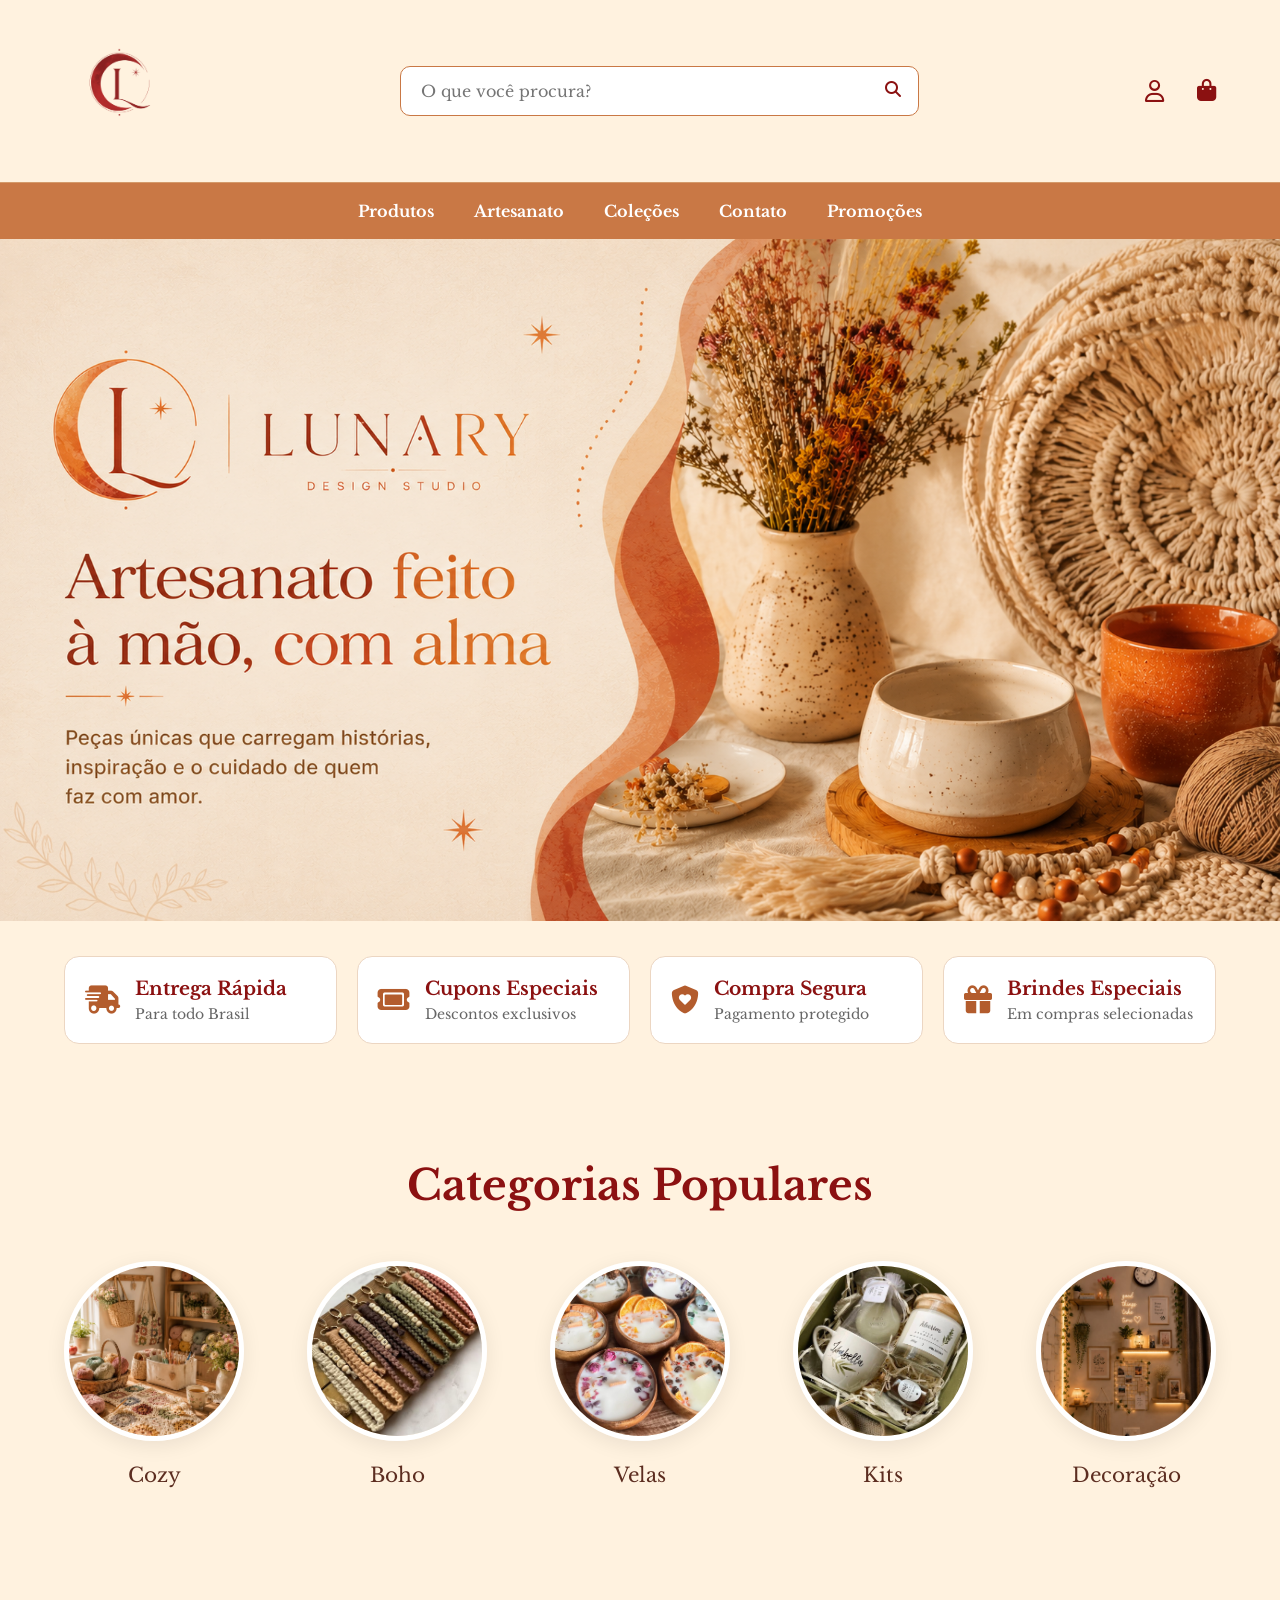
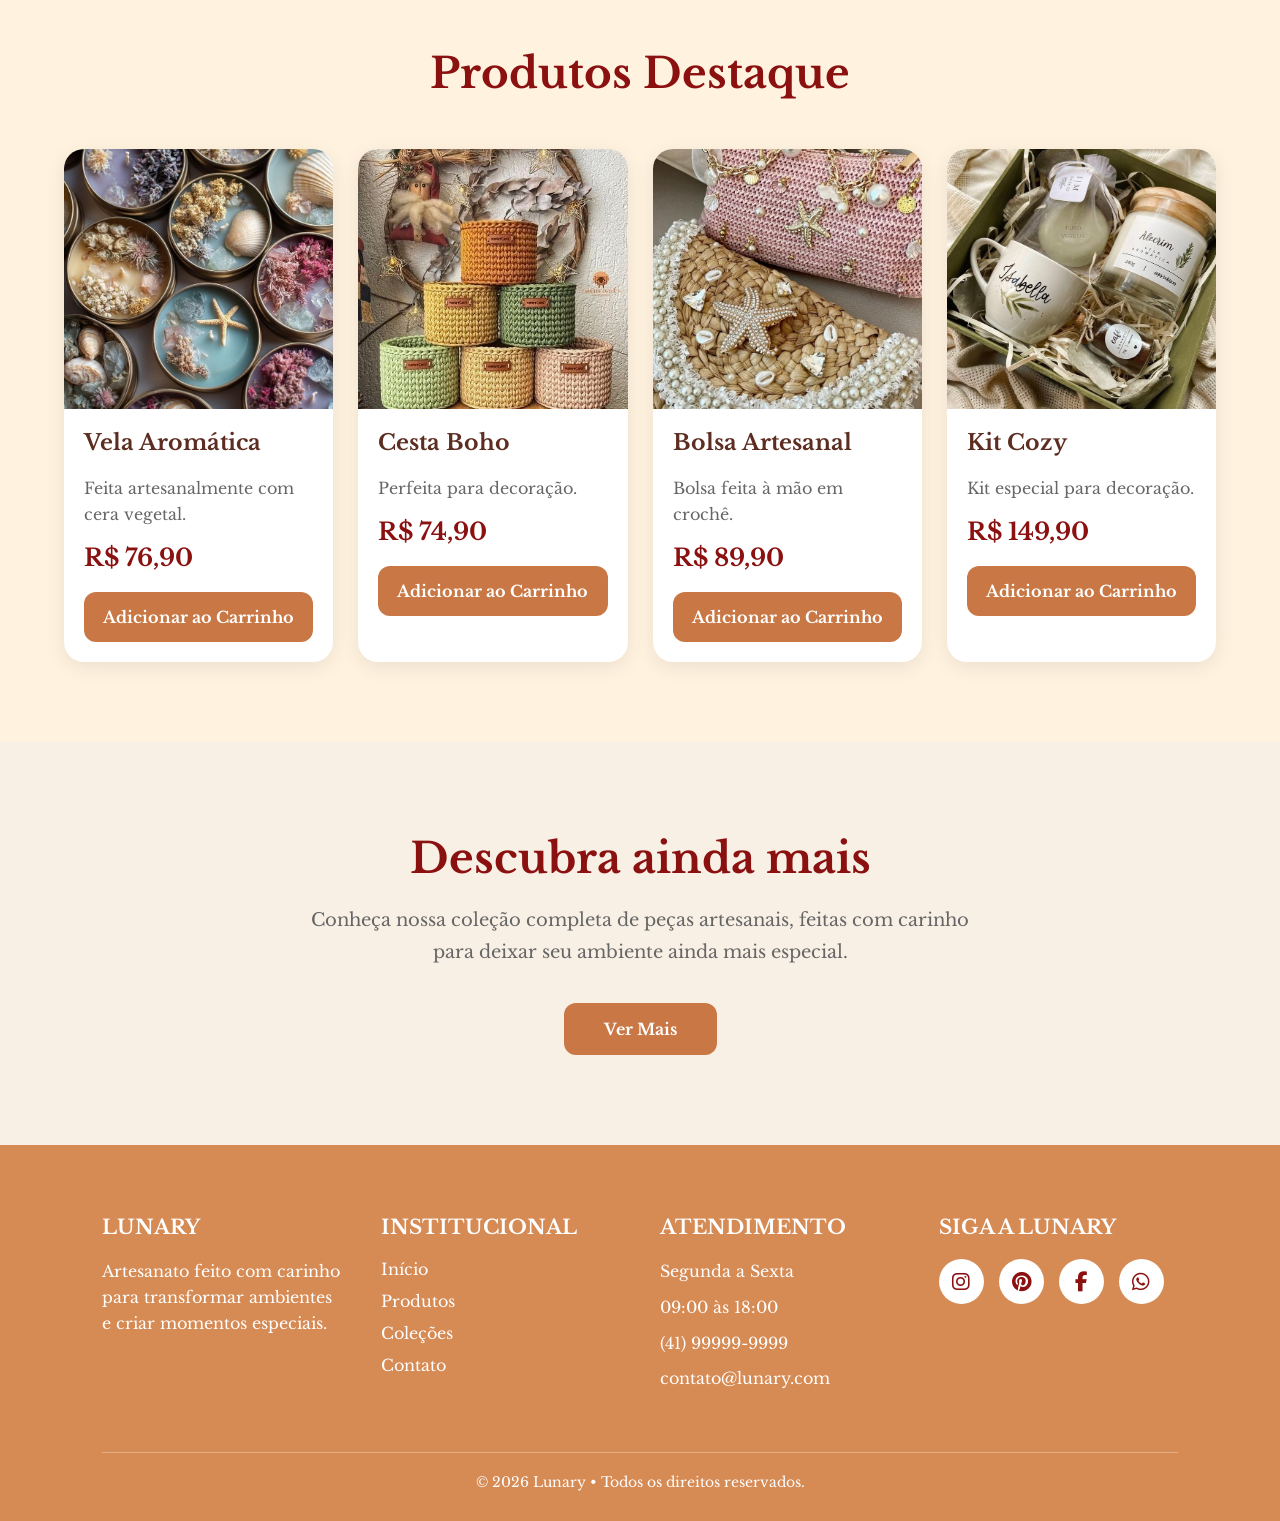
<file: ProjetoIntegrador/html/index.html>
<!DOCTYPE html>
<html lang="pt-br">

<head>

    <meta charset="UTF-8">
    <meta name="viewport" content="width=device-width, initial-scale=1.0">

    <title>Início - Lunary | Arte e Design</title>

    <link rel="icon" href="../img/logo_lunary.png" type="image/x-icon">

    <link rel="stylesheet" href="../css/inicio.css">

    <!-- Fonte -->
    <link href="https://fonts.googleapis.com/css2?family=Libre+Baskerville:wght@400;700&display=swap" rel="stylesheet">

    <!-- Ícones -->
    <link rel="stylesheet" href="https://cdnjs.cloudflare.com/ajax/libs/font-awesome/6.5.1/css/all.min.css">

</head>

<body>

    <!-- HEADER -->

    <header>

        <div class="logo">

            <a href="index.html">
                <img src="../img/logo.png" alt="Lunary">
            </a>

        </div>


        <div class="search-box">

            <input type="text" id="pesquisa" placeholder="O que você procura?" onkeyup="pesquisarProdutos()">

            <i class="fa-solid fa-magnifying-glass"></i>

            <div id="resultadoPesquisa" class="resultado-pesquisa"></div>

        </div>


        <div class="icons">

            <a href="login.html" class="usuario" id="linkUsuario">
                <i class="fa-regular fa-user"></i>
                <span id="nomeUsuario"></span>
            </a>


            <a href="carrinho.html" class="icone-carrinho">

                <i class="fa-solid fa-bag-shopping"></i>

                <span id="contadorCarrinho">0</span>

            </a>

        </div>

    </header>


    <!-- MENU -->

    <nav>

        <a href="produtos.html">Produtos</a>

        <a href="artesanato.html">Artesanato</a>

        <a href="colecoes.html">Coleções</a>

        <a href="contato.html">Contato</a>

        <a href="promocoes.html">Promoções</a>

    </nav>


    <!-- BANNER -->

    <section class="banner">

        <img src="../img/banner.png" alt="Banner Lunary">

    </section>


    <!-- BENEFÍCIOS -->

    <section class="beneficios">

        <div class="card-beneficio">

            <i class="fa-solid fa-truck-fast"></i>

            <div>
                <h3>Entrega Rápida</h3>
                <p>Para todo Brasil</p>
            </div>

        </div>


        <div class="card-beneficio">

            <i class="fa-solid fa-ticket"></i>

            <div>
                <h3>Cupons Especiais</h3>
                <p>Descontos exclusivos</p>
            </div>

        </div>


        <div class="card-beneficio">

            <i class="fa-solid fa-shield-heart"></i>

            <div>
                <h3>Compra Segura</h3>
                <p>Pagamento protegido</p>
            </div>

        </div>


        <div class="card-beneficio">

            <i class="fa-solid fa-gift"></i>

            <div>
                <h3>Brindes Especiais</h3>
                <p>Em compras selecionadas</p>
            </div>

        </div>

    </section>


    <!-- CATEGORIAS -->

    <section class="categorias-populares">

        <h2>Categorias Populares</h2>

        <div class="categorias-container">

            <a href="produtos.html?categoria=cozy" class="categoria-item">
                <img src="../img/cozy.jpg" alt="Cozy">
                <p>Cozy</p>
            </a>

            <a href="produtos.html?categoria=boho" class="categoria-item">
                <img src="../img/boho.jpg" alt="Boho">
                <p>Boho</p>
            </a>

            <a href="produtos.html?categoria=velas" class="categoria-item">
                <img src="../img/velas.jpg" alt="Velas">
                <p>Velas</p>
            </a>

            <a href="produtos.html?categoria=kits" class="categoria-item">
                <img src="../img/kit.jpg" alt="Kits">
                <p>Kits</p>
            </a>

            <a href="produtos.html?categoria=decoracao" class="categoria-item">
                <img src="../img/decoracao.jpg" alt="Decoração">
                <p>Decoração</p>
            </a>

        </div>

    </section>



    <!-- PRODUTOS -->

    <section class="produtos">

        <h2>Produtos Destaque</h2>


        <!-- PRODUTOS FIXOS -->

        <div class="produtos-container">


            <!-- VELA -->

            <div class="produto-card" id="vela-aromatica">

                <div class="produto-imagens">

                    <img src="../img/velaaromatica.jpg" alt="Vela Aromática">

                    <img src="../img/velaaromatica2.jpg" alt="Vela Aromática">

                </div>


                <h3>Vela Aromática</h3>

                <p>
                    Feita artesanalmente com cera vegetal.
                </p>

                <span>
                    R$ 76,90
                </span>


                <button onclick="adicionarCarrinho(
                        'Vela Aromática',
                        76.90,
                        '../img/velaaromatica.jpg'
                    )">

                    Adicionar ao Carrinho

                </button>

            </div>


            <!-- CESTA -->

            <div class="produto-card" id="cesta-boho">

                <div class="produto-imagens">

                    <img src="../img/cesta.jpg" alt="Cesta Boho">

                    <img src="../img/cesta2.jpg" alt="Cesta Boho">

                </div>


                <h3>Cesta Boho</h3>

                <p>
                    Perfeita para decoração.
                </p>

                <span>
                    R$ 74,90
                </span>


                <button onclick="adicionarCarrinho(
                        'Cesta Boho',
                        74.90,
                        '../img/cesta.jpg'
                    )">

                    Adicionar ao Carrinho

                </button>

            </div>


            <!-- BOLSA -->

            <div class="produto-card" id="bolsa-artesanal">

                <div class="produto-imagens">

                    <img src="../img/bolsa.jpg" alt="Bolsa Artesanal">

                    <img src="../img/bolsa2.jpg" alt="Bolsa Artesanal">

                </div>


                <h3>Bolsa Artesanal</h3>

                <p>
                    Bolsa feita à mão em crochê.
                </p>

                <span>
                    R$ 89,90
                </span>


                <button onclick="adicionarCarrinho(
                        'Bolsa Artesanal',
                        89.90,
                        '../img/bolsa.jpg'
                    )">

                    Adicionar ao Carrinho

                </button>

            </div>


            <!-- KIT -->

            <div class="produto-card" id="kit-cozy">

                <div class="produto-imagens">

                    <img src="../img/kit.jpg" alt="Kit Cozy">

                    <img src="../img/kit2.jpg" alt="Kit Cozy">

                </div>


                <h3>Kit Cozy</h3>

                <p>
                    Kit especial para decoração.
                </p>

                <span>
                    R$ 149,90
                </span>


                <button onclick="adicionarCarrinho(
                        'Kit Cozy',
                        149.90,
                        '../img/kitcozy.jpg'
                    )">

                    Adicionar ao Carrinho

                </button>

            </div>

        </div>




    </section>


    <!-- VER MAIS -->

    <section class="ver-mais">

        <h2>Descubra ainda mais</h2>

        <p>
            Conheça nossa coleção completa de peças artesanais,
            feitas com carinho para deixar seu ambiente ainda mais especial.
        </p>

        <a href="produtos.html" class="btn-vermais">
            Ver Mais
        </a>

    </section>


    <!-- BOTÃO VOLTAR AO TOPO -->

    <button id="btnTopo" title="Voltar ao topo">

        <i class="fa-solid fa-arrow-up"></i>

    </button>


    <!-- FOOTER -->

    <footer class="footer">

        <div class="footer-container">


            <div class="footer-col">

                <h3>LUNARY</h3>

                <p>
                    Artesanato feito com carinho para transformar ambientes
                    e criar momentos especiais.
                </p>

            </div>


            <div class="footer-col">

                <h3>INSTITUCIONAL</h3>

                <a href="index.html">Início</a>

                <a href="produtos.html">Produtos</a>

                <a href="colecoes.html">Coleções</a>

                <a href="contato.html">Contato</a>

            </div>


            <div class="footer-col">

                <h3>ATENDIMENTO</h3>

                <p>Segunda a Sexta</p>

                <p>09:00 às 18:00</p>

                <p>(41) 99999-9999</p>

                <p>contato@lunary.com</p>

            </div>


            <div class="footer-col">

                <h3>SIGA A LUNARY</h3>

                <div class="social">

                    <a href="#">
                        <i class="fab fa-instagram"></i>
                    </a>

                    <a href="#">
                        <i class="fab fa-pinterest"></i>
                    </a>

                    <a href="#">
                        <i class="fab fa-facebook-f"></i>
                    </a>

                    <a href="#">
                        <i class="fab fa-whatsapp"></i>
                    </a>

                </div>

            </div>

        </div>


        <div class="footer-bottom">

            © 2026 Lunary • Todos os direitos reservados.

        </div>

    </footer>


    <!-- TOAST -->

    <div id="toast">

        <i class="fa-solid fa-check"></i>

        Produto adicionado ao carrinho!

    </div>


    <!-- JAVASCRIPT -->

    <script src="../js/pesquisa.js"></script>

    <script src="../js/carrinho.js"></script>

    <script src="../js/usuario.js"></script>





</body>

</html>
</file>
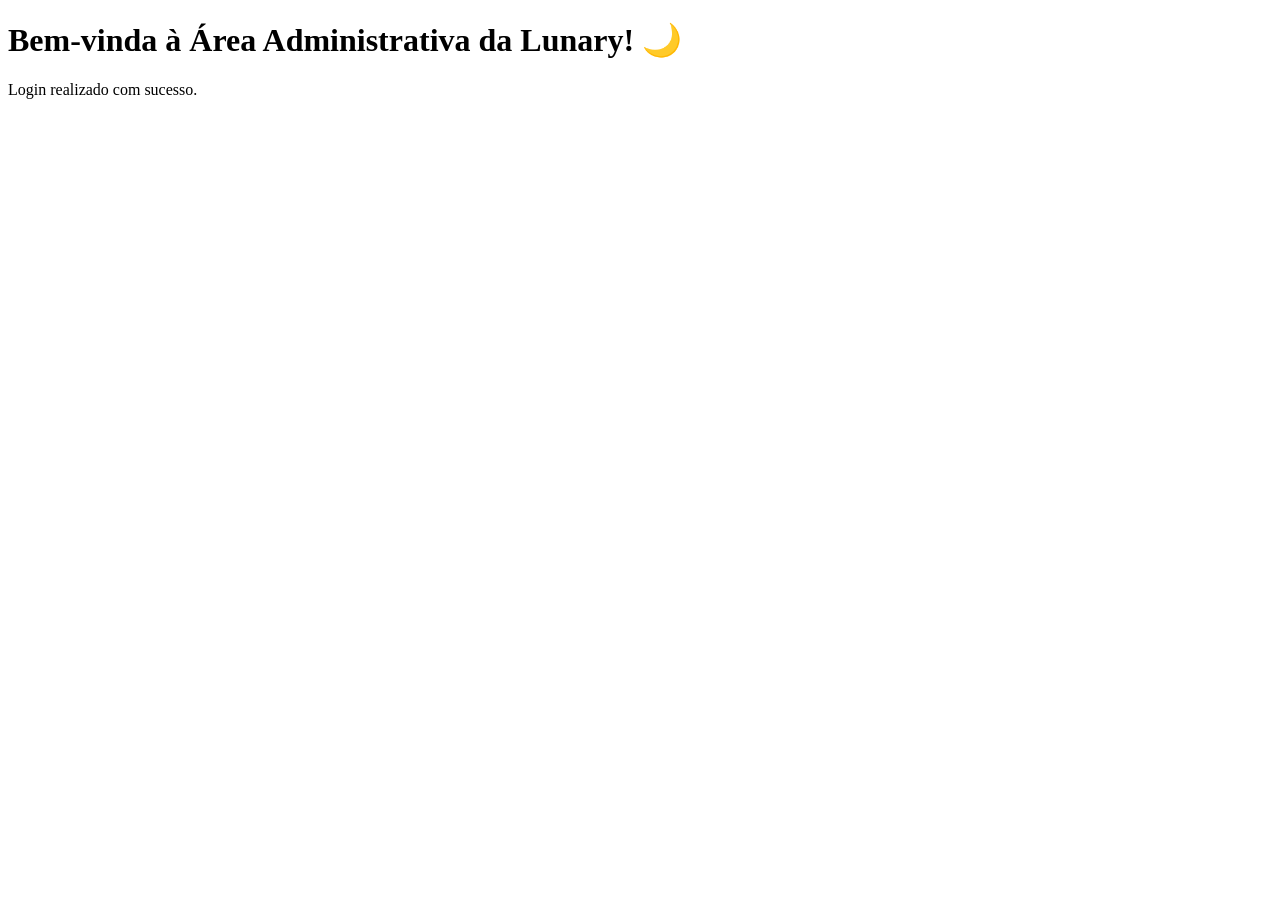
<file: ProjetoIntegrador/html/acessoadmin.html>
<!DOCTYPE html>
<html lang="pt-BR">

<head>
    <meta charset="UTF-8">
    <title>Painel Administrativo | Lunary</title>
</head>

<body>

    <h1>Bem-vinda à Área Administrativa da Lunary! 🌙</h1>

    <p>Login realizado com sucesso.</p>

</body>

</html>
</file>
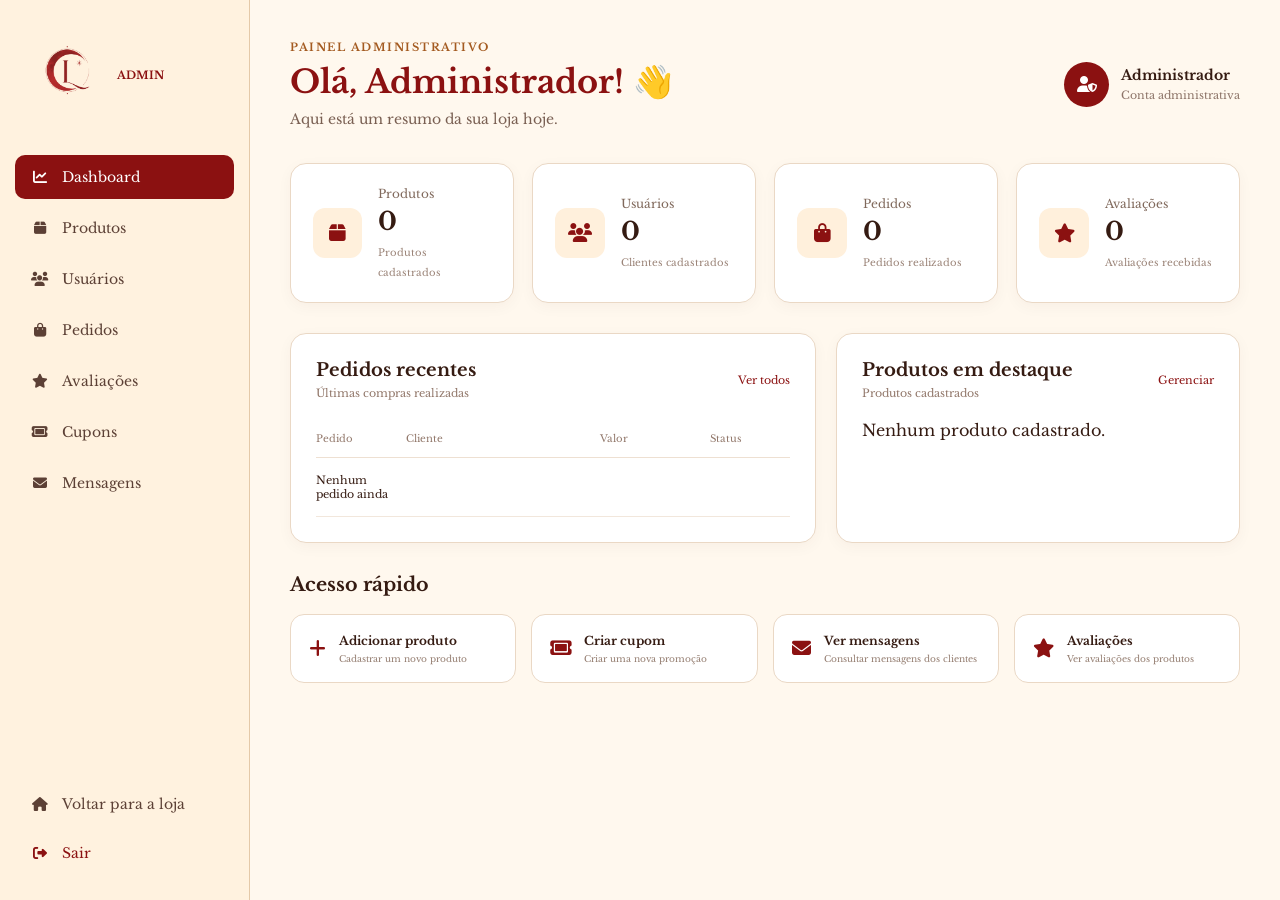
<file: ProjetoIntegrador/html/admin.html>
<!DOCTYPE html>
<html lang="pt-BR">

<head>

    <meta charset="UTF-8">
    <meta name="viewport" content="width=device-width, initial-scale=1.0">

    <title>Painel Administrativo | Lunary</title>

    <link rel="icon" href="../img/logo_lunary.png" type="image/x-icon">

    <link rel="stylesheet" href="../css/admin.css">

    <link
        href="https://fonts.googleapis.com/css2?family=Libre+Baskerville:wght@400;700&display=swap"
        rel="stylesheet">

    <link
        rel="stylesheet"
        href="https://cdnjs.cloudflare.com/ajax/libs/font-awesome/6.5.1/css/all.min.css">

</head>

<body>

    <!-- MENU LATERAL -->

    <aside class="sidebar">

        <div class="logo">
            <img src="../img/logo.png" alt="Lunary">
            <span>ADMIN</span>
        </div>

        <nav class="menu-admin">

            <a href="#dashboard" class="ativo" onclick="mostrarSecao('dashboard', this)">
                <i class="fa-solid fa-chart-line"></i>
                Dashboard
            </a>

            <a href="#produtos" onclick="mostrarSecao('produtos', this)">
                <i class="fa-solid fa-box"></i>
                Produtos
            </a>

            <a href="#usuarios" onclick="mostrarSecao('usuarios', this)">
                <i class="fa-solid fa-users"></i>
                Usuários
            </a>

            <a href="#pedidos" onclick="mostrarSecao('pedidos', this)">
                <i class="fa-solid fa-bag-shopping"></i>
                Pedidos
            </a>

            <a href="#avaliacoes" onclick="mostrarSecao('avaliacoes', this)">
                <i class="fa-solid fa-star"></i>
                Avaliações
            </a>

            <a href="#cupons" onclick="mostrarSecao('cupons', this)">
                <i class="fa-solid fa-ticket"></i>
                Cupons
            </a>

            <a href="#mensagens" onclick="mostrarSecao('mensagens', this)">
                <i class="fa-solid fa-envelope"></i>
                Mensagens
            </a>

        </nav>

        <div class="menu-final">

            <a href="index.html">
                <i class="fa-solid fa-house"></i>
                Voltar para a loja
            </a>

            <a href="login-admin.html" class="sair">
                <i class="fa-solid fa-right-from-bracket"></i>
                Sair
            </a>

        </div>

    </aside>


    <!-- CONTEÚDO -->

    <main class="conteudo">


        <!-- DASHBOARD -->

        <section id="dashboard" class="secao-admin">

            <header class="topo">

                <div>
                    <p class="pequeno">PAINEL ADMINISTRATIVO</p>

                    <h1>Olá, Administrador! 👋</h1>

                    <p class="descricao">
                        Aqui está um resumo da sua loja hoje.
                    </p>
                </div>

                <div class="perfil-admin">

                    <div class="icone-perfil">
                        <i class="fa-solid fa-user-shield"></i>
                    </div>

                    <div>
                        <strong>Administrador</strong>
                        <span>Conta administrativa</span>
                    </div>

                </div>

            </header>


            <!-- CARDS -->

            <section class="cards">

                <div class="card">

                    <div class="card-icone">
                        <i class="fa-solid fa-box"></i>
                    </div>

                    <div>
                        <p>Produtos</p>
                        <h2 id="totalProdutos">0</h2>
                        <span>Produtos cadastrados</span>
                    </div>

                </div>


                <div class="card">

                    <div class="card-icone">
                        <i class="fa-solid fa-users"></i>
                    </div>

                    <div>
                        <p>Usuários</p>
                        <h2 id="totalUsuarios">0</h2>
                        <span>Clientes cadastrados</span>
                    </div>

                </div>


                <div class="card">

                    <div class="card-icone">
                        <i class="fa-solid fa-bag-shopping"></i>
                    </div>

                    <div>
                        <p>Pedidos</p>
                        <h2 id="totalPedidos">0</h2>
                        <span>Pedidos realizados</span>
                    </div>

                </div>


                <div class="card">

                    <div class="card-icone">
                        <i class="fa-solid fa-star"></i>
                    </div>

                    <div>
                        <p>Avaliações</p>
                        <h2 id="totalAvaliacoes">0</h2>
                        <span>Avaliações recebidas</span>
                    </div>

                </div>

            </section>


            <!-- PAINÉIS -->

            <section class="painel-grid">

                <div class="painel">

                    <div class="painel-titulo">

                        <div>
                            <h2>Pedidos recentes</h2>
                            <p>Últimas compras realizadas</p>
                        </div>

                        <a href="#pedidos"
                           onclick="mostrarSecao('pedidos', document.querySelector('.menu-admin a:nth-child(4)'))">
                            Ver todos
                        </a>

                    </div>

                    <div class="tabela">

                        <div class="tabela-cabecalho">
                            <span>Pedido</span>
                            <span>Cliente</span>
                            <span>Valor</span>
                            <span>Status</span>
                        </div>

                        <div id="listaPedidos">

                            <div class="pedido">
                                <span>Nenhum pedido ainda</span>
                            </div>

                        </div>

                    </div>

                </div>


                <div class="painel">

                    <div class="painel-titulo">

                        <div>
                            <h2>Produtos em destaque</h2>
                            <p>Produtos cadastrados</p>
                        </div>

                        <a href="#produtos"
                           onclick="mostrarSecao('produtos', document.querySelector('.menu-admin a:nth-child(2)'))">
                            Gerenciar
                        </a>

                    </div>

                    <div id="produtosDestaque"></div>

                </div>

            </section>


            <!-- ATALHOS -->

            <section class="atalhos">

                <h2>Acesso rápido</h2>

                <div class="atalhos-container">

                    <a href="#produtos"
                       class="atalho"
                       onclick="mostrarSecao('produtos', document.querySelector('.menu-admin a:nth-child(2)'))">

                        <i class="fa-solid fa-plus"></i>

                        <div>
                            <strong>Adicionar produto</strong>
                            <span>Cadastrar um novo produto</span>
                        </div>

                    </a>


                    <a href="#cupons"
                       class="atalho"
                       onclick="mostrarSecao('cupons', document.querySelector('.menu-admin a:nth-child(6)'))">

                        <i class="fa-solid fa-ticket"></i>

                        <div>
                            <strong>Criar cupom</strong>
                            <span>Criar uma nova promoção</span>
                        </div>

                    </a>


                    <a href="#mensagens"
                       class="atalho"
                       onclick="mostrarSecao('mensagens', document.querySelector('.menu-admin a:nth-child(7)'))">

                        <i class="fa-solid fa-envelope"></i>

                        <div>
                            <strong>Ver mensagens</strong>
                            <span>Consultar mensagens dos clientes</span>
                        </div>

                    </a>


                    <a href="#avaliacoes"
                       class="atalho"
                       onclick="mostrarSecao('avaliacoes', document.querySelector('.menu-admin a:nth-child(5)'))">

                        <i class="fa-solid fa-star"></i>

                        <div>
                            <strong>Avaliações</strong>
                            <span>Ver avaliações dos produtos</span>
                        </div>

                    </a>

                </div>

            </section>

        </section>


        <!-- PRODUTOS -->

        <section id="produtos" class="secao-admin secao-extra">

            <div class="topo-secao">

                <div>
                    <p class="pequeno">GERENCIAMENTO</p>

                    <h1>Produtos</h1>

                    <p class="descricao">
                        Adicione, edite ou exclua os produtos da sua loja.
                    </p>
                </div>

                <button
                    type="button"
                    class="btn-adicionar"
                    onclick="abrirFormularioProduto()">

                    <i class="fa-solid fa-plus"></i>

                    Adicionar produto

                </button>

            </div>


            <!-- FORMULÁRIO -->

            <div id="formularioProduto" class="form-produto">

                <h2 id="tituloFormularioProduto">
                    Novo produto
                </h2>

                <input type="hidden" id="idProduto">

                <input
                    type="text"
                    id="nomeProduto"
                    placeholder="Nome do produto">

                <input
                    type="number"
                    id="precoProduto"
                    placeholder="Preço"
                    step="0.01"
                    min="0">

                <input
                    type="text"
                    id="categoriaProduto"
                    placeholder="Categoria">

                <input
                    type="number"
                    id="estoqueProduto"
                    placeholder="Estoque"
                    min="0">

                <input
                    type="text"
                    id="imagemProduto"
                    placeholder="Caminho da imagem">

                <textarea
                    id="descricaoProduto"
                    placeholder="Descrição do produto"></textarea>

                <div class="botoes-form">

                    <button
                        type="button"
                        class="btn-salvar"
                        onclick="salvarProduto()">

                        <i class="fa-solid fa-floppy-disk"></i>
                        Salvar produto

                    </button>

                    <button
                        type="button"
                        class="btn-cancelar"
                        onclick="fecharFormularioProduto()">

                        Cancelar

                    </button>

                </div>

            </div>


            <!-- LISTA -->

            <div class="lista-produtos-admin">

                <div id="listaProdutos"></div>

            </div>

        </section>


        <!-- USUÁRIOS -->

        <section id="usuarios" class="secao-admin secao-extra">

            <div class="topo-secao">

                <div>
                    <p class="pequeno">CLIENTES</p>

                    <h1>Usuários</h1>

                    <p class="descricao">
                        Usuários cadastrados na Lunary.
                    </p>
                </div>

            </div>

            <div class="painel">

                <div id="listaUsuarios">
                    <p>Nenhum usuário cadastrado.</p>
                </div>

            </div>

        </section>


        <!-- PEDIDOS -->

        <section id="pedidos" class="secao-admin secao-extra">

            <div class="topo-secao">

                <div>
                    <p class="pequeno">VENDAS</p>

                    <h1>Pedidos</h1>

                    <p class="descricao">
                        Consulte os pedidos realizados.
                    </p>
                </div>

            </div>

            <div class="painel">

                <div id="todosPedidos">
                    <p>Nenhum pedido realizado.</p>
                </div>

            </div>

        </section>


        <!-- AVALIAÇÕES -->

        <section id="avaliacoes" class="secao-admin secao-extra">

            <div class="topo-secao">

                <div>
                    <p class="pequeno">CLIENTES</p>

                    <h1>Avaliações</h1>

                    <p class="descricao">
                        Avaliações recebidas nos produtos.
                    </p>
                </div>

            </div>

            <div class="painel">

                <div id="listaAvaliacoes">
                    <p>Nenhuma avaliação encontrada.</p>
                </div>

            </div>

        </section>


        <!-- CUPONS -->

        <section id="cupons" class="secao-admin secao-extra">

            <div class="topo-secao">

                <div>
                    <p class="pequeno">PROMOÇÕES</p>

                    <h1>Cupons</h1>

                    <p class="descricao">
                        Gerencie os cupons de desconto.
                    </p>
                </div>

            </div>

            <div class="painel">

                <div id="listaCupons">
                    <p>Cupons disponíveis.</p>
                </div>

            </div>

        </section>


        <!-- MENSAGENS -->

        <section id="mensagens" class="secao-admin secao-extra">

            <div class="topo-secao">

                <div>
                    <p class="pequeno">CONTATO</p>

                    <h1>Mensagens</h1>

                    <p class="descricao">
                        Mensagens enviadas pelos clientes.
                    </p>
                </div>

            </div>

            <div class="painel">

                <div id="listaMensagens">
                    <p>Nenhuma mensagem encontrada.</p>
                </div>

            </div>

        </section>

    </main>


    <script src="../js/admin.js"></script>

</body>

</html>
</file>
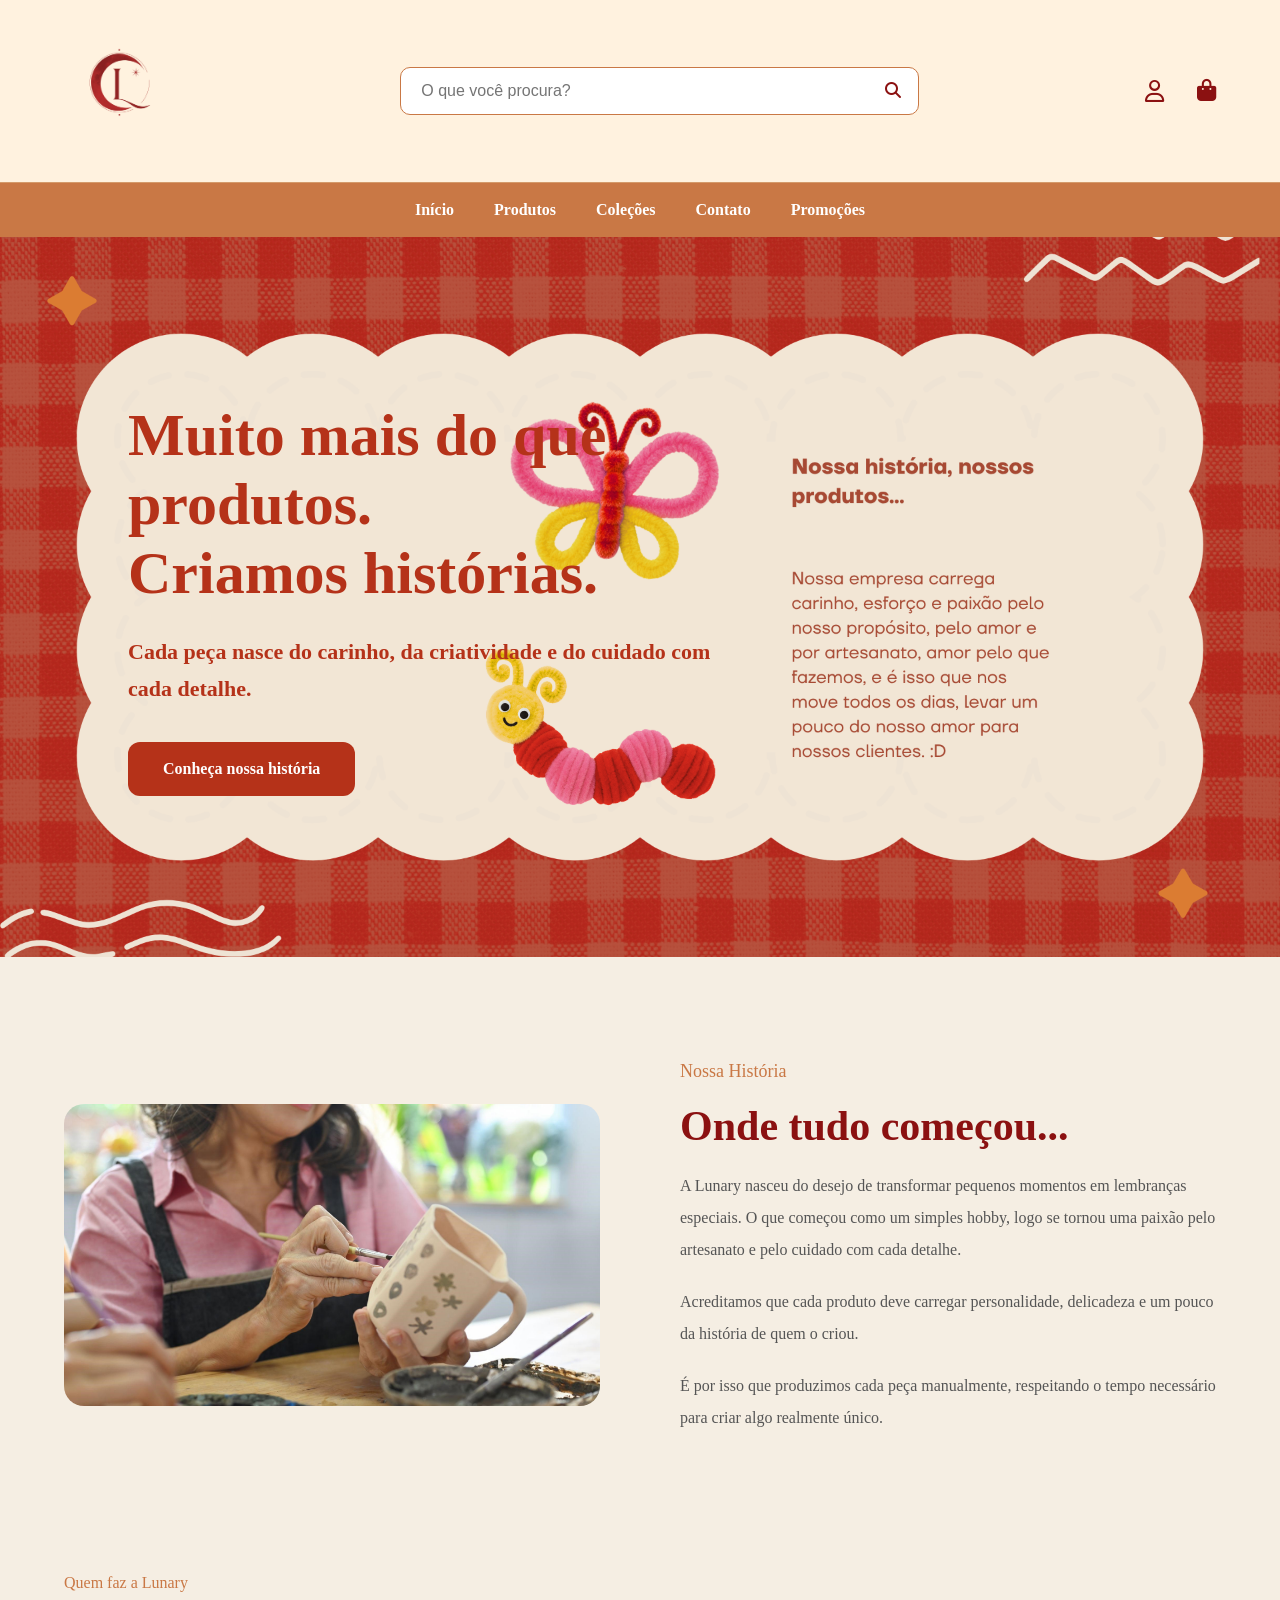
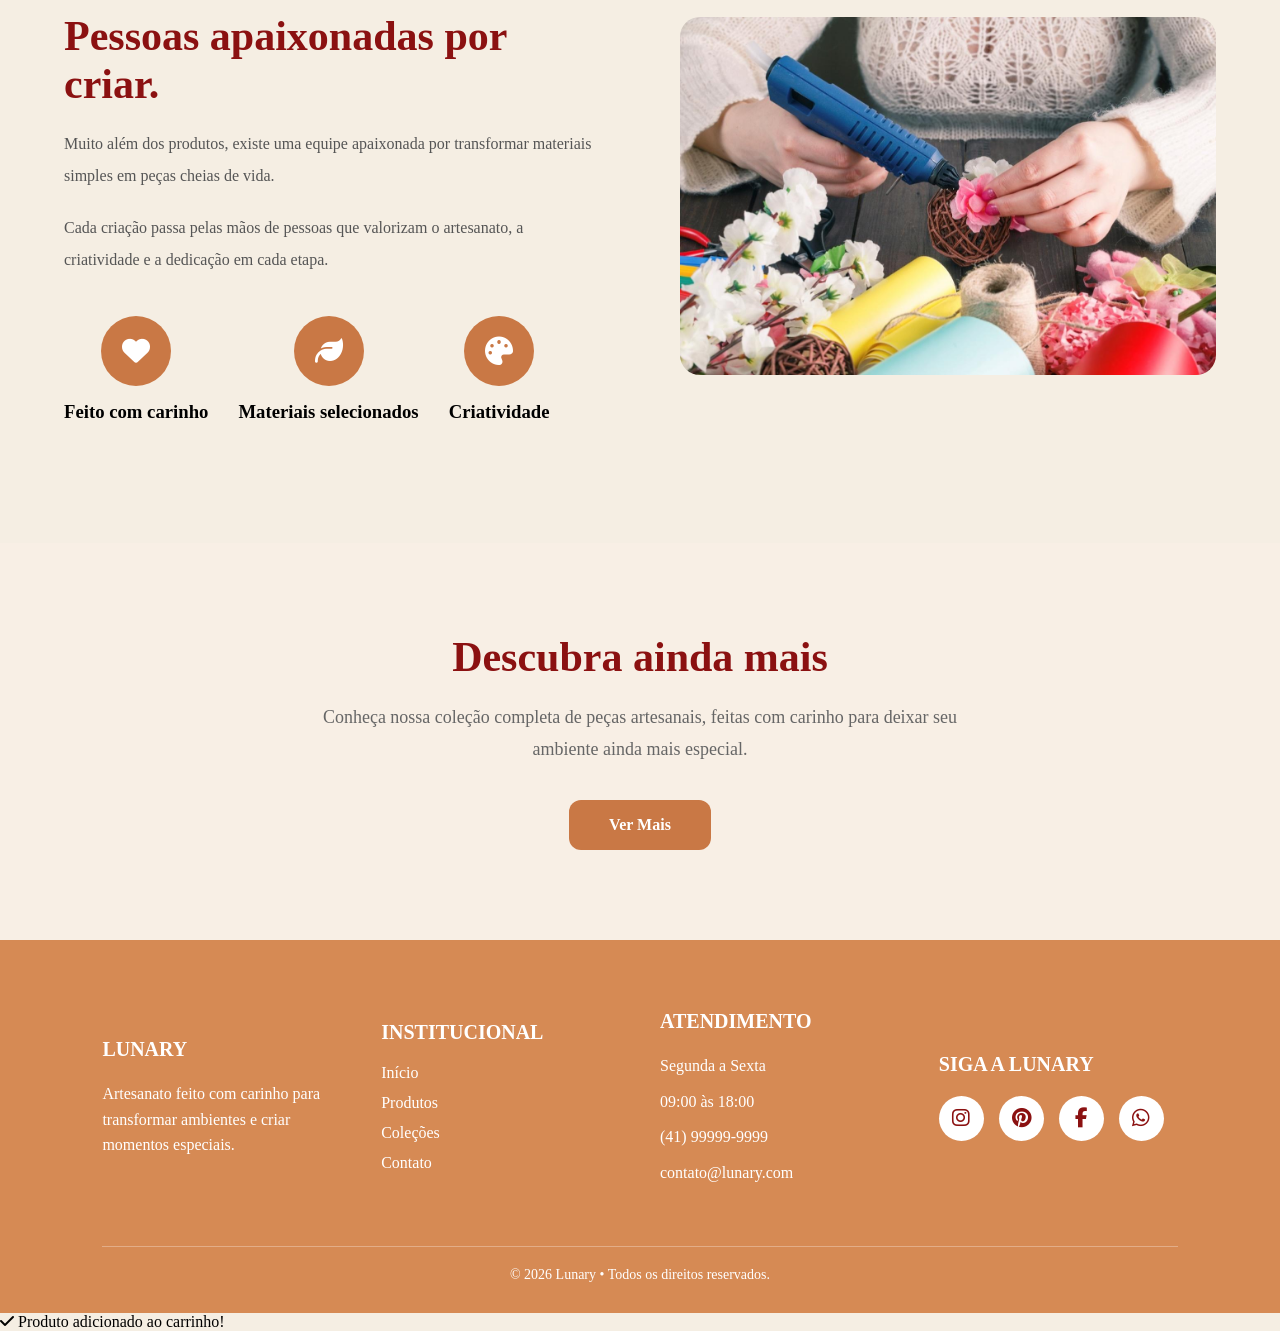
<file: ProjetoIntegrador/html/artesanato.html>
<!DOCTYPE html>
<html lang="pt-br">

<head>
    <meta charset="UTF-8">
    <meta name="viewport" content="width=device-width, initial-scale=1.0">
    <title>Artesanato - Lunary | Arte e Design</title>
    <link rel="icon" href="../img/logo_lunary.png" type="image/x-icon">

    <link rel="stylesheet" href="../css/artesanato.css">

    <!-- Fonte -->
    <link href="https://fonts.googleapis.com/css2?family=Libre+Baskerville:wght@400;700&display=swap" rel="stylesheet">

    <!-- Ícones -->
    <link rel="stylesheet" href="https://cdnjs.cloudflare.com/ajax/libs/font-awesome/6.5.1/css/all.min.css">
</head>

<body>

    <header>

        <div class="logo">
            <a href="index.html">
                <img src="../img/logo.png" alt="Lunary">
            </a>
        </div>

        <div class="search-box">
            <input type="text" placeholder="O que você procura?">
            <i class="fa-solid fa-magnifying-glass"></i>
        </div>

        <div class="icons">
            <a href="login.html" class="usuario" id="linkUsuario">
                <i class="fa-regular fa-user"></i>
                <span id="nomeUsuario"></span>
            </a>

            <a href="carrinho.html" class="icone-carrinho">
                <i class="fa-solid fa-bag-shopping"></i>
                <span id="contadorCarrinho">0</span>
            </a>
        </div>

    </header>

    <nav>

        <a href="index.html">Início</a>
        <a href="produtos.html">Produtos</a>
        <a href="colecoes.html">Coleções</a>
        <a href="contato.html">Contato</a>
        <a href="promocoes.html">Promoções</a>

    </nav>

    <!-- ================================================= -->

    <section class="banner-artesanato">

        <img src="../img/banner_artesanato.png">

        <div class="banner-texto">

            <h1>
                Muito mais do que produtos.
                <br>
                Criamos histórias.
            </h1>

            <p>

                Cada peça nasce do carinho,
                da criatividade e do cuidado com cada detalhe.

            </p>

            <a href="#historia">
                Conheça nossa história
            </a>

        </div>

    </section>

    <!-- ================================================= -->

    <section class="historia" id="historia">

        <div class="historia-imagem">

            <img src="../img/atelie.png">

        </div>

        <div class="historia-texto">

            <span>Nossa História</span>

            <h2>
                Onde tudo começou...
            </h2>

            <p>

                A Lunary nasceu do desejo de transformar pequenos momentos em
                lembranças especiais. O que começou como um simples hobby,
                logo se tornou uma paixão pelo artesanato e pelo cuidado com
                cada detalhe.

            </p>

            <p>

                Acreditamos que cada produto deve carregar personalidade,
                delicadeza e um pouco da história de quem o criou.

            </p>

            <p>

                É por isso que produzimos cada peça manualmente,
                respeitando o tempo necessário para criar algo realmente
                único.

            </p>

        </div>

    </section>

    <!-- ================================================= -->

    <section class="criadores">

        <div class="criadores-texto">

            <span>Quem faz a Lunary</span>

            <h2>

                Pessoas apaixonadas por criar.

            </h2>

            <p>

                Muito além dos produtos, existe uma equipe apaixonada
                por transformar materiais simples em peças cheias de vida.

            </p>

            <p>

                Cada criação passa pelas mãos de pessoas que valorizam
                o artesanato, a criatividade e a dedicação em cada etapa.

            </p>

            <div class="qualidades">

                <div>

                    <i class="fa-solid fa-heart"></i>

                    <h3>Feito com carinho</h3>

                </div>

                <div>

                    <i class="fa-solid fa-leaf"></i>

                    <h3>Materiais selecionados</h3>

                </div>

                <div>

                    <i class="fa-solid fa-palette"></i>

                    <h3>Criatividade</h3>

                </div>

            </div>

        </div>

        <div class="criadores-imagem">

            <img src="../img/equipe.jpg">

        </div>
    </section>

    <section class="ver-mais">

        <h2>Descubra ainda mais</h2>

        <p>
            Conheça nossa coleção completa de peças artesanais,
            feitas com carinho para deixar seu ambiente ainda mais especial.
        </p>

        <a href="produtos.html" class="btn-vermais">
            Ver Mais
        </a>

    </section>
    <!-- BOTÃO VOLTAR AO TOPO -->

    <button id="btnTopo" title="Voltar ao topo">
        <i class="fa-solid fa-arrow-up"></i>
    </button>

    <!-- FOOTER -->

    <footer class="footer">

        <div class="footer-container">

            <div class="footer-col">

                <h3>LUNARY</h3>

                <p>
                    Artesanato feito com carinho para transformar ambientes
                    e criar momentos especiais.
                </p>

            </div>

            <div class="footer-col">

                <h3>INSTITUCIONAL</h3>

                <a href="index.html">Início</a>
                <a href="produtos.html">Produtos</a>
                <a href="colecoes.html">Coleções</a>
                <a href="contato.html">Contato</a>

            </div>

            <div class="footer-col">

                <h3>ATENDIMENTO</h3>

                <p>Segunda a Sexta</p>
                <p>09:00 às 18:00</p>
                <p>(41) 99999-9999</p>
                <p>contato@lunary.com</p>

            </div>

            <div class="footer-col">

                <h3>SIGA A LUNARY</h3>

                <div class="social">

                    <a href="#"><i class="fab fa-instagram"></i></a>

                    <a href="#"><i class="fab fa-pinterest"></i></a>

                    <a href="#"><i class="fab fa-facebook-f"></i></a>

                    <a href="#"><i class="fab fa-whatsapp"></i></a>

                </div>

            </div>

        </div>
        <!-- BOTÃO VOLTAR AO TOPO -->

        <button id="btnTopo" title="Voltar ao topo">
            <i class="fa-solid fa-arrow-up"></i>
        </button>
        <div class="footer-bottom">

            © 2026 Lunary • Todos os direitos reservados.

        </div>
    </footer>

    <!-- MENSAGEM DO CARRINHO -->

    <div id="toast">
        <i class="fa-solid fa-check"></i>
        Produto adicionado ao carrinho!
    </div>

    <script src="../js/carrinho.js"></script>
    <script src="../js/pesquisa.js"></script>
    <script src="../js/usuario.js"></script>

</body>

</html>
</file>
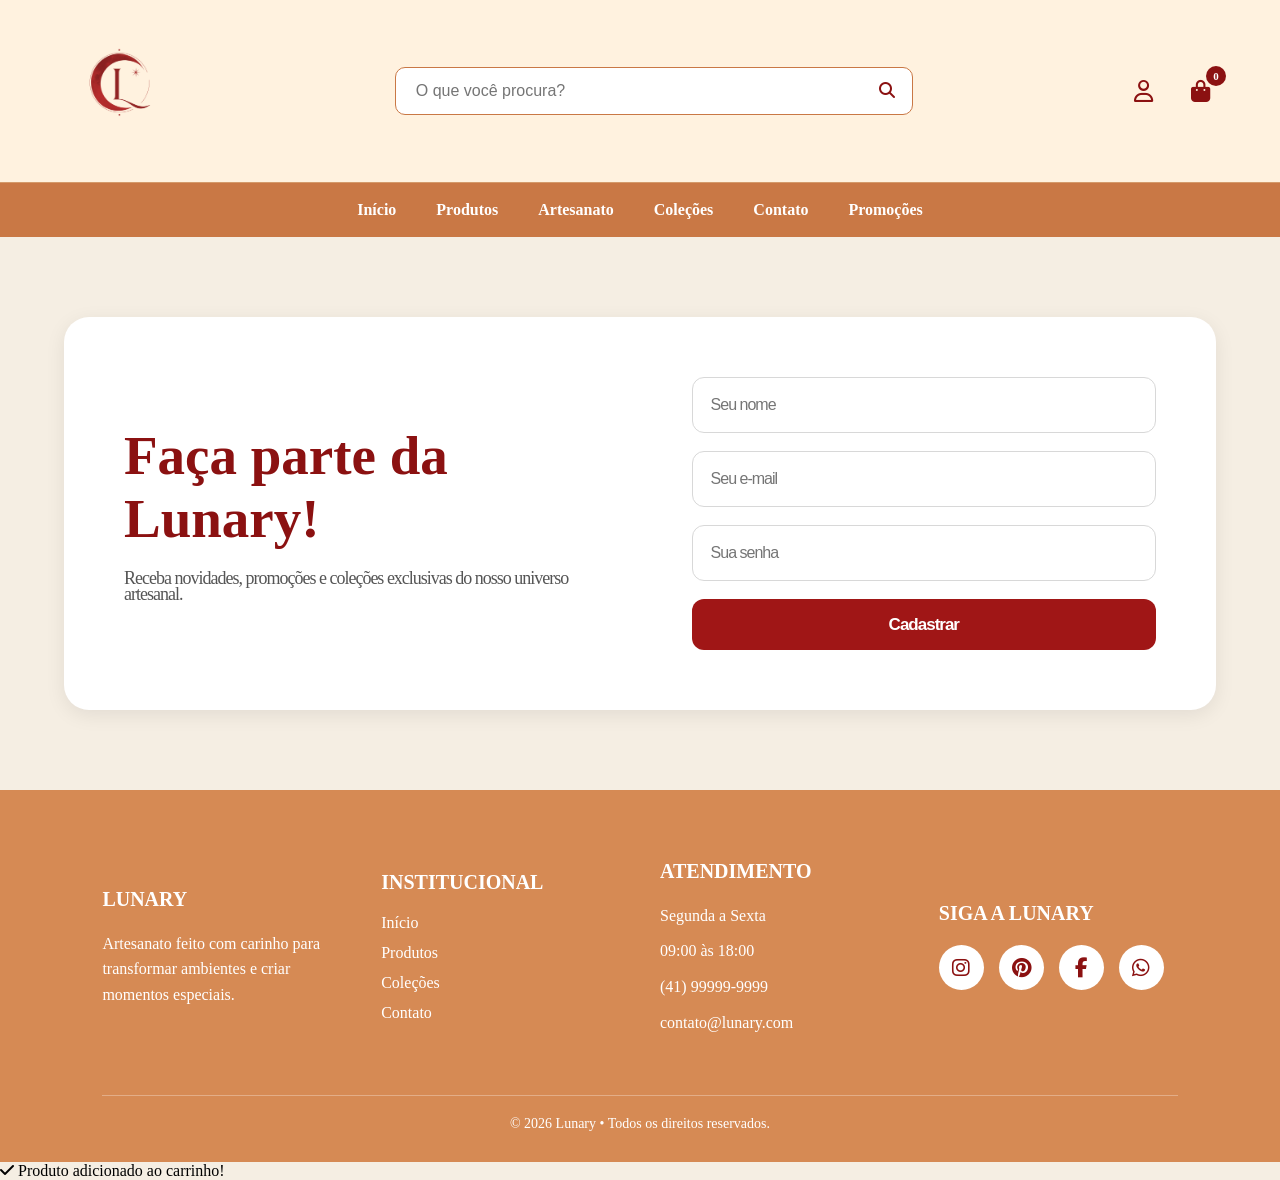
<file: ProjetoIntegrador/html/cadastro.html>
<!DOCTYPE html>
<html lang="en">

<head>
    <meta charset="UTF-8">
    <meta name="viewport" content="width=device-width, initial-scale=1.0">
    <title>Cadastro - Lunary | Arte e Design</title>
    <link rel="icon" href="../img/logo_lunary.png" type="image/x-icon">
    <link rel="stylesheet" href="../css/cadastro.css">
    <link rel="stylesheet" href="https://cdnjs.cloudflare.com/ajax/libs/font-awesome/6.5.1/css/all.min.css">
</head>

<body>

    <header>

        <div class="logo">
            <a href="index.html">
                <img src="../img/logo.png" alt="Lunary">
            </a>
        </div>

        <div class="search-box">
            <input type="text" placeholder="O que você procura?">
            <i class="fa-solid fa-magnifying-glass"></i>
        </div>

        <div class="icons">
            <a href="login.html" class="usuario" id="linkUsuario">
                <i class="fa-regular fa-user"></i>
                <span id="nomeUsuario"></span>
            </a>

            <a href="carrinho.html" class="icone-carrinho">
                <i class="fa-solid fa-bag-shopping"></i>
                <span id="contadorCarrinho">0</span>
            </a>
        </div>

    </header>


    <nav>

        <a href="index.html">Início</a>
        <a href="produtos.html">Produtos</a>
        <a href="artesanato.html">Artesanato</a>
        <a href="colecoes.html">Coleções</a>
        <a href="contato.html">Contato</a>
        <a href="promocoes.html">Promoções</a>

    </nav>


    <!-- CADASTRO -->

    <section class="cadastro">

        <div class="cadastro-container">

            <div class="cadastro-texto">
                <h2>Faça parte da Lunary!</h2>

                <p>
                    Receba novidades, promoções e coleções exclusivas
                    do nosso universo artesanal.
                </p>
            </div>

            <form class="form-cadastro" onsubmit="cadastrarUsuario(event)">

                <input type="text" id="nome" placeholder="Seu nome" required>

                <input type="email" id="email" placeholder="Seu e-mail" required>

                <input type="password" id="senha" placeholder="Sua senha" required>

                <button type="submit">
                    Cadastrar
                </button>

            </form>

        </div>

    </section>
    <!-- BOTÃO VOLTAR AO TOPO -->

    <button id="btnTopo" title="Voltar ao topo">
        <i class="fa-solid fa-arrow-up"></i>
    </button>

    <!-- FOOTER -->

    <footer class="footer">

        <div class="footer-container">

            <div class="footer-col">

                <h3>LUNARY</h3>

                <p>
                    Artesanato feito com carinho para transformar ambientes
                    e criar momentos especiais.
                </p>

            </div>

            <div class="footer-col">

                <h3>INSTITUCIONAL</h3>

                <a href="index.html">Início</a>
                <a href="produtos.html">Produtos</a>
                <a href="colecoes.html">Coleções</a>
                <a href="contato.html">Contato</a>

            </div>

            <div class="footer-col">

                <h3>ATENDIMENTO</h3>

                <p>Segunda a Sexta</p>
                <p>09:00 às 18:00</p>
                <p>(41) 99999-9999</p>
                <p>contato@lunary.com</p>

            </div>

            <div class="footer-col">

                <h3>SIGA A LUNARY</h3>

                <div class="social">

                    <a href="#"><i class="fab fa-instagram"></i></a>

                    <a href="#"><i class="fab fa-pinterest"></i></a>

                    <a href="#"><i class="fab fa-facebook-f"></i></a>

                    <a href="#"><i class="fab fa-whatsapp"></i></a>

                </div>

            </div>

        </div>
        <!-- BOTÃO VOLTAR AO TOPO -->

        <button id="btnTopo" title="Voltar ao topo">
            <i class="fa-solid fa-arrow-up"></i>
        </button>
        <div class="footer-bottom">

            © 2026 Lunary • Todos os direitos reservados.

        </div>
    </footer>

    <!-- MENSAGEM DO CARRINHO -->

    <div id="toast">
        <i class="fa-solid fa-check"></i>
        Produto adicionado ao carrinho!
    </div>

    <script src="../js/carrinho.js"></script>
    <script src="../js/pesquisa.js"></script>
    <script src="../js/usuario.js"></script>

</body>

</html>
</file>
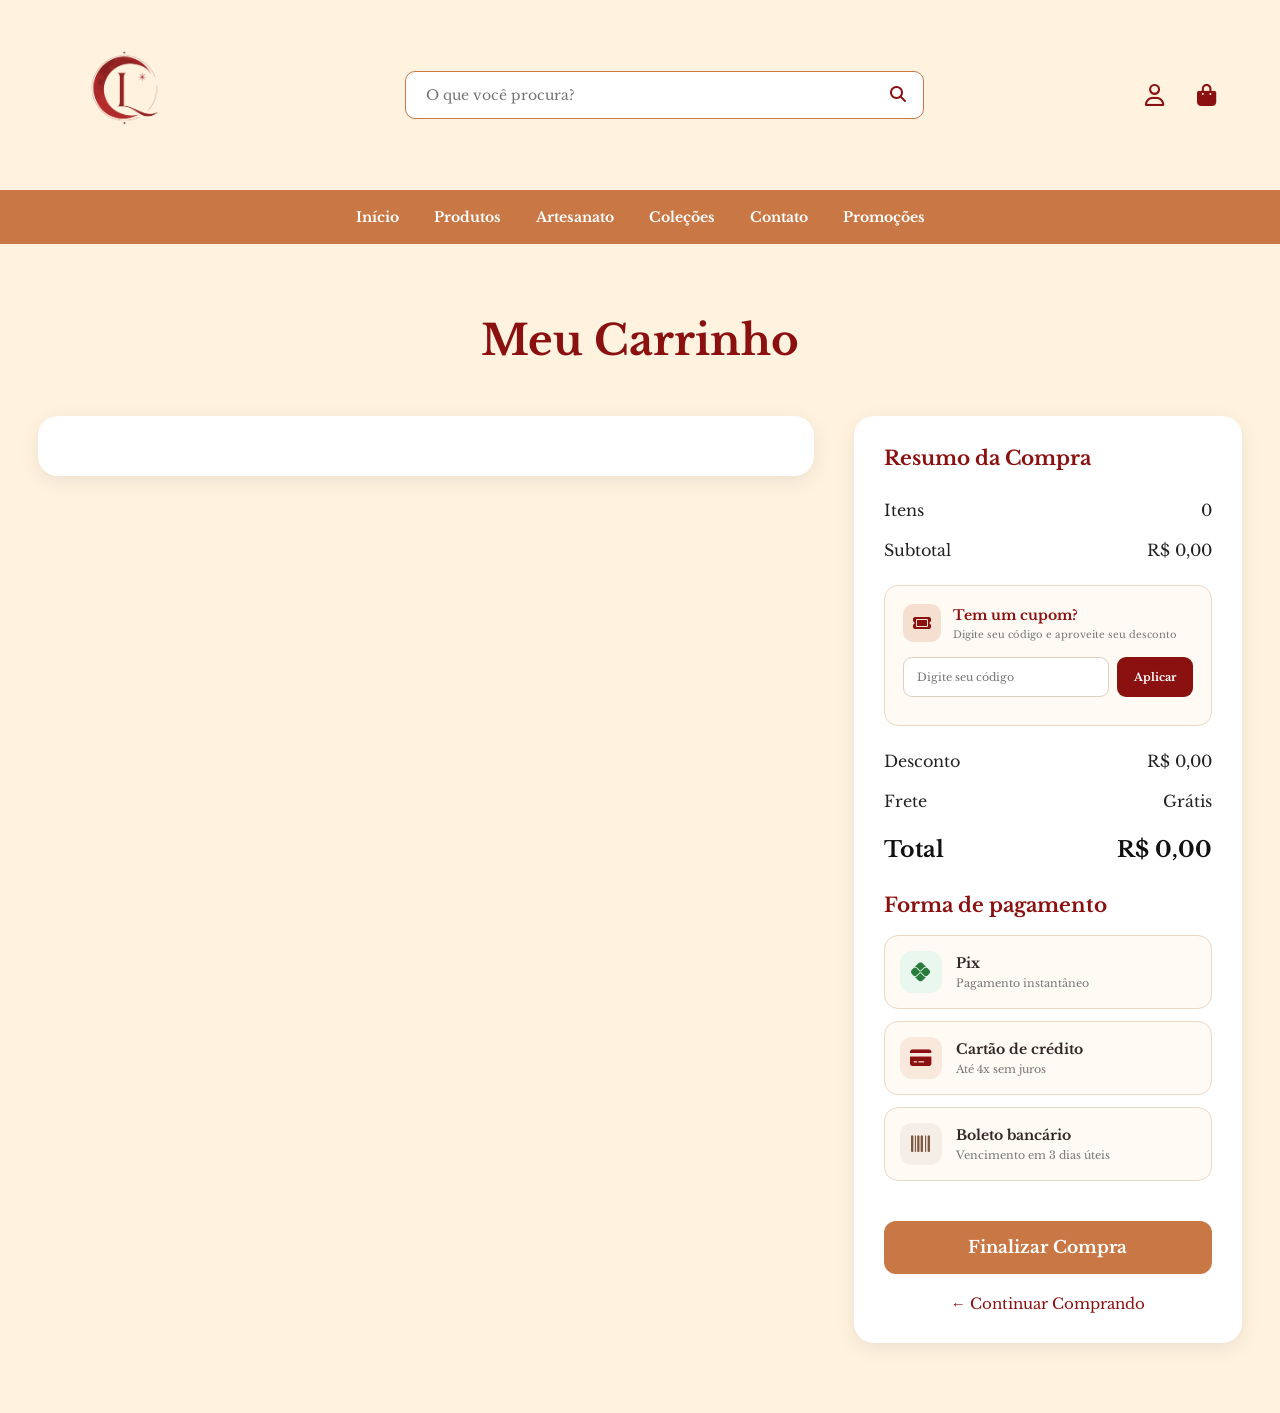
<file: ProjetoIntegrador/html/carrinho.html>
<!DOCTYPE html>
<html lang="pt-BR">

<head>
    <meta charset="UTF-8">
    <meta name="viewport" content="width=device-width, initial-scale=1.0">

    <title>Carrinho | Lunary</title>

    <link rel="icon" href="../img/logo_lunary.png" type="image/x-icon">

    <link rel="stylesheet" href="../css/carrinho.css">

    <link href="https://fonts.googleapis.com/css2?family=Libre+Baskerville:wght@400;700&display=swap" rel="stylesheet">

    <link rel="stylesheet" href="https://cdnjs.cloudflare.com/ajax/libs/font-awesome/6.5.1/css/all.min.css">
</head>

<body>

    <!-- HEADER -->

    <header>

        <div class="logo">
            <a href="index.html">
                <img src="../img/logo.png" alt="Lunary">
            </a>
        </div>

        <div class="search-box">
            <input type="text" placeholder="O que você procura?">
            <i class="fa-solid fa-magnifying-glass"></i>
        </div>

        <div class="icons">

            <a href="login.html" class="usuario" id="linkUsuario">
                <i class="fa-regular fa-user"></i>
                <span id="nomeUsuario"></span>
            </a>

            <a href="carrinho.html" class="icone-carrinho">
                <i class="fa-solid fa-bag-shopping"></i>
                <span id="contadorCarrinho">0</span>
            </a>

        </div>

    </header>

    <!-- MENU -->

    <nav>

        <a href="index.html">Início</a>
        <a href="produtos.html">Produtos</a>
        <a href="artesanato.html">Artesanato</a>
        <a href="colecoes.html">Coleções</a>
        <a href="contato.html">Contato</a>
        <a href="promocoes.html">Promoções</a>

    </nav>

    <!-- CARRINHO -->

    <section class="carrinho">

        <h2>Meu Carrinho</h2>

        <div class="carrinho-container">

            <!-- LISTA DE PRODUTOS -->

            <div class="lista-produtos">

                <div id="listaCarrinho">
                    <!-- Os produtos serão adicionados pelo JavaScript -->
                </div>

            </div>

            <!-- RESUMO DA COMPRA -->

            <div class="resumo">

                <h3>Resumo da Compra</h3>

                <div class="linha">
                    <span>Itens</span>
                    <span id="quantidade">0</span>
                </div>

                <div class="linha">
                    <span>Subtotal</span>
                    <span id="subtotal">R$ 0,00</span>
                </div>

                <!-- CUPOM -->

                <div class="area-cupom">

                    <div class="titulo-cupom">

                        <div class="icone-cupom">
                            <i class="fa-solid fa-ticket"></i>
                        </div>

                        <div>
                            <strong>Tem um cupom?</strong>
                            <span>Digite seu código e aproveite seu desconto</span>
                        </div>

                    </div>


                    <div class="cupom-input">

                        <input type="text" id="campoCupom" placeholder="Digite seu código">

                        <button type="button" onclick="aplicarCupom()">

                            Aplicar

                        </button>

                    </div>


                    <p id="mensagemCupom"></p>

                </div>

                <div class="linha">
                    <span>Desconto</span>
                    <span id="desconto">R$ 0,00</span>
                </div>

                <div class="linha">
                    <span>Frete</span>
                    <span id="frete">Grátis</span>
                </div>

                <div class="linha total">
                    <span>Total</span>
                    <span id="total">R$ 0,00</span>
                </div>

                <!-- FORMAS DE PAGAMENTO -->

                <div class="pagamento">

                    <h3>Forma de pagamento</h3>

                    <div class="opcoes-pagamento">

                        <label class="opcao-pagamento">

                            <input type="radio" name="pagamento" value="pix" onchange="mostrarPagamento()">

                            <div class="icone-pagamento pix">
                                <i class="fa-brands fa-pix"></i>
                            </div>

                            <div class="info-pagamento">
                                <strong>Pix</strong>
                                <span>Pagamento instantâneo</span>
                            </div>

                            <i class="fa-solid fa-check check-pagamento"></i>

                        </label>


                        <label class="opcao-pagamento">

                            <input type="radio" name="pagamento" value="cartao" onchange="mostrarPagamento()">

                            <div class="icone-pagamento cartao">
                                <i class="fa-solid fa-credit-card"></i>
                            </div>

                            <div class="info-pagamento">
                                <strong>Cartão de crédito</strong>
                                <span>Até 4x sem juros</span>
                            </div>

                            <i class="fa-solid fa-check check-pagamento"></i>

                        </label>


                        <label class="opcao-pagamento">

                            <input type="radio" name="pagamento" value="boleto" onchange="mostrarPagamento()">

                            <div class="icone-pagamento boleto">
                                <i class="fa-solid fa-barcode"></i>
                            </div>

                            <div class="info-pagamento">
                                <strong>Boleto bancário</strong>
                                <span>Vencimento em 3 dias úteis</span>
                            </div>

                            <i class="fa-solid fa-check check-pagamento"></i>

                        </label>

                    </div>

                    <div id="pagamentoPix" class="pagamento-extra"></div>

                    <div id="pagamentoBoleto" class="pagamento-extra"></div>

                </div>


                <!-- DADOS DO CARTÃO -->

                <div id="dadosCartao" class="dados-cartao">

                    <div class="titulo-cartao">
                        <i class="fa-solid fa-lock"></i>

                        <div>
                            <strong>Dados do cartão</strong>
                            <span>Seus dados estão protegidos</span>
                        </div>
                    </div>

                    <input type="text" id="numeroCartao" placeholder="Número do cartão" maxlength="19">

                    <input type="text" id="nomeCartao" placeholder="Nome impresso no cartão">

                    <div class="cartao-linha">

                        <input type="text" id="validadeCartao" placeholder="Validade: MM/AA" maxlength="5">

                        <input type="text" id="cvvCartao" placeholder="CVV" maxlength="4">

                    </div>

                </div>

                <!-- RESULTADO DO PAGAMENTO -->

                <div id="resultadoPagamento" class="resultado-pagamento">
                </div>

                <!-- FINALIZAR -->

                <button class="btn-finalizar" onclick="finalizarCompra()">

                    Finalizar Compra

                </button>

                <a href="produtos.html" class="continuar">
                    ← Continuar Comprando
                </a>


            </div>

        </div>

    </section>

    <!-- MENSAGEM -->

    <div id="toast" class="toast">

        <i class="fa-solid fa-check"></i>

        <span id="textoToast">
            Produto adicionado ao carrinho!
        </span>

    </div>

    <!-- JAVASCRIPT -->

    <script src="../js/carrinho.js"></script>
    <script src="../js/pesquisa.js"></script>
    <script src="../js/usuario.js"></script>

    <script>

        mostrarCarrinho();
        atualizarContador();

    </script>

</body>

</html>
</file>
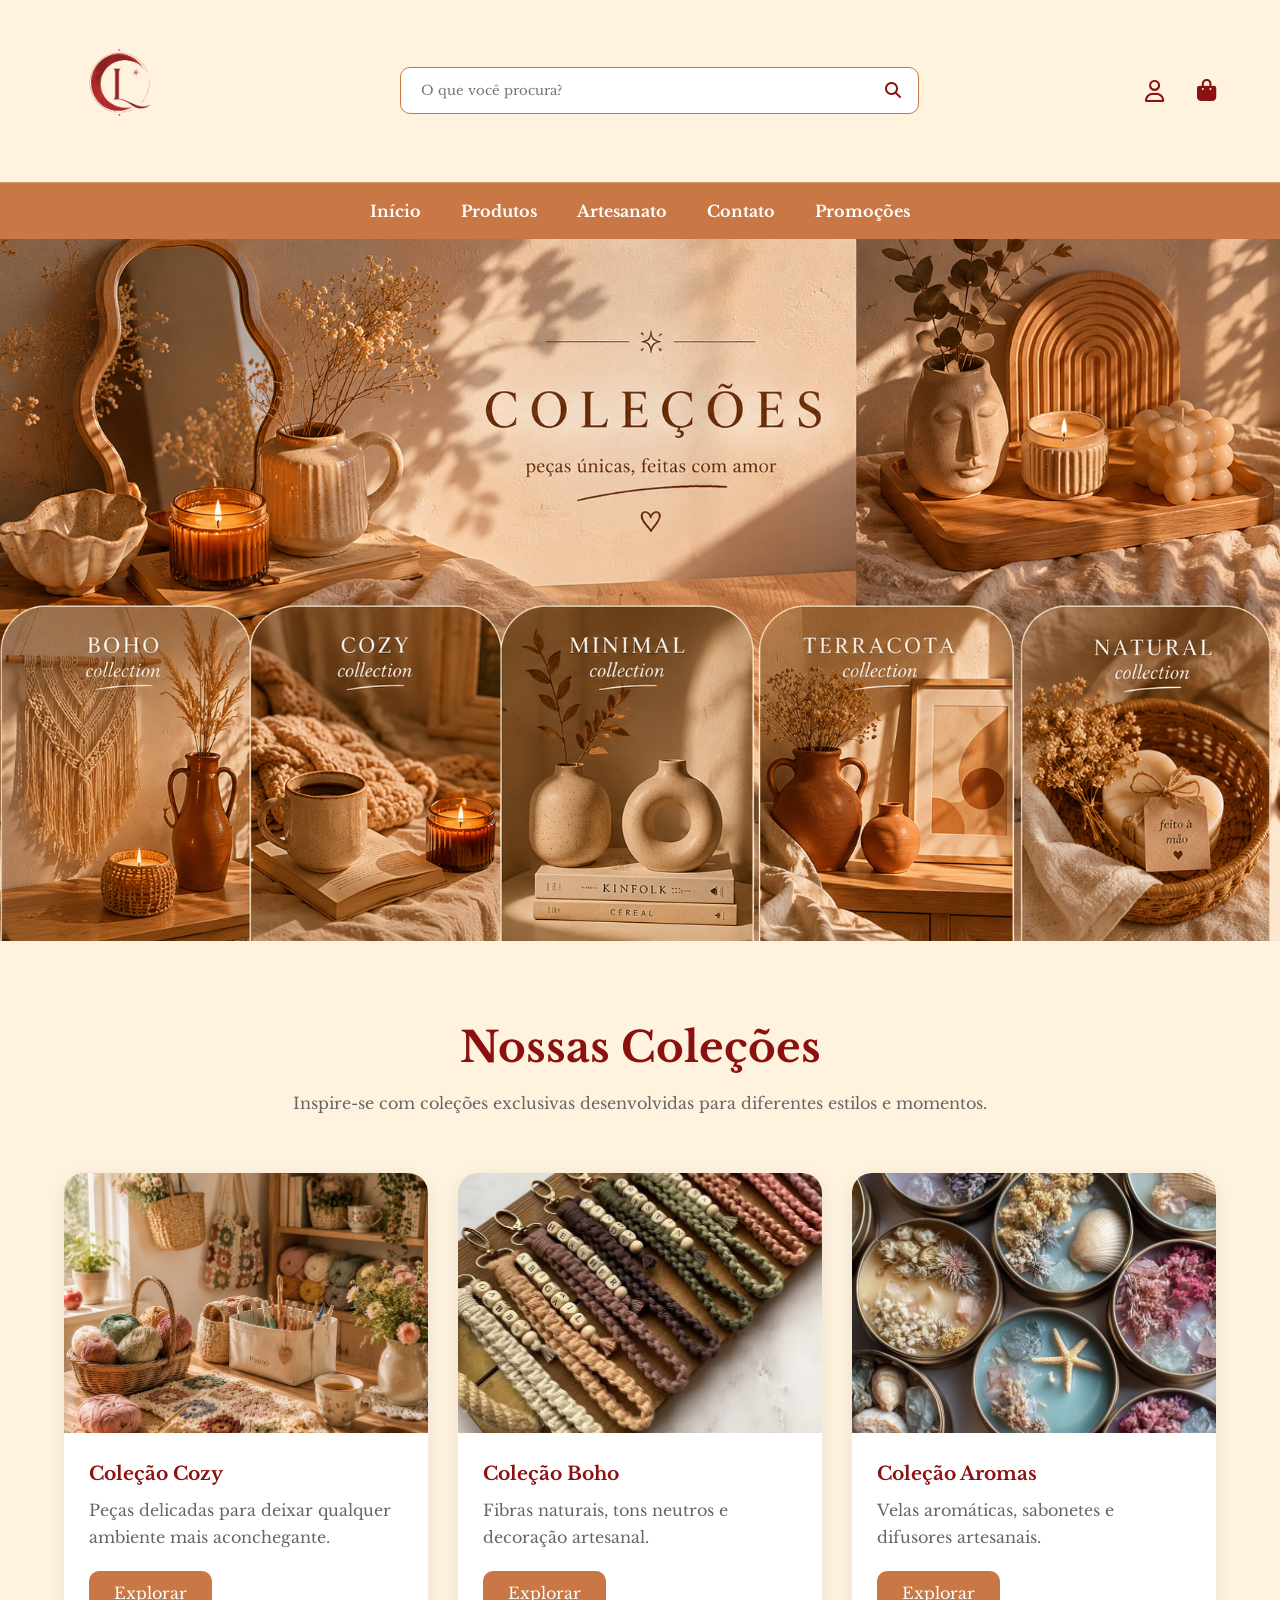
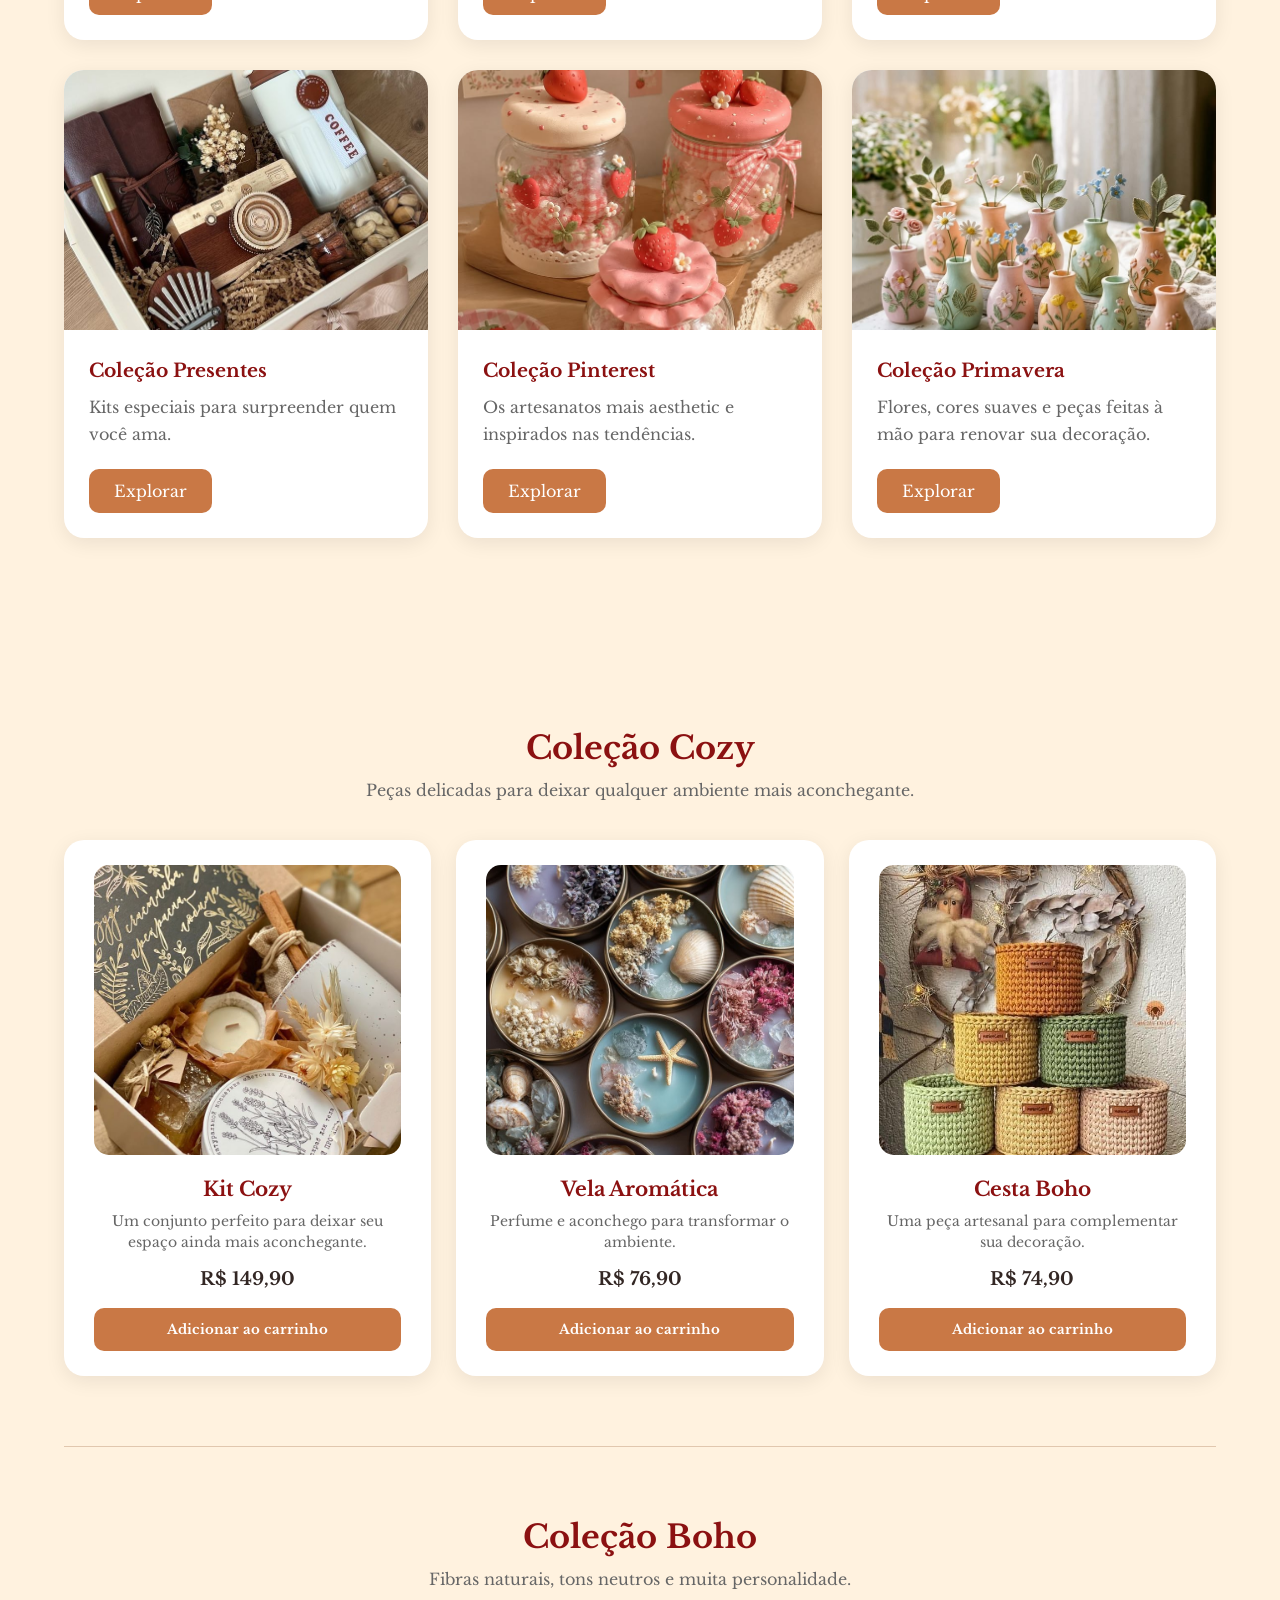
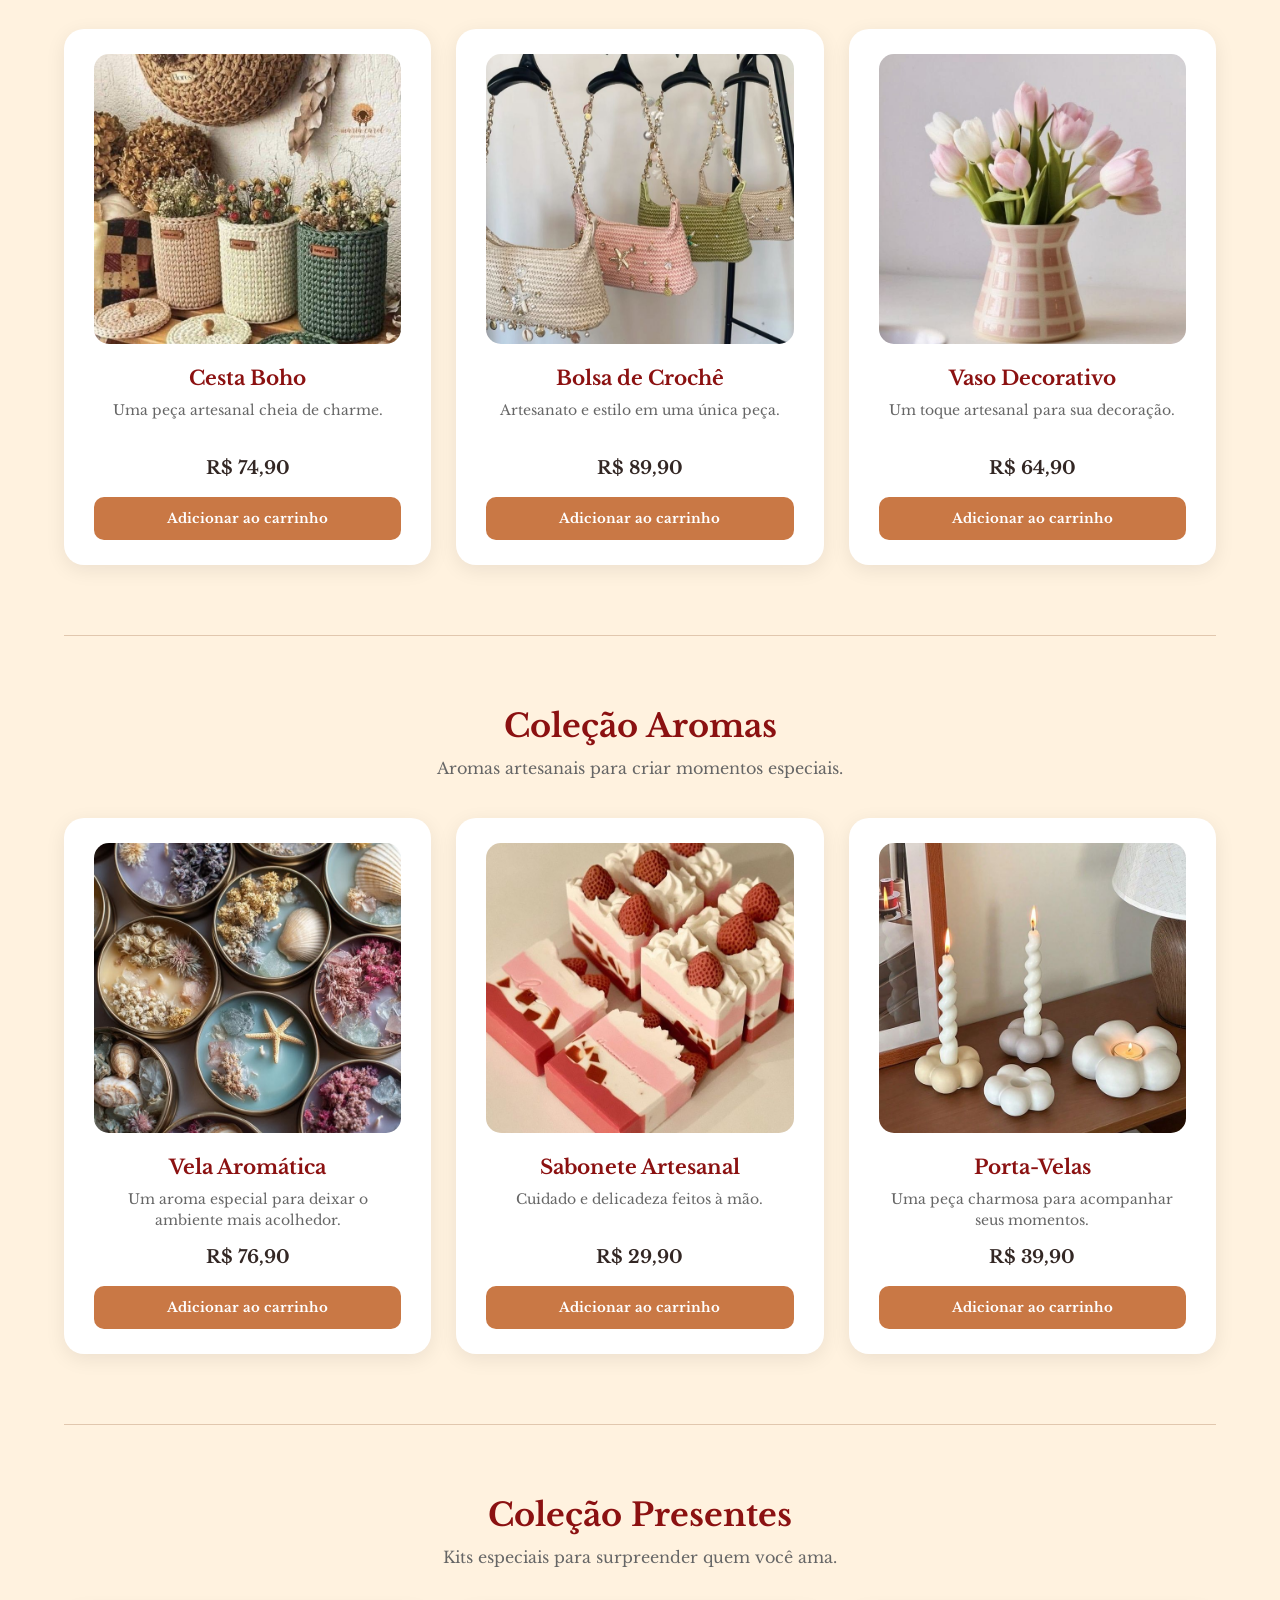
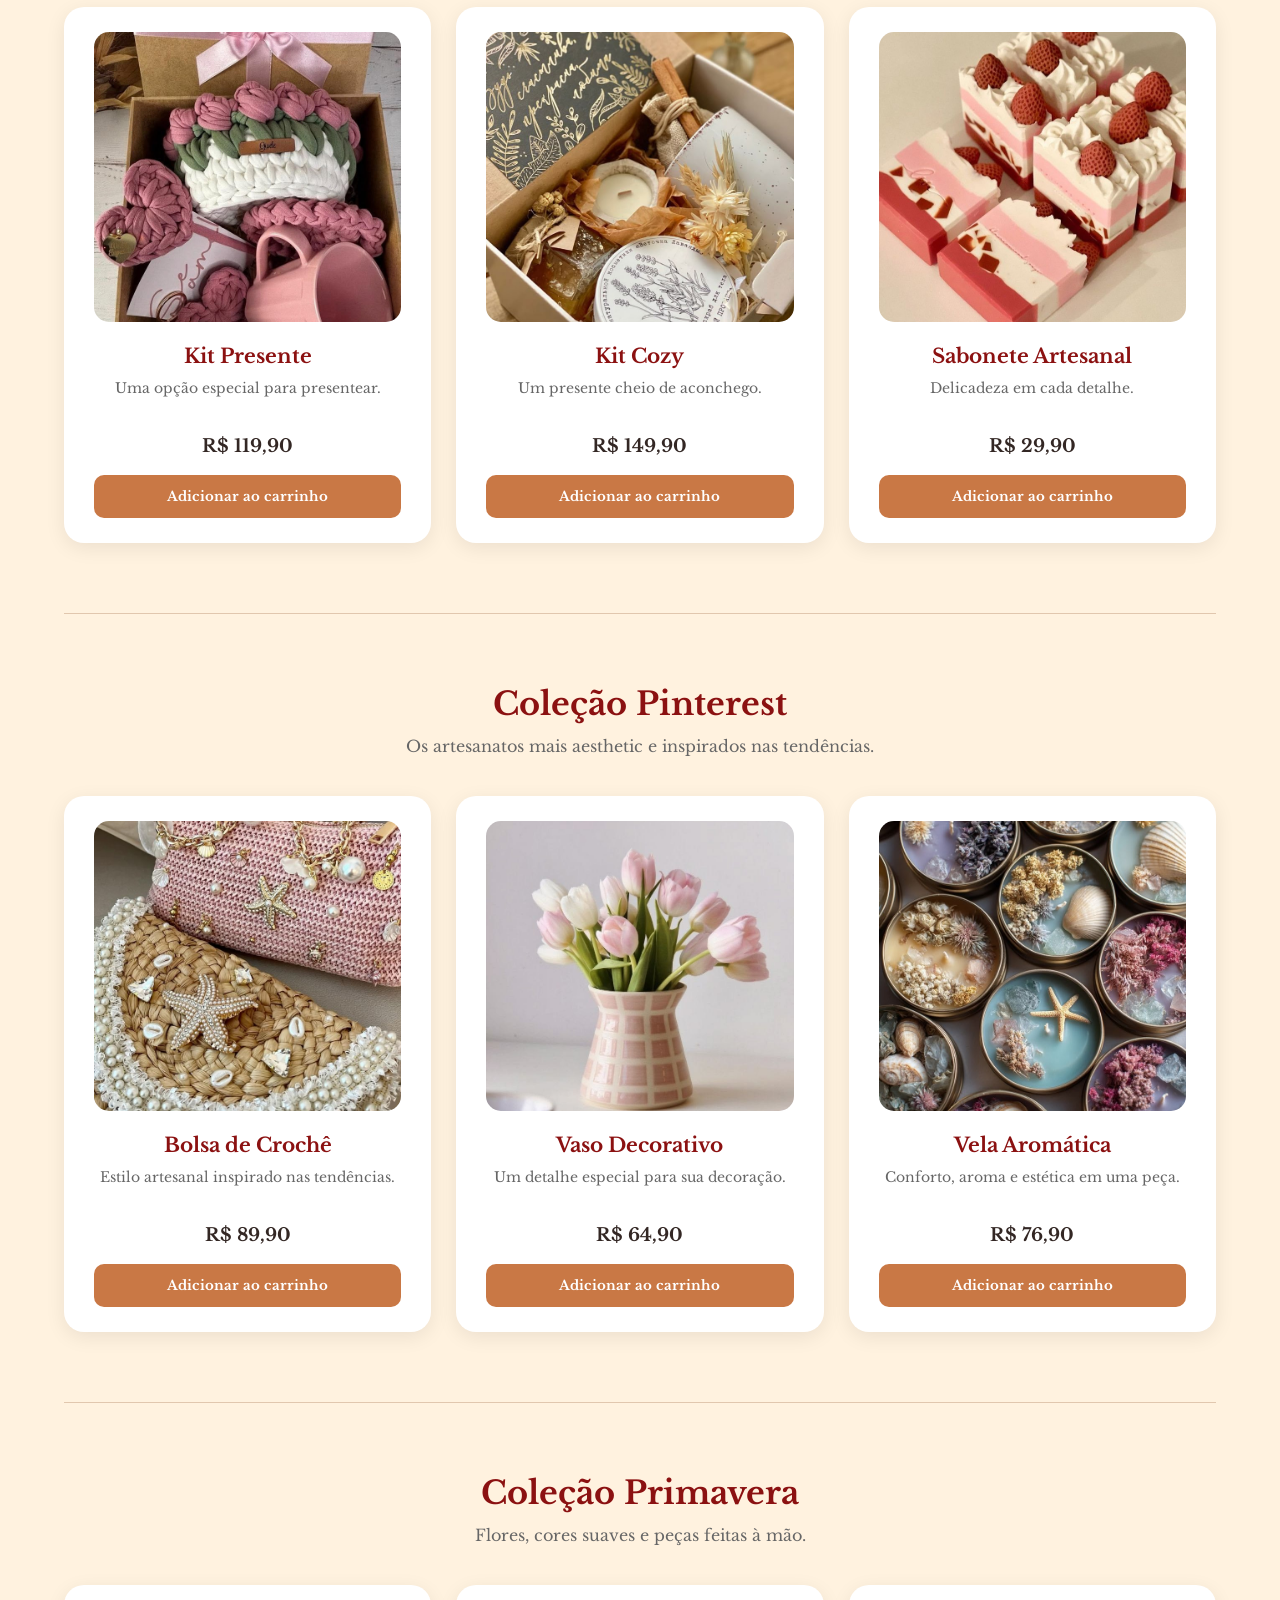
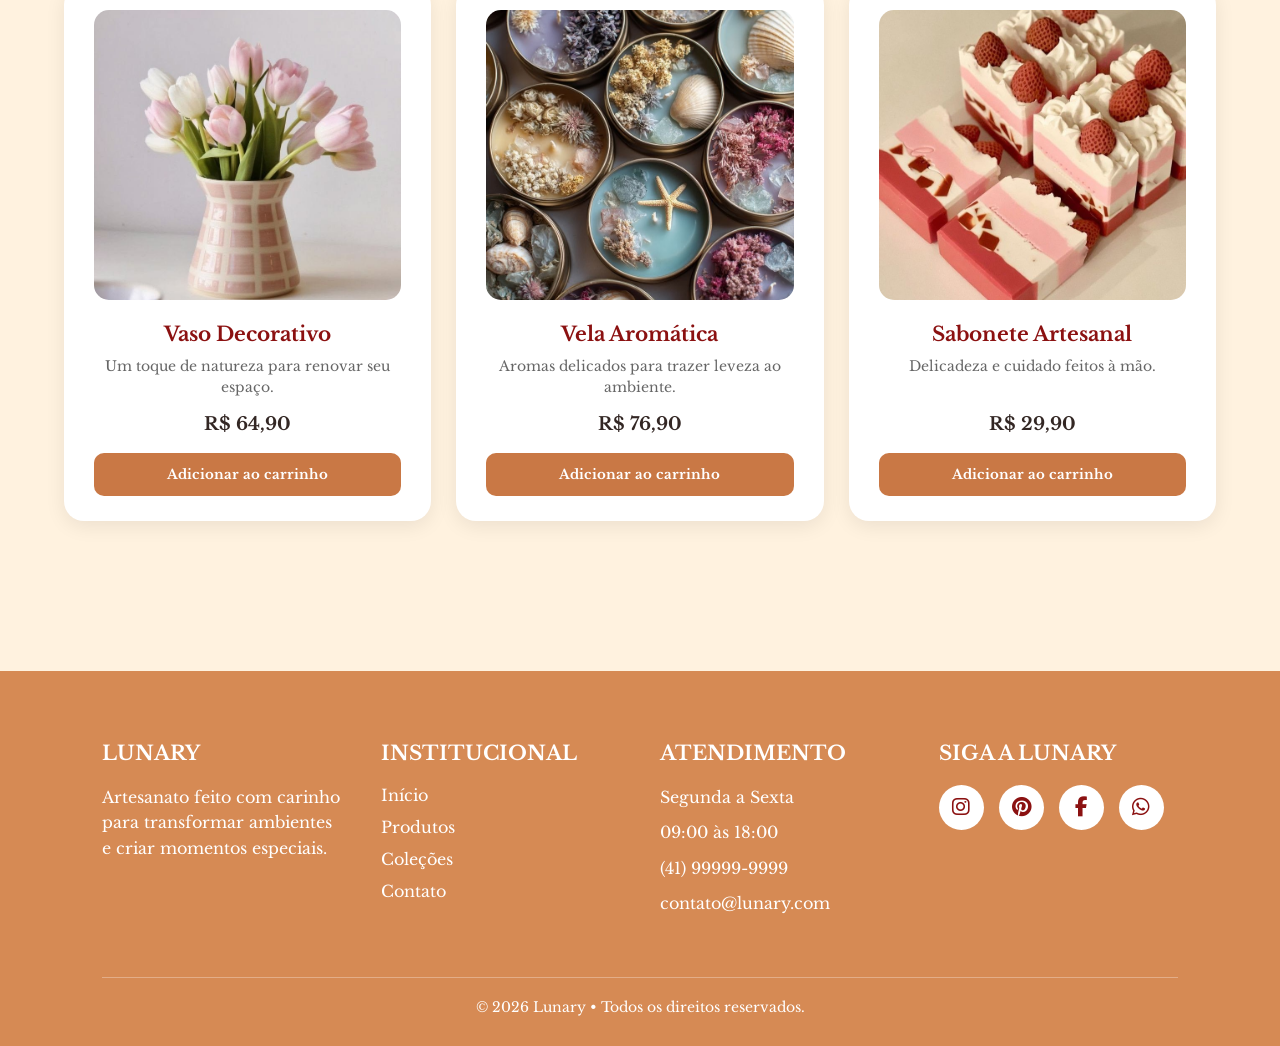
<file: ProjetoIntegrador/html/colecoes.html>
<!DOCTYPE html>
<html lang="pt-br">

<head>
    <meta charset="UTF-8">
    <meta name="viewport" content="width=device-width, initial-scale=1.0">
    <title>Coleções - Lunary | Arte e Design</title>
    <link rel="icon" href="../img/logo_lunary.png" type="image/x-icon">

    <link rel="stylesheet" href="../css/colecoes.css">

    <!-- Fonte -->
    <link href="https://fonts.googleapis.com/css2?family=Libre+Baskerville:wght@400;700&display=swap" rel="stylesheet">

    <!-- Font Awesome -->
    <link rel="stylesheet" href="https://cdnjs.cloudflare.com/ajax/libs/font-awesome/6.5.1/css/all.min.css">
</head>

<body>

    <!-- HEADER -->

    <header>

        <div class="logo">
            <a href="index.html">
                <img src="../img/logo.png" alt="Lunary">
            </a>
        </div>

        <div class="search-box">
            <input type="text" placeholder="O que você procura?">
            <i class="fa-solid fa-magnifying-glass"></i>
        </div>

        <div class="icons">

            <a href="login.html" class="usuario" id="linkUsuario">
                <i class="fa-regular fa-user"></i>
                <span id="nomeUsuario"></span>
            </a>

            <a href="carrinho.html" class="icone-carrinho">
                <i class="fa-solid fa-bag-shopping"></i>
                <span id="contadorCarrinho">0</span>
            </a>

        </div>

    </header>

    <!-- MENU -->

    <nav>

        <a href="index.html">Início</a>
        <a href="produtos.html">Produtos</a>
        <a href="artesanato.html">Artesanato</a>
        <a href="contato.html">Contato</a>
        <a href="promocoes.html">Promoções</a>

    </nav>

    <!-- BANNER -->

    <section class="banner">

        <img src="../img/bannercolecoes.png" alt="Banner Coleções">

    </section>

    <!-- COLEÇÕES -->

    <section class="colecoes">

        <h2>Nossas Coleções</h2>

        <p class="subtitulo">
            Inspire-se com coleções exclusivas desenvolvidas para diferentes estilos e momentos.
        </p>

        <div class="colecoes-container">

            <div class="colecao-card">
                <img src="../img/cozy.jpg" alt="Coleção Cozy">
                <div class="texto">
                    <h3>Coleção Cozy</h3>
                    <p>Peças delicadas para deixar qualquer ambiente mais aconchegante.</p>
                    <a href="#colecao-cozy">Explorar</a>
                </div>
            </div>

            <div class="colecao-card">
                <img src="../img/boho.jpg" alt="Coleção Boho">
                <div class="texto">
                    <h3>Coleção Boho</h3>
                    <p>Fibras naturais, tons neutros e decoração artesanal.</p>
                    <a href="#colecao-boho">Explorar</a>
                </div>
            </div>

            <div class="colecao-card">
                <img src="../img/velaaromatica.jpg" alt="Coleção Aromas">
                <div class="texto">
                    <h3>Coleção Aromas</h3>
                    <p>Velas aromáticas, sabonetes e difusores artesanais.</p>
                    <a href="#colecao-aromas">Explorar</a>
                </div>
            </div>

            <div class="colecao-card">
                <img src="../img/colecao_presentes.jpg" alt="Coleção Presentes">
                <div class="texto">
                    <h3>Coleção Presentes</h3>
                    <p>Kits especiais para surpreender quem você ama.</p>
                    <a href="#colecao-presentes">Explorar</a>
                </div>
            </div>

            <div class="colecao-card">
                <img src="../img/colecao_pinterest.jpg" alt="Coleção Pinterest">
                <div class="texto">
                    <h3>Coleção Pinterest</h3>
                    <p>Os artesanatos mais aesthetic e inspirados nas tendências.</p>
                    <a href="#colecao-pinterest">Explorar</a>
                </div>
            </div>

            <div class="colecao-card">
                <img src="../img/colecao_primavera.jpg" alt="Coleção Primavera">
                <div class="texto">
                    <h3>Coleção Primavera</h3>
                    <p>Flores, cores suaves e peças feitas à mão para renovar sua decoração.</p>
                    <a href="#colecao-primavera">Explorar</a>
                </div>
            </div>

        </div>

        </div>

    </section>

    <!-- PRODUTOS DAS COLEÇÕES -->

    <section class="colecoes-produtos">

        <!-- COZY -->

        <div class="colecao-produtos" id="colecao-cozy">

            <div class="titulo-colecao">
                <h2>Coleção Cozy</h2>
                <p>
                    Peças delicadas para deixar qualquer ambiente mais aconchegante.
                </p>
            </div>

            <div class="produtos-container">

                <div class="produto-colecao">
                    <img src="../img/kitcozy.jpg" alt="Kit Cozy">

                    <h3>Kit Cozy</h3>

                    <p>Um conjunto perfeito para deixar seu espaço ainda mais aconchegante.</p>

                    <span>R$ 149,90</span>

                    <button onclick="adicionarCarrinho('Kit Cozy', 149.90, '../img/kitcozy.jpg')">
                        Adicionar ao carrinho
                    </button>
                </div>

                <div class="produto-colecao">
                    <img src="../img/velaaromatica.jpg" alt="Vela Aromática">

                    <h3>Vela Aromática</h3>

                    <p>Perfume e aconchego para transformar o ambiente.</p>

                    <span>R$ 76,90</span>

                    <button onclick="adicionarCarrinho('Vela Aromática', 76.90, '../img/velaaromatica.jpg')">
                        Adicionar ao carrinho
                    </button>
                </div>

                <div class="produto-colecao">
                    <img src="../img/cesta.jpg" alt="Cesta Boho">

                    <h3>Cesta Boho</h3>

                    <p>Uma peça artesanal para complementar sua decoração.</p>

                    <span>R$ 74,90</span>

                    <button onclick="adicionarCarrinho('Cesta Boho', 74.90, '../img/cesta.jpg')">
                        Adicionar ao carrinho
                    </button>
                </div>

            </div>

        </div>


        <!-- BOHO -->

        <div class="colecao-produtos" id="colecao-boho">

            <div class="titulo-colecao">
                <h2>Coleção Boho</h2>
                <p>
                    Fibras naturais, tons neutros e muita personalidade.
                </p>
            </div>

            <div class="produtos-container">

                <div class="produto-colecao">
                    <img src="../img/cesta2.jpg" alt="Cesta Boho">

                    <h3>Cesta Boho</h3>

                    <p>Uma peça artesanal cheia de charme.</p>

                    <span>R$ 74,90</span>

                    <button onclick="adicionarCarrinho('Cesta Boho', 74.90, '../img/cesta.jpg')">
                        Adicionar ao carrinho
                    </button>
                </div>

                <div class="produto-colecao">
                    <img src="../img/bolsa2.jpg" alt="Bolsa de Crochê">

                    <h3>Bolsa de Crochê</h3>

                    <p>Artesanato e estilo em uma única peça.</p>

                    <span>R$ 89,90</span>

                    <button onclick="adicionarCarrinho('Bolsa de Crochê', 89.90, '../img/bolsa.jpg')">
                        Adicionar ao carrinho
                    </button>
                </div>

                <div class="produto-colecao">
                    <img src="../img/vaso_decorativo.jpg" alt="Vaso Decorativo">

                    <h3>Vaso Decorativo</h3>

                    <p>Um toque artesanal para sua decoração.</p>

                    <span>R$ 64,90</span>

                    <button onclick="adicionarCarrinho('Vaso Decorativo', 64.90, '../img/vaso_decorativo.jpg')">
                        Adicionar ao carrinho
                    </button>
                </div>

            </div>

        </div>


        <!-- AROMAS -->

        <div class="colecao-produtos" id="colecao-aromas">

            <div class="titulo-colecao">
                <h2>Coleção Aromas</h2>
                <p>
                    Aromas artesanais para criar momentos especiais.
                </p>
            </div>

            <div class="produtos-container">

                <div class="produto-colecao">
                    <img src="../img/velaaromatica.jpg" alt="Vela Aromática">

                    <h3>Vela Aromática</h3>

                    <p>Um aroma especial para deixar o ambiente mais acolhedor.</p>

                    <span>R$ 76,90</span>

                    <button onclick="adicionarCarrinho('Vela Aromática', 76.90, '../img/velaaromatica.jpg')">
                        Adicionar ao carrinho
                    </button>
                </div>

                <div class="produto-colecao">
                    <img src="../img/sabonete_artesanal.jpg" alt="Sabonete Artesanal">

                    <h3>Sabonete Artesanal</h3>

                    <p>Cuidado e delicadeza feitos à mão.</p>

                    <span>R$ 29,90</span>

                    <button onclick="adicionarCarrinho('Sabonete Artesanal', 29.90, '../img/sabonete_artesanal.jpg')">
                        Adicionar ao carrinho
                    </button>
                </div>

                <div class="produto-colecao">
                    <img src="../img/portavelas.jpg" alt="Porta-Velas">

                    <h3>Porta-Velas</h3>

                    <p>Uma peça charmosa para acompanhar seus momentos.</p>

                    <span>R$ 39,90</span>

                    <button onclick="adicionarCarrinho('Porta-Velas', 39.90, '../img/portavelas.jpg')">
                        Adicionar ao carrinho
                    </button>
                </div>

            </div>

        </div>


        <!-- PRESENTES -->

        <div class="colecao-produtos" id="colecao-presentes">

            <div class="titulo-colecao">
                <h2>Coleção Presentes</h2>
                <p>
                    Kits especiais para surpreender quem você ama.
                </p>
            </div>

            <div class="produtos-container">

                <div class="produto-colecao">
                    <img src="../img/kit_presente.jpg" alt="Kit Presente">

                    <h3>Kit Presente</h3>

                    <p>Uma opção especial para presentear.</p>

                    <span>R$ 119,90</span>

                    <button onclick="adicionarCarrinho('Kit Presente', 119.90, '../img/kit_presente.jpg')">
                        Adicionar ao carrinho
                    </button>
                </div>

                <div class="produto-colecao">
                    <img src="../img/kitcozy.jpg" alt="Kit Cozy">

                    <h3>Kit Cozy</h3>

                    <p>Um presente cheio de aconchego.</p>

                    <span>R$ 149,90</span>

                    <button onclick="adicionarCarrinho('Kit Cozy', 149.90, '../img/kitcozy.jpg')">
                        Adicionar ao carrinho
                    </button>
                </div>

                <div class="produto-colecao">
                    <img src="../img/sabonete_artesanal.jpg" alt="Sabonete Artesanal">

                    <h3>Sabonete Artesanal</h3>

                    <p>Delicadeza em cada detalhe.</p>

                    <span>R$ 29,90</span>

                    <button onclick="adicionarCarrinho('Sabonete Artesanal', 29.90, '../img/sabonete_artesanal.jpg')">
                        Adicionar ao carrinho
                    </button>
                </div>

            </div>

        </div>


        <!-- PINTEREST -->

        <div class="colecao-produtos" id="colecao-pinterest">

            <div class="titulo-colecao">
                <h2>Coleção Pinterest</h2>
                <p>
                    Os artesanatos mais aesthetic e inspirados nas tendências.
                </p>
            </div>

            <div class="produtos-container">

                <div class="produto-colecao">
                    <img src="../img/bolsa.jpg" alt="Bolsa de Crochê">

                    <h3>Bolsa de Crochê</h3>

                    <p>Estilo artesanal inspirado nas tendências.</p>

                    <span>R$ 89,90</span>

                    <button onclick="adicionarCarrinho('Bolsa de Crochê', 89.90, '../img/bolsa.jpg')">
                        Adicionar ao carrinho
                    </button>
                </div>

                <div class="produto-colecao">
                    <img src="../img/vaso_decorativo.jpg" alt="Vaso Decorativo">

                    <h3>Vaso Decorativo</h3>

                    <p>Um detalhe especial para sua decoração.</p>

                    <span>R$ 64,90</span>

                    <button onclick="adicionarCarrinho('Vaso Decorativo', 64.90, '../img/vaso_decorativo.jpg')">
                        Adicionar ao carrinho
                    </button>
                </div>

                <div class="produto-colecao">
                    <img src="../img/velaaromatica.jpg" alt="Vela Aromática">

                    <h3>Vela Aromática</h3>

                    <p>Conforto, aroma e estética em uma peça.</p>

                    <span>R$ 76,90</span>

                    <button onclick="adicionarCarrinho('Vela Aromática', 76.90, '../img/velaaromatica.jpg')">
                        Adicionar ao carrinho
                    </button>
                </div>

            </div>

        </div>


        <!-- PRIMAVERA -->

        <div class="colecao-produtos" id="colecao-primavera">

            <div class="titulo-colecao">
                <h2>Coleção Primavera</h2>
                <p>
                    Flores, cores suaves e peças feitas à mão.
                </p>
            </div>

            <div class="produtos-container">

                <div class="produto-colecao">
                    <img src="../img/vaso_decorativo.jpg" alt="Vaso Decorativo">

                    <h3>Vaso Decorativo</h3>

                    <p>Um toque de natureza para renovar seu espaço.</p>

                    <span>R$ 64,90</span>

                    <button onclick="adicionarCarrinho('Vaso Decorativo', 64.90, '../img/vaso_decorativo.jpg')">
                        Adicionar ao carrinho
                    </button>
                </div>

                <div class="produto-colecao">
                    <img src="../img/velaaromatica.jpg" alt="Vela Aromática">

                    <h3>Vela Aromática</h3>

                    <p>Aromas delicados para trazer leveza ao ambiente.</p>

                    <span>R$ 76,90</span>

                    <button onclick="adicionarCarrinho('Vela Aromática', 76.90, '../img/velaaromatica.jpg')">
                        Adicionar ao carrinho
                    </button>
                </div>

                <div class="produto-colecao">
                    <img src="../img/sabonete_artesanal.jpg" alt="Sabonete Artesanal">

                    <h3>Sabonete Artesanal</h3>

                    <p>Delicadeza e cuidado feitos à mão.</p>

                    <span>R$ 29,90</span>

                    <button onclick="adicionarCarrinho('Sabonete Artesanal', 29.90, '../img/sabonete_artesanal.jpg')">
                        Adicionar ao carrinho
                    </button>
                </div>

            </div>

        </div>

    </section>

    <!-- BOTÃO VOLTAR AO TOPO -->

    <button id="btnTopo" title="Voltar ao topo">
        <i class="fa-solid fa-arrow-up"></i>
    </button>
    <!-- FOOTER -->

    <footer class="footer">

        <div class="footer-container">

            <div class="footer-col">

                <h3>LUNARY</h3>

                <p>
                    Artesanato feito com carinho para transformar ambientes
                    e criar momentos especiais.
                </p>

            </div>

            <div class="footer-col">

                <h3>INSTITUCIONAL</h3>

                <a href="index.html">Início</a>
                <a href="produtos.html">Produtos</a>
                <a href="colecoes.html">Coleções</a>
                <a href="contato.html">Contato</a>

            </div>

            <div class="footer-col">

                <h3>ATENDIMENTO</h3>

                <p>Segunda a Sexta</p>
                <p>09:00 às 18:00</p>
                <p>(41) 99999-9999</p>
                <p>contato@lunary.com</p>

            </div>

            <div class="footer-col">

                <h3>SIGA A LUNARY</h3>

                <div class="social">

                    <a href="#"><i class="fab fa-instagram"></i></a>

                    <a href="#"><i class="fab fa-pinterest"></i></a>

                    <a href="#"><i class="fab fa-facebook-f"></i></a>

                    <a href="#"><i class="fab fa-whatsapp"></i></a>

                </div>

            </div>

        </div>
        <!-- BOTÃO VOLTAR AO TOPO -->

        <button id="btnTopo" title="Voltar ao topo">
            <i class="fa-solid fa-arrow-up"></i>
        </button>
        <div class="footer-bottom">

            © 2026 Lunary • Todos os direitos reservados.

        </div>
    </footer>

    <!-- MENSAGEM DO CARRINHO -->

    <div id="toast">
        <i class="fa-solid fa-check"></i>
        Produto adicionado ao carrinho!
    </div>

    <!-- TOAST -->

    <div id="toast" class="toast">

        <i class="fa-solid fa-check"></i>

        <span id="textoToast">
            Produto adicionado ao carrinho!
        </span>

    </div>

    <script src="../js/carrinho.js"></script>
    <script src="../js/pesquisa.js"></script>
    <script src="../js/usuario.js"></script>
</body>

</html>
</file>
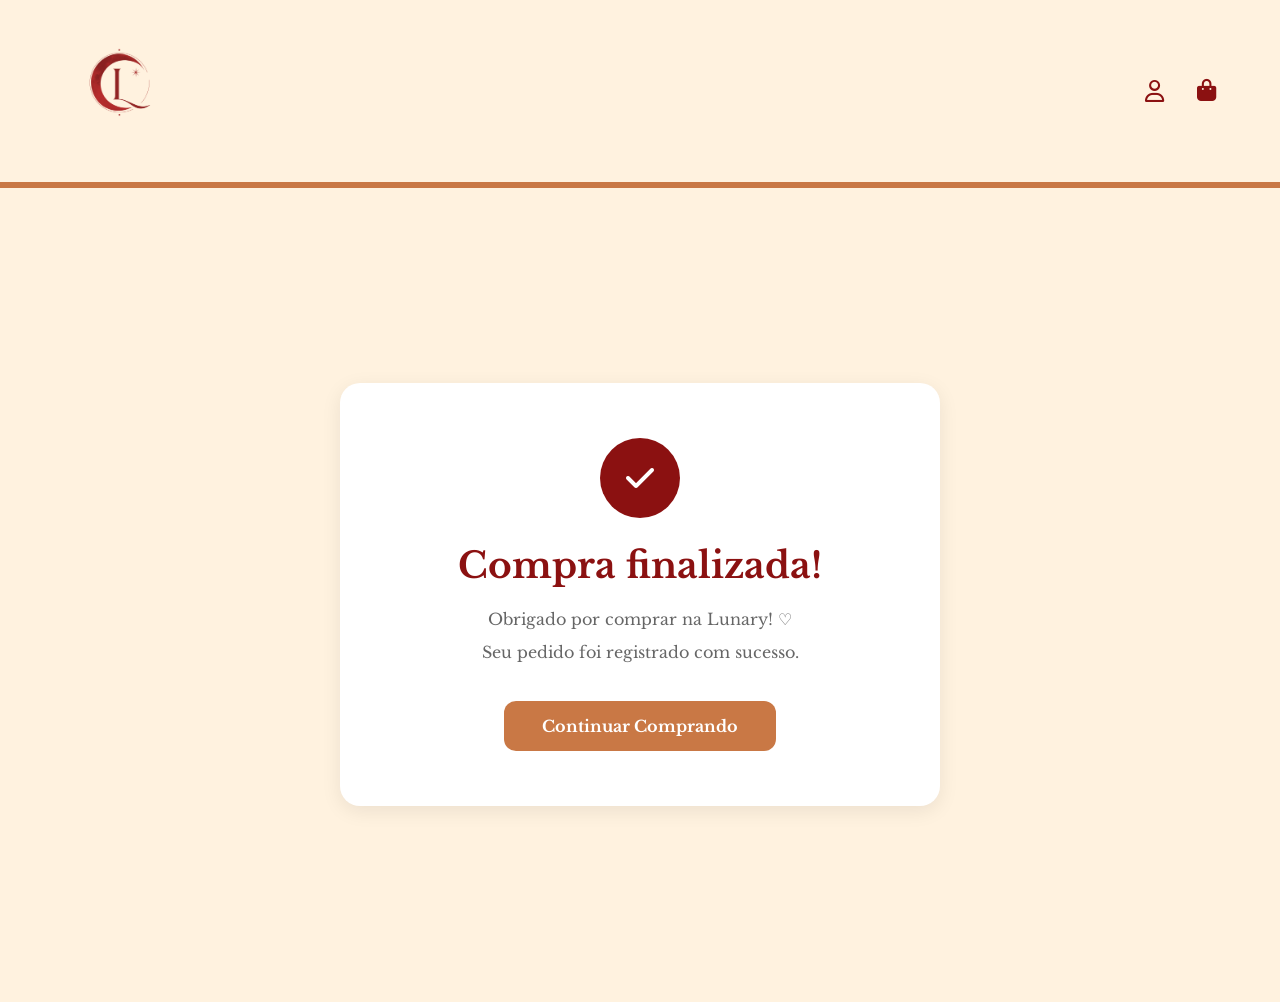
<file: ProjetoIntegrador/html/compra-finalizada.html>
<!DOCTYPE html>
<html lang="pt-BR">

<head>

    <meta charset="UTF-8">

    <meta name="viewport" content="width=device-width, initial-scale=1.0">

    <title>Compra Finalizada | Lunary</title>

    <link rel="icon" href="../img/logo_lunary.png" type="image/x-icon">

    <link rel="stylesheet" href="../css/compra-finalizada.css">

    <link href="https://fonts.googleapis.com/css2?family=Libre+Baskerville:wght@400;700&display=swap" rel="stylesheet">

    <link rel="stylesheet" href="https://cdnjs.cloudflare.com/ajax/libs/font-awesome/6.5.1/css/all.min.css">

</head>

<body>

    <!-- HEADER -->

    <header>

        <div class="logo">

            <a href="index.html">

                <img src="../img/logo.png" alt="Lunary">

            </a>

        </div>

        <div class="icons">

            <a href="login.html" class="usuario" id="linkUsuario">

                <i class="fa-regular fa-user"></i>

                <span id="nomeUsuario"></span>

            </a>

            <a href="carrinho.html" class="icone-carrinho">

                <i class="fa-solid fa-bag-shopping"></i>

                <span id="contadorCarrinho">0</span>

            </a>

        </div>

    </header>


    <main class="compra-finalizada">
        <div class="finalizada-box">

            <div class="icone-sucesso">
                <i class="fa-solid fa-check"></i>
            </div>

            <h1>
                Compra finalizada!
            </h1>

            <p>
                Obrigado por comprar na Lunary! ♡
            </p>

            <p>
                Seu pedido foi registrado com sucesso.
            </p>

            <a href="produtos.html" class="btn-finalizar">
                Continuar Comprando
            </a>

        </div>
    </main>


    <script src="../js/usuario.js"></script>

    <script>

        // Mostra a chave Pix caso a compra
        // tenha sido feita por Pix

        const chavePix =
            sessionStorage.getItem("chavePix");

        const pixFinal =
            document.getElementById("pixFinal");

        if (chavePix && pixFinal) {

            pixFinal.innerHTML = `

                <h3>
                    Pagamento via Pix
                </h3>

                <p>
                    Utilize a chave Pix abaixo:
                </p>

                <div class="chave-pix-final">
                    ${chavePix}
                </div>

                <button
                    onclick="copiarChavePix()">

                    Copiar chave Pix

                </button>

            `;

        }


        function copiarChavePix() {

            navigator.clipboard.writeText(
                chavePix
            );

            alert("Chave Pix copiada!");

        }


        // Depois que a página foi aberta,
        // a chave não precisa mais ficar salva.

        sessionStorage.removeItem("chavePix");

    </script>

</body>

</html>
</file>
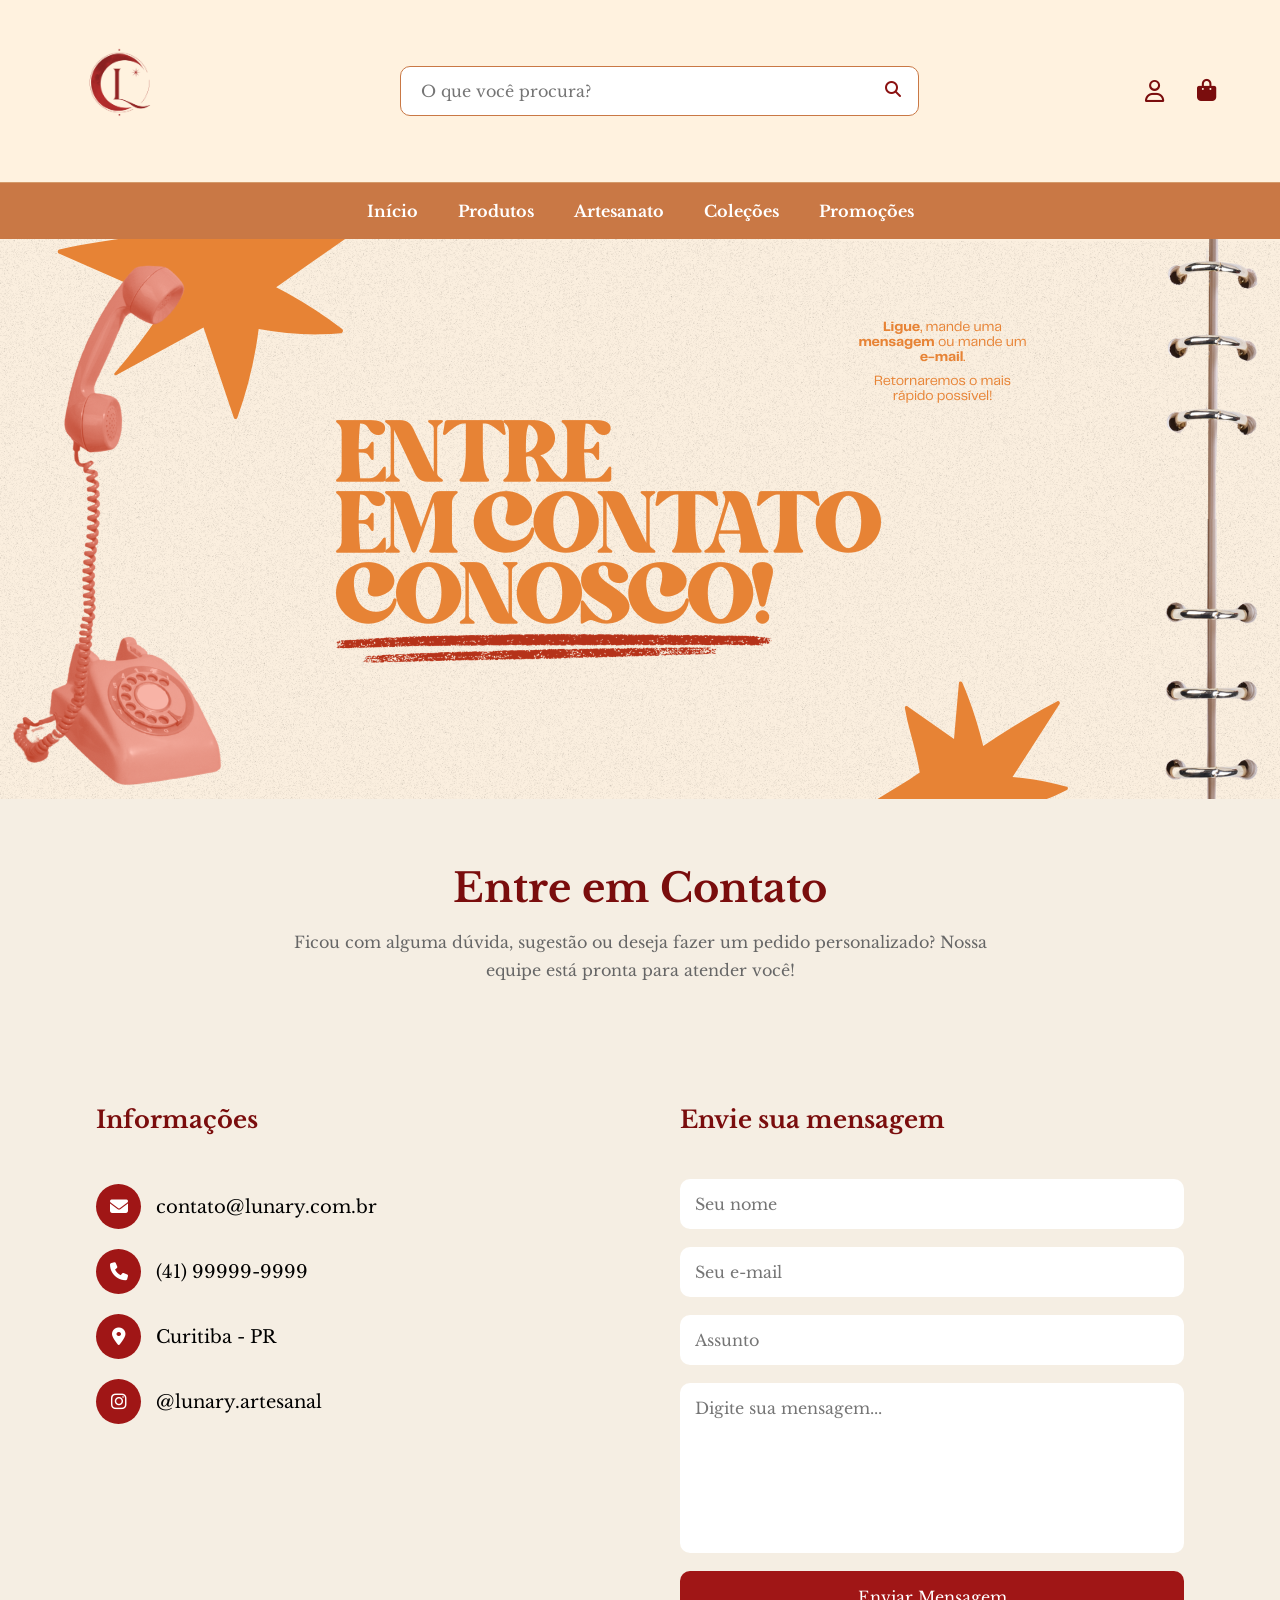
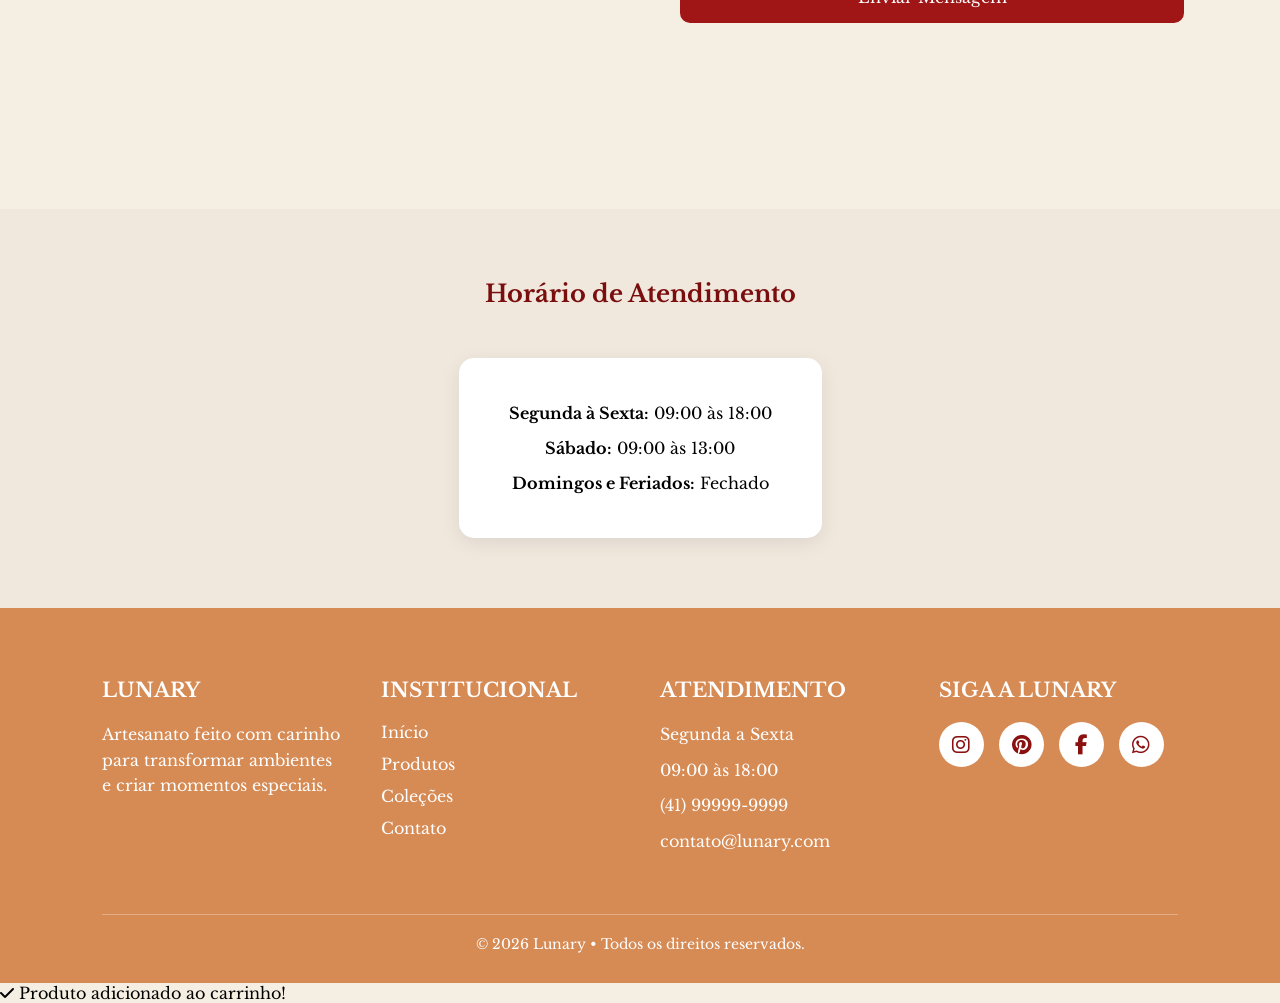
<file: ProjetoIntegrador/html/contato.html>
<!DOCTYPE html>
<html lang="pt-br">

<head>
    <meta charset="UTF-8">
    <meta name="viewport" content="width=device-width, initial-scale=1.0">

    <title>Contato - Lunary | Arte e Design</title>

    <link rel="icon" href="../img/logo_lunary.png" type="image/x-icon">

    <link rel="stylesheet" href="../css/contato.css">

    <!-- Fonte -->
    <link href="https://fonts.googleapis.com/css2?family=Libre+Baskerville:wght@400;700&display=swap" rel="stylesheet">

    <!-- Ícones -->
    <link rel="stylesheet" href="https://cdnjs.cloudflare.com/ajax/libs/font-awesome/6.5.1/css/all.min.css">
</head>

<body>

    <!-- HEADER -->

    <header>

        <div class="logo">
            <a href="index.html">
                <img src="../img/logo.png" alt="Lunary">
            </a>
        </div>

        <div class="search-box">
            <input type="text" placeholder="O que você procura?">
            <i class="fa-solid fa-magnifying-glass"></i>
        </div>

        <div class="icons">

            <a href="login.html" class="usuario" id="linkUsuario">
                <i class="fa-regular fa-user"></i>
                <span id="nomeUsuario"></span>
            </a>

            <a href="carrinho.html" class="icone-carrinho">
                <i class="fa-solid fa-bag-shopping"></i>
                <span id="contadorCarrinho">0</span>
            </a>

        </div>

    </header>


    <!-- MENU -->

    <nav>

        <a href="index.html">Início</a>
        <a href="produtos.html">Produtos</a>
        <a href="artesanato.html">Artesanato</a>
        <a href="colecoes.html">Coleções</a>
        <a href="promocoes.html">Promoções</a>

    </nav>


    <!-- BANNER -->

    <section class="banner">

        <img src="../img/banner_contato.png" alt="Banner de contato">

    </section>


    <!-- TÍTULO -->

    <section class="titulo-contato">

        <h1 class="titulos">Entre em Contato</h1>

        <p>
            Ficou com alguma dúvida, sugestão ou deseja fazer um pedido personalizado?
            Nossa equipe está pronta para atender você!
        </p>

        <br><br><br>

    </section>


    <!-- CONTATO -->

    <section class="contato">

        <!-- INFORMAÇÕES -->

        <div class="informacoes">

            <h2 class="titulos">Informações</h2>

            <br>

            <div class="info-item">

                <i class="fa-solid fa-envelope"></i>

                <span>
                    contato@lunary.com.br
                </span>

            </div>


            <div class="info-item">

                <i class="fa-solid fa-phone"></i>

                <span>
                    (41) 99999-9999
                </span>

            </div>


            <div class="info-item">

                <i class="fa-solid fa-location-dot"></i>

                <span>
                    Curitiba - PR
                </span>

            </div>


            <div class="info-item">

                <i class="fa-brands fa-instagram"></i>

                <span>
                    @lunary.artesanal
                </span>

            </div>

        </div>


        <!-- FORMULÁRIO -->

        <div class="formulario">

            <h2 class="titulos">Envie sua mensagem</h2>

            <br>

            <form id="formContato">

                <input type="text" placeholder="Seu nome" required>

                <input type="email" placeholder="Seu e-mail" required>

                <input type="text" placeholder="Assunto">

                <textarea placeholder="Digite sua mensagem..." rows="7" required></textarea>

                <button type="submit">
                    Enviar Mensagem
                </button>

            </form>


            <!-- MENSAGEM DE SUCESSO -->

            <div id="mensagemSucesso">

                <i class="fa-solid fa-check"></i>

                <span>
                    Mensagem enviada com sucesso!
                </span>

            </div>

            <br><br>

        </div>

    </section>


    <!-- HORÁRIO -->

    <section class="horario">

        <h2 class="titulos">Horário de Atendimento</h2>

        <br>

        <div class="horario-card">

            <p>
                <strong>Segunda à Sexta:</strong>
                09:00 às 18:00
            </p>

            <p>
                <strong>Sábado:</strong>
                09:00 às 13:00
            </p>

            <p>
                <strong>Domingos e Feriados:</strong>
                Fechado
            </p>

        </div>

    </section>


    <!-- BOTÃO VOLTAR AO TOPO -->

    <button id="btnTopo" title="Voltar ao topo">

        <i class="fa-solid fa-arrow-up"></i>

    </button>


    <!-- FOOTER -->

    <footer class="footer">

        <div class="footer-container">

            <div class="footer-col">

                <h3>LUNARY</h3>

                <p>
                    Artesanato feito com carinho para transformar ambientes
                    e criar momentos especiais.
                </p>

            </div>

            <div class="footer-col">

                <h3>INSTITUCIONAL</h3>

                <a href="index.html">Início</a>
                <a href="produtos.html">Produtos</a>
                <a href="colecoes.html">Coleções</a>
                <a href="contato.html">Contato</a>

            </div>

            <div class="footer-col">

                <h3>ATENDIMENTO</h3>

                <p>Segunda a Sexta</p>
                <p>09:00 às 18:00</p>
                <p>(41) 99999-9999</p>
                <p>contato@lunary.com</p>

            </div>

            <div class="footer-col">

                <h3>SIGA A LUNARY</h3>

                <div class="social">

                    <a href="#"><i class="fab fa-instagram"></i></a>

                    <a href="#"><i class="fab fa-pinterest"></i></a>

                    <a href="#"><i class="fab fa-facebook-f"></i></a>

                    <a href="#"><i class="fab fa-whatsapp"></i></a>

                </div>

            </div>

        </div>
        <!-- BOTÃO VOLTAR AO TOPO -->

        <button id="btnTopo" title="Voltar ao topo">
            <i class="fa-solid fa-arrow-up"></i>
        </button>
        <div class="footer-bottom">

            © 2026 Lunary • Todos os direitos reservados.

        </div>
    </footer>

    <!-- MENSAGEM DO CARRINHO -->

    <div id="toast">
        <i class="fa-solid fa-check"></i>
        Produto adicionado ao carrinho!
    </div>

    <!-- SCRIPT DA MENSAGEM -->

    <script>

        const formContato = document.getElementById("formContato");

        const mensagemSucesso = document.getElementById("mensagemSucesso");


        formContato.addEventListener("submit", function (event) {

            event.preventDefault();

            mensagemSucesso.classList.add("mostrar");

            formContato.reset();

            setTimeout(function () {

                mensagemSucesso.classList.remove("mostrar");

            }, 4000);

        });

    </script>

    <script src="../js/carrinho.js"></script>
    <script src="../js/pesquisa.js"></script>
    <script src="../js/usuario.js"></script>

</body>

</html>
</file>
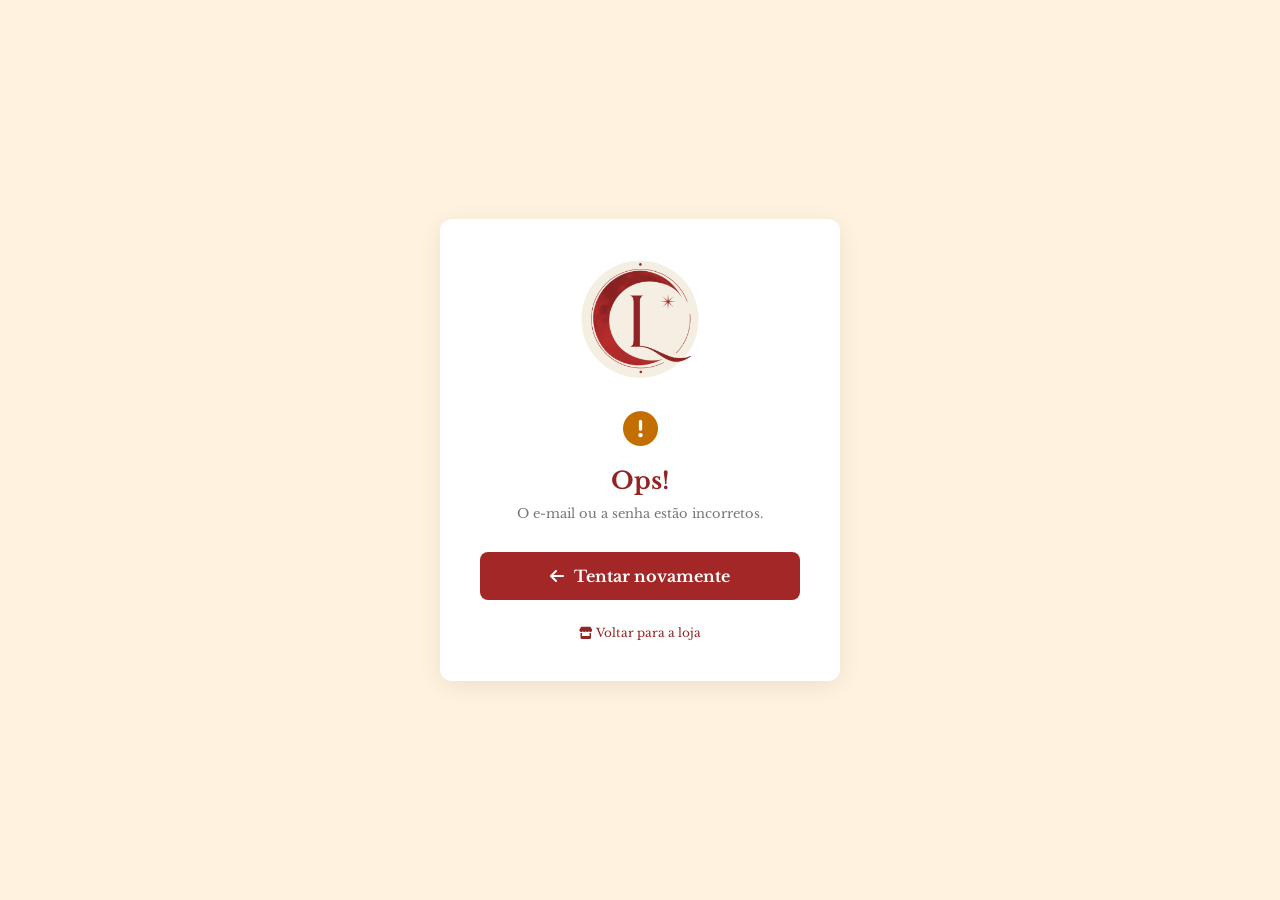
<file: ProjetoIntegrador/html/login-admin-erro.html>
<!DOCTYPE html>
<html lang="pt-BR">

<head>
    <meta charset="UTF-8">
    <meta name="viewport" content="width=device-width, initial-scale=1.0">

    <title>Erro no Login | Lunary</title>

    <link rel="stylesheet" href="../css/login-admin.css">

    <link href="https://fonts.googleapis.com/css2?family=Libre+Baskerville:wght@400;700&display=swap" rel="stylesheet">

    <link rel="stylesheet" href="https://cdnjs.cloudflare.com/ajax/libs/font-awesome/6.5.1/css/all.min.css">
</head>

<body>

    <div class="login-admin">

        <a href="index.html" class="logo">
            <img src="../img/logo_lunary.png" alt="Lunary">
        </a>

        <div class="icone-admin">
            <i class="fa-solid fa-circle-exclamation"></i>
        </div>

        <h1>Ops!</h1>

        <p class="subtitulo">
            O e-mail ou a senha estão incorretos.
        </p>

        <a href="login-admin.html" class="botao-voltar-login">
            <i class="fa-solid fa-arrow-left"></i>
            Tentar novamente
        </a>

        <a href="index.html" class="voltar">
            <i class="fa-solid fa-store"></i>
            Voltar para a loja
        </a>

    </div>

</body>

</html>
</file>
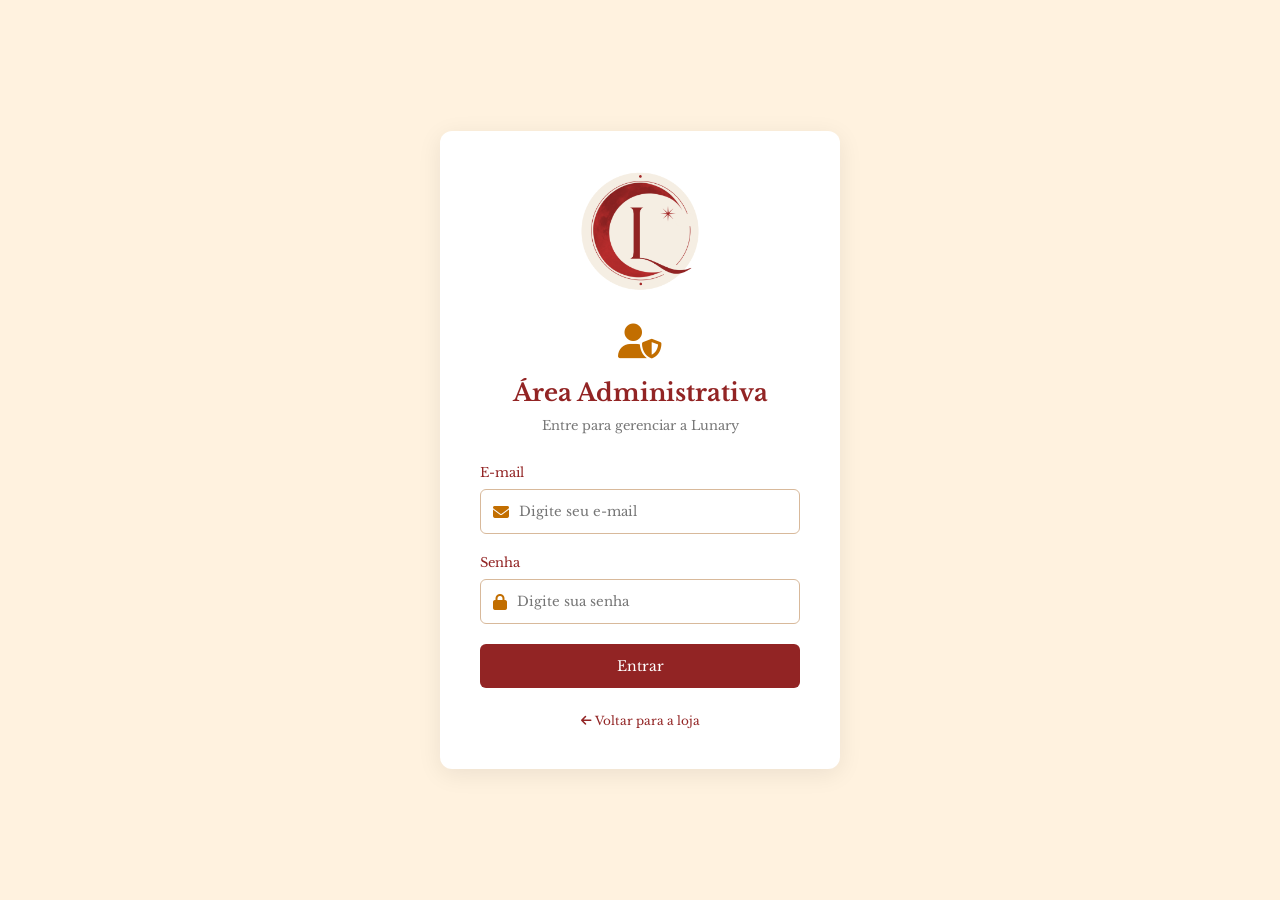
<file: ProjetoIntegrador/html/login-admin.html>
<!DOCTYPE html>
<html lang="pt-BR">

<head>
    <meta charset="UTF-8">
    <meta name="viewport" content="width=device-width, initial-scale=1.0">

    <title>Login Administrativo | Lunary</title>

    <link rel="stylesheet" href="../css/login-admin.css">

    <link href="https://fonts.googleapis.com/css2?family=Libre+Baskerville:wght@400;700&display=swap" rel="stylesheet">

    <link rel="stylesheet"
    href="https://cdnjs.cloudflare.com/ajax/libs/font-awesome/6.5.1/css/all.min.css">
</head>

<body>

    <div class="login-admin">

        <a href="index.html" class="logo">
            <img src="../img/logo_lunary.png" alt="Lunary">
        </a>

        <div class="icone-admin">
            <i class="fa-solid fa-user-shield"></i>
        </div>

        <h1>Área Administrativa</h1>

        <p class="subtitulo">
            Entre para gerenciar a Lunary
        </p>

        <form action="../php/admin_login.php" method="POST">

            <label for="email">E-mail</label>

            <div class="campo">
                <i class="fa-solid fa-envelope"></i>
                <input
                    type="email"
                    id="email"
                    name="email"
                    placeholder="Digite seu e-mail"
                    required
                >
            </div>

            <label for="senha">Senha</label>

            <div class="campo">
                <i class="fa-solid fa-lock"></i>
                <input
                    type="password"
                    id="senha"
                    name="senha"
                    placeholder="Digite sua senha"
                    required
                >
            </div>

            <button type="submit">
                Entrar
            </button>

        </form>

        <a href="index.html" class="voltar">
            <i class="fa-solid fa-arrow-left"></i>
            Voltar para a loja
        </a>

    </div>

<script src="../js/usuario.js"></script>

</body>

</html>
</file>
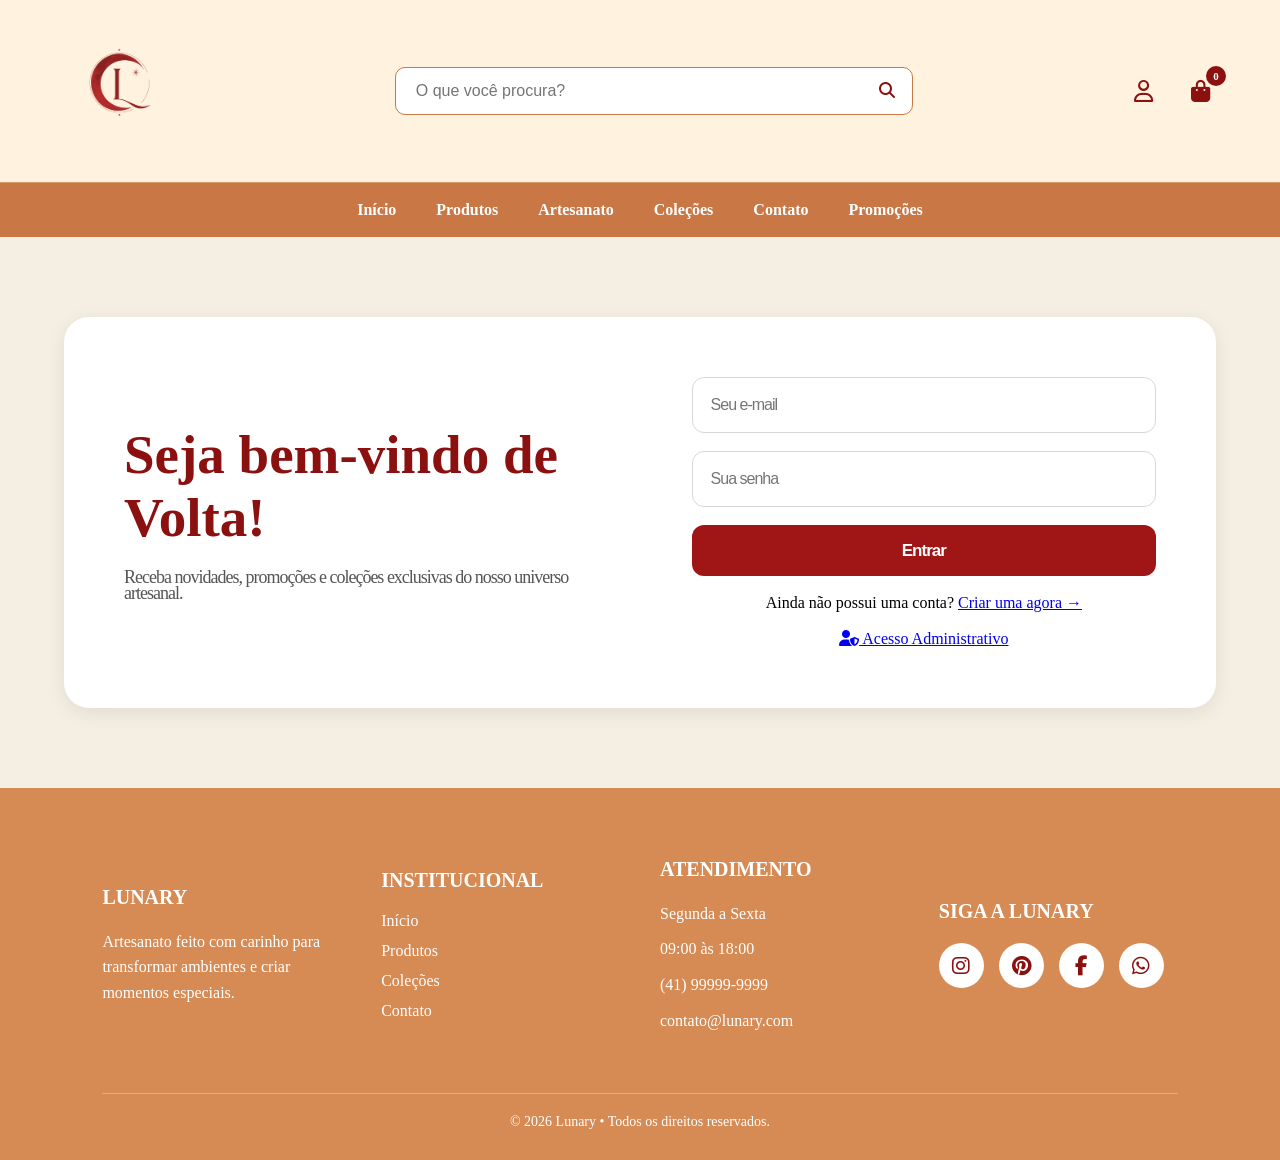
<file: ProjetoIntegrador/html/login.html>
<!DOCTYPE html>
<html lang="en">

<head>
    <meta charset="UTF-8">
    <meta name="viewport" content="width=device-width, initial-scale=1.0">
    <title>Login - Lunary | Arte e Design</title>
    <link rel="icon" href="../img/logo_lunary.png" type="image/x-icon">
    <link rel="stylesheet" href="../css/cadastro.css">
    <link rel="stylesheet" href="https://cdnjs.cloudflare.com/ajax/libs/font-awesome/6.5.1/css/all.min.css">
</head>

<body>
    <header>

        <div class="logo">
            <a href="index.html">
                <img src="../img/logo.png" alt="Lunary">
            </a>
        </div>
        <div class="search-box">
            <input type="text" placeholder="O que você procura?">
            <i class="fa-solid fa-magnifying-glass"></i>
        </div>

        <div class="icons">
            <a href="login.html" class="usuario" id="linkUsuario">
                <i class="fa-regular fa-user"></i>
                <span id="nomeUsuario"></span>
                <a href="carrinho.html" class="icone-carrinho">
                    <i class="fa-solid fa-bag-shopping"></i>
                    <span id="contadorCarrinho">0</span>
                </a>
            </a>

    </header>

    <nav>

        <a href="index.html">Início</a>
        <a href="produtos.html">Produtos</a>
        <a href="artesanato.html">Artesanato</a>
        <a href="colecoes.html">Coleções</a>
        <a href="contato.html">Contato</a>
        <a href="promocoes.html">Promoções</a>

    </nav>

    <!-- CADASTRO -->

    <section class="cadastro">

        <div class="cadastro-container">

            <div class="cadastro-texto">
                <h2>Seja bem-vindo de Volta!</h2>

                <p>
                    Receba novidades, promoções e coleções exclusivas
                    do nosso universo artesanal.
                </p>
            </div>

            <form class="form-cadastro" onsubmit="fazerLogin(event)">

                <input type="email" id="email" placeholder="Seu e-mail" required>

                <input type="password" id="senha" placeholder="Sua senha" required>

                <button type="submit">
                    Entrar
                </button>

                <p class="criar-conta">
                    Ainda não possui uma conta?
                    <a href="cadastro.html">Criar uma agora →</a>
                </p>

                <a href="login-admin.html" class="acesso-admin">
                    <i class="fa-solid fa-user-shield"></i>
                    Acesso Administrativo
                </a>

            </form>

        </div>
        <!-- BOTÃO VOLTAR AO TOPO -->

        <button id="btnTopo" title="Voltar ao topo">
            <i class="fa-solid fa-arrow-up"></i>
        </button>
    </section>

    <!-- FOOTER -->

    <footer class="footer">

        <div class="footer-container">

            <div class="footer-col">

                <h3>LUNARY</h3>

                <p>
                    Artesanato feito com carinho para transformar ambientes
                    e criar momentos especiais.
                </p>

            </div>

            <div class="footer-col">

                <h3>INSTITUCIONAL</h3>

                <a href="index.html">Início</a>
                <a href="produtos.html">Produtos</a>
                <a href="colecoes.html">Coleções</a>
                <a href="contato.html">Contato</a>

            </div>

            <div class="footer-col">

                <h3>ATENDIMENTO</h3>

                <p>Segunda a Sexta</p>
                <p>09:00 às 18:00</p>
                <p>(41) 99999-9999</p>
                <p>contato@lunary.com</p>

            </div>

            <div class="footer-col">

                <h3>SIGA A LUNARY</h3>

                <div class="social">

                    <a href="#"><i class="fab fa-instagram"></i></a>

                    <a href="#"><i class="fab fa-pinterest"></i></a>

                    <a href="#"><i class="fab fa-facebook-f"></i></a>

                    <a href="#"><i class="fab fa-whatsapp"></i></a>

                </div>

            </div>

        </div>
        <!-- BOTÃO VOLTAR AO TOPO -->

        <button id="btnTopo" title="Voltar ao topo">
            <i class="fa-solid fa-arrow-up"></i>
        </button>
        <div class="footer-bottom">

            © 2026 Lunary • Todos os direitos reservados.

        </div>
    </footer>


    <script src="../js/usuario.js"></script>
    <script src="../js/pesquisa.js"></script>
    <script src="../js/carrinho.js"></script>

</body>

</html>
</file>
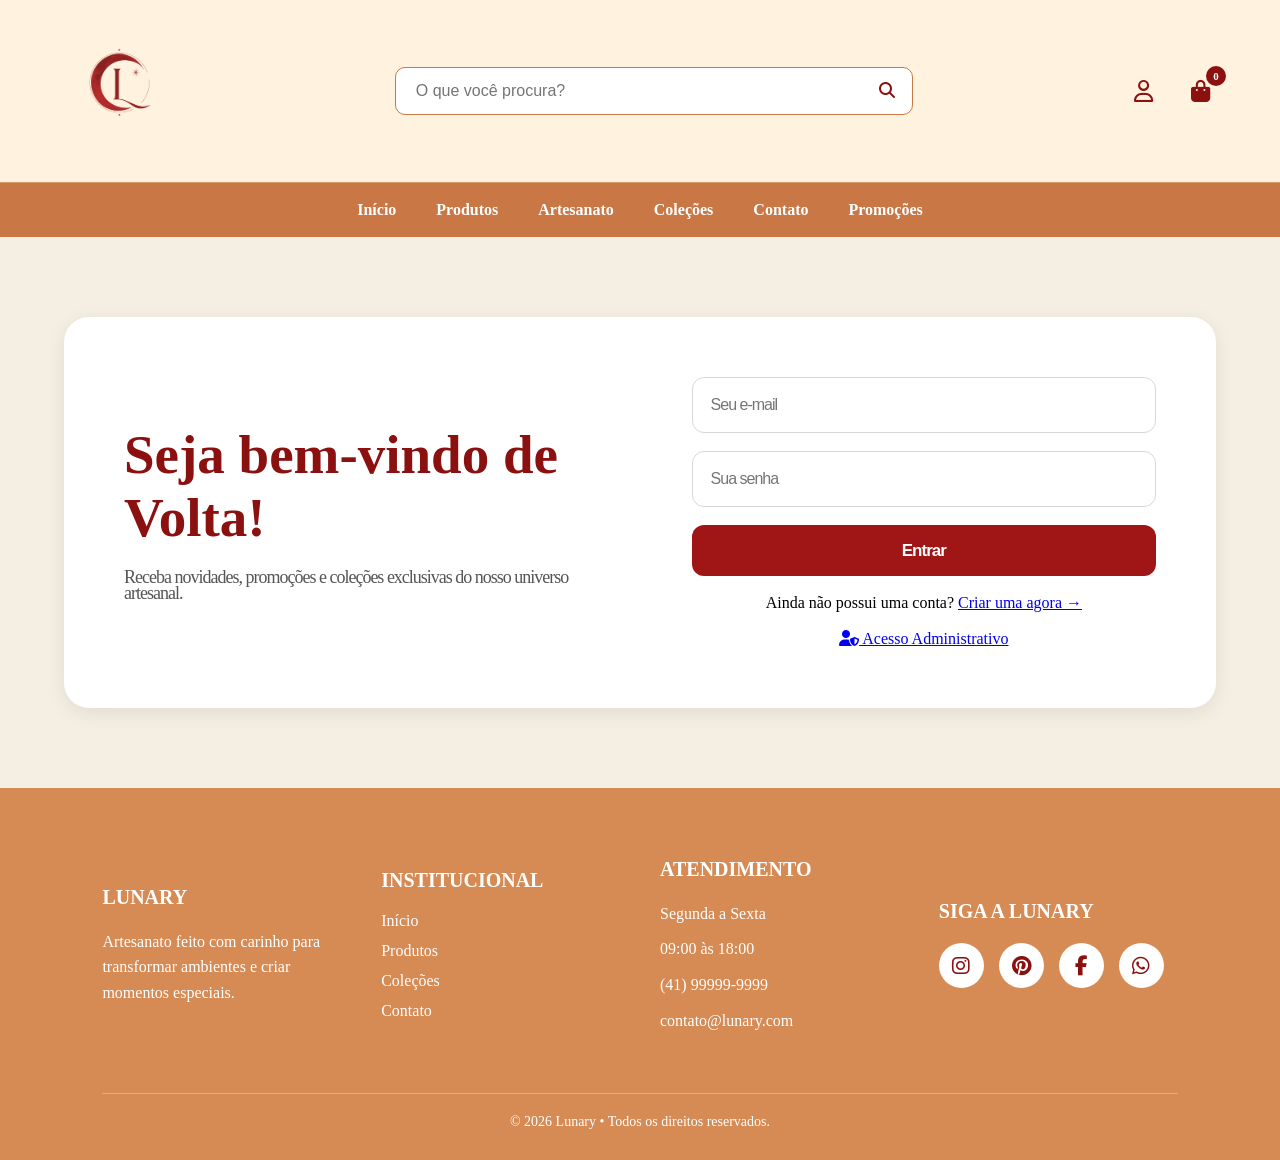
<file: ProjetoIntegrador/html/perfil.html>
<!DOCTYPE html>
<html lang="pt-BR">

<head>

    <meta charset="UTF-8">
    <meta name="viewport" content="width=device-width, initial-scale=1.0">

    <title>Meu Perfil - Lunary</title>

    <link rel="icon" href="../img/logo_lunary.png" type="image/x-icon">

    <link rel="stylesheet" href="../css/cadastro.css">

    <link href="https://fonts.googleapis.com/css2?family=Libre+Baskerville:wght@400;700&display=swap" rel="stylesheet">

    <link rel="stylesheet" href="https://cdnjs.cloudflare.com/ajax/libs/font-awesome/6.5.1/css/all.min.css">

</head>

<body>

    <!-- HEADER -->

    <header>

        <div class="logo">

            <a href="index.html">

                <img src="../img/logo.png" alt="Lunary">

            </a>

        </div>


        <div class="search-box">

            <input type="text" placeholder="O que você procura?">

            <i class="fa-solid fa-magnifying-glass"></i>

        </div>


        <div class="icons">

            <a href="perfil.html" class="usuario" id="linkUsuario">

                <i class="fa-regular fa-user"></i>

                <span id="nomeUsuario"></span>

            </a>


            <a href="carrinho.html" class="icone-carrinho">

                <i class="fa-solid fa-bag-shopping"></i>

                <span id="contadorCarrinho">0</span>

            </a>

        </div>

    </header>


    <!-- MENU -->

    <nav>

        <a href="index.html">Início</a>

        <a href="produtos.html">Produtos</a>

        <a href="artesanato.html">Artesanato</a>

        <a href="colecoes.html">Coleções</a>

        <a href="contato.html">Contato</a>

        <a href="promocoes.html">Promoções</a>

    </nav>


    <!-- PERFIL -->

    <section class="perfil">

        <div class="perfil-container">


            <!-- CABEÇALHO DO PERFIL -->

            <div class="perfil-cabecalho">

                <div class="icone-perfil">

                    <i class="fa-solid fa-user"></i>

                </div>

                <div>

                    <h2>Olá, <span id="perfilNome"></span>! ♡</h2>

                    <p>Bem-vindo(a) ao seu espaço Lunary.</p>

                </div>

            </div>


            <!-- DADOS -->

            <div class="dados-conta">

                <h3>

                    <i class="fa-solid fa-user"></i>

                    Dados da conta

                </h3>


                <div class="dados-grid">

                    <div class="perfil-dado">

                        <span>Nome</span>

                        <strong id="perfilNomeDados"></strong>

                    </div>


                    <div class="perfil-dado">

                        <span>E-mail</span>

                        <strong id="perfilEmail"></strong>

                    </div>

                </div>

            </div>


            <!-- OPÇÕES -->

            <div class="opcoes-perfil">

                <h3>Minha conta</h3>


                <div class="opcoes-grid">


                    <a href="#" class="opcao">

                        <div class="opcao-icone">

                            <i class="fa-solid fa-box"></i>

                        </div>

                        <div>

                            <strong>Meus pedidos</strong>

                            <p>Acompanhe suas compras</p>

                        </div>

                        <i class="fa-solid fa-chevron-right seta"></i>

                    </a>


                    <a href="#" class="opcao">

                        <div class="opcao-icone">

                            <i class="fa-solid fa-ticket"></i>

                        </div>

                        <div>

                            <strong>Meus cupons</strong>

                            <p>Veja seus cupons resgatados</p>

                        </div>

                        <i class="fa-solid fa-chevron-right seta"></i>

                    </a>


                    <a href="#" class="opcao">

                        <div class="opcao-icone">

                            <i class="fa-solid fa-heart"></i>

                        </div>

                        <div>

                            <strong>Meus favoritos</strong>

                            <p>Produtos que você salvou</p>

                        </div>

                        <i class="fa-solid fa-chevron-right seta"></i>

                    </a>


                    <a href="#" class="opcao">

                        <div class="opcao-icone">

                            <i class="fa-solid fa-location-dot"></i>

                        </div>

                        <div>

                            <strong>Endereço de entrega</strong>

                            <p>Gerencie seu endereço</p>

                        </div>

                        <i class="fa-solid fa-chevron-right seta"></i>

                    </a>

                </div>

            </div>


            <!-- SAIR -->

            <button class="btn-sair" onclick="sairDaConta()">

                <i class="fa-solid fa-right-from-bracket"></i>

                Sair da conta

            </button>


        </div>

    </section>


    <!-- FOOTER -->

    <footer class="footer">

        <div class="footer-container">

            <div class="footer-col">

                <h3>LUNARY</h3>

                <p>
                    Artesanato feito com carinho para transformar ambientes
                    e criar momentos especiais.
                </p>

            </div>

            <div class="footer-col">

                <h3>INSTITUCIONAL</h3>

                <a href="index.html">Início</a>
                <a href="produtos.html">Produtos</a>
                <a href="colecoes.html">Coleções</a>
                <a href="contato.html">Contato</a>

            </div>

            <div class="footer-col">

                <h3>ATENDIMENTO</h3>

                <p>Segunda a Sexta</p>
                <p>09:00 às 18:00</p>
                <p>(41) 99999-9999</p>
                <p>contato@lunary.com</p>

            </div>

            <div class="footer-col">

                <h3>SIGA A LUNARY</h3>

                <div class="social">

                    <a href="#"><i class="fab fa-instagram"></i></a>

                    <a href="#"><i class="fab fa-pinterest"></i></a>

                    <a href="#"><i class="fab fa-facebook-f"></i></a>

                    <a href="#"><i class="fab fa-whatsapp"></i></a>

                </div>

            </div>

        </div>
        <!-- BOTÃO VOLTAR AO TOPO -->

        <button id="btnTopo" title="Voltar ao topo">
            <i class="fa-solid fa-arrow-up"></i>
        </button>
        <div class="footer-bottom">

            © 2026 Lunary • Todos os direitos reservados.

        </div>
    </footer>

    <!-- MENSAGEM DO CARRINHO -->

    <div id="toast">
        <i class="fa-solid fa-check"></i>
        Produto adicionado ao carrinho!
    </div>

    <script src="../js/usuario.js"></script>

    <script src="../js/carrinho.js"></script>


    <script>

        document.addEventListener("DOMContentLoaded", function () {

            const usuario = JSON.parse(
                localStorage.getItem("usuarioLogado")
            );

            if (!usuario) {

                window.location.href = "login.html";

                return;

            }


            document.getElementById("perfilNome").textContent =
                usuario.nome;

            document.getElementById("perfilNomeDados").textContent =
                usuario.nome;

            document.getElementById("perfilEmail").textContent =
                usuario.email;

        });

    </script>

</body>

</html>
</file>
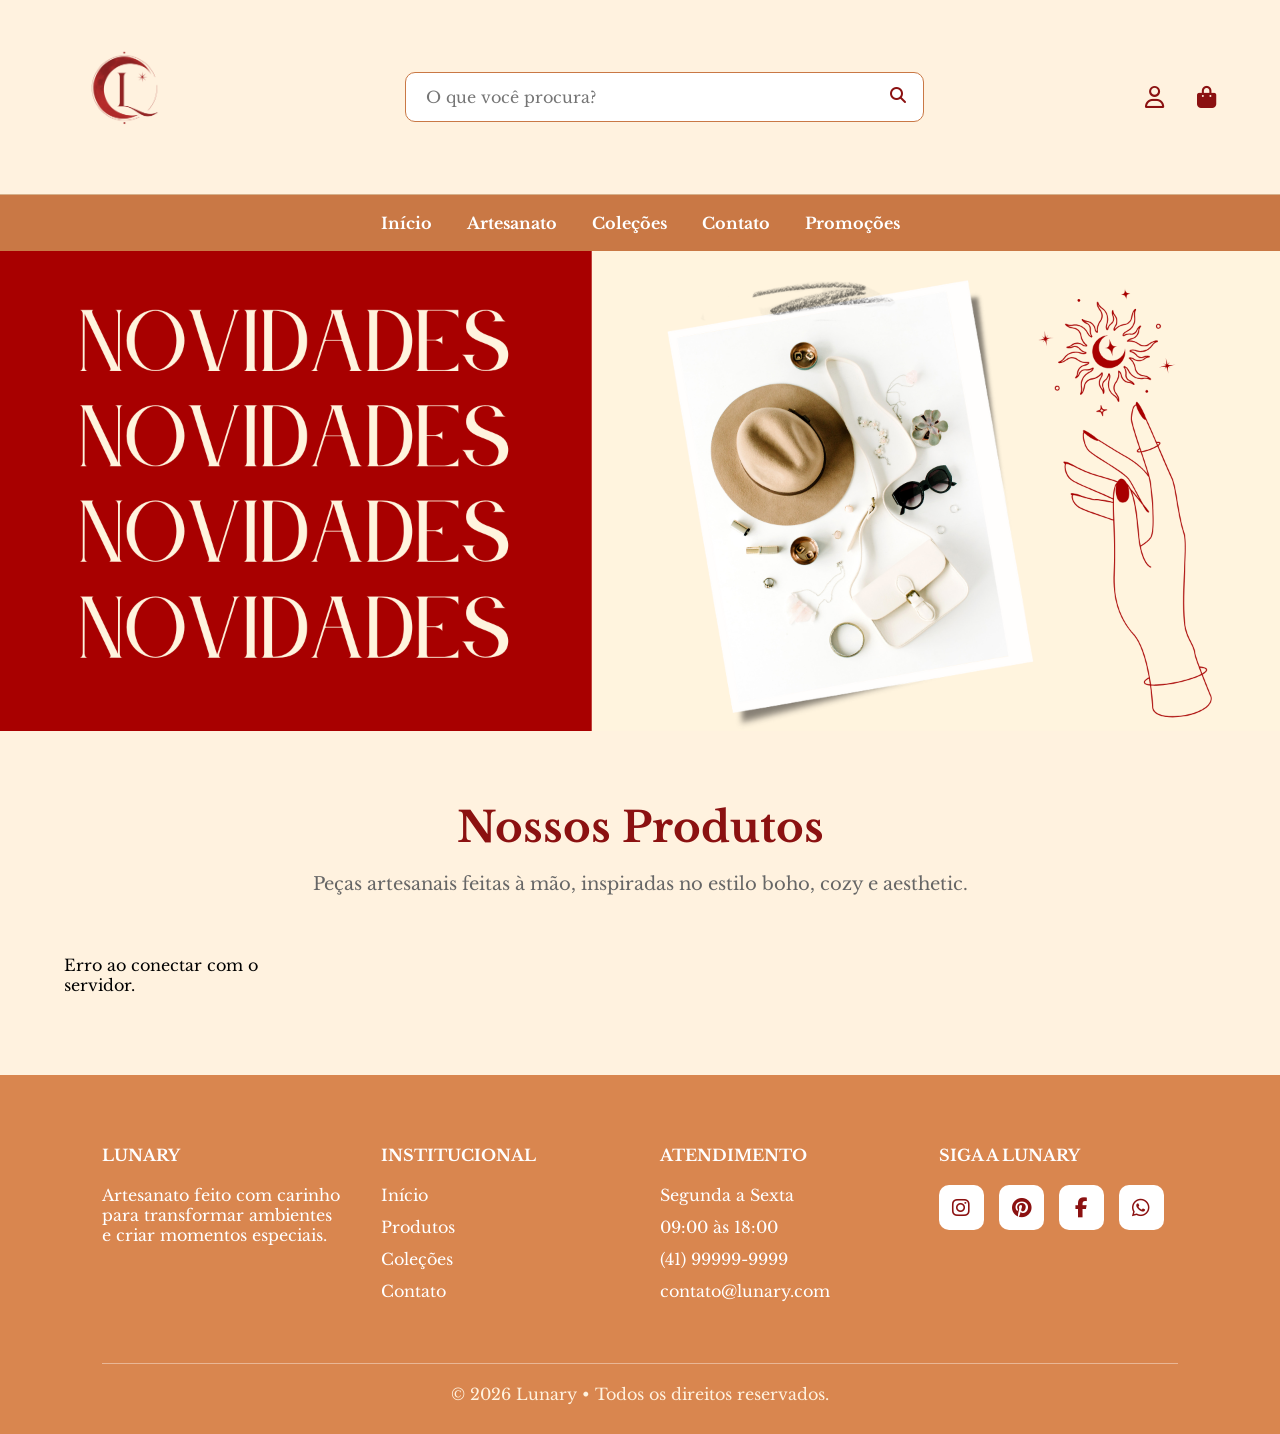
<file: ProjetoIntegrador/html/produtos.html>
<!DOCTYPE html>
<html lang="pt-BR">

<head>

    <meta charset="UTF-8">
    <meta name="viewport" content="width=device-width, initial-scale=1.0">

    <title>Produtos | Lunary</title>

    <link rel="stylesheet" href="../css/produtos.css">

    <link rel="icon" href="../img/logo_lunary.png" type="image/x-icon">

    <!-- Fonte -->
    <link
        href="https://fonts.googleapis.com/css2?family=Libre+Baskerville:wght@400;700&display=swap"
        rel="stylesheet">

    <!-- Ícones -->
    <link
        rel="stylesheet"
        href="https://cdnjs.cloudflare.com/ajax/libs/font-awesome/6.5.1/css/all.min.css">

</head>

<body>

    <!-- HEADER -->

    <header>

        <div class="logo">

            <a href="index.html">
                <img src="../img/logo.png" alt="Lunary">
            </a>

        </div>

        <div class="search-box">

            <input
                type="text"
                id="pesquisa"
                placeholder="O que você procura?"
                onkeyup="pesquisarProdutos()">

            <i class="fa-solid fa-magnifying-glass"></i>

            <div id="resultadoPesquisa" class="resultado-pesquisa"></div>

        </div>

        <div class="icons">

            <a href="login.html" class="usuario" id="linkUsuario">

                <i class="fa-regular fa-user"></i>

                <span id="nomeUsuario"></span>

            </a>

            <a href="carrinho.html" class="icone-carrinho">

                <i class="fa-solid fa-bag-shopping"></i>

                <span id="contadorCarrinho">0</span>

            </a>

        </div>

    </header>


    <!-- MENU -->

    <nav>

        <a href="index.html">Início</a>
        <a href="artesanato.html">Artesanato</a>
        <a href="colecoes.html">Coleções</a>
        <a href="contato.html">Contato</a>
        <a href="promocoes.html">Promoções</a>

    </nav>


    <!-- BANNER -->

    <section class="banner">

        <img src="../img/bannerprodutos.png" alt="Produtos">

    </section>


    <!-- TÍTULO -->

    <section class="titulo-produtos">

        <h2>Nossos Produtos</h2>

        <p>
            Peças artesanais feitas à mão, inspiradas no estilo boho, cozy e aesthetic.
        </p>

    </section>


    <!-- PRODUTOS -->

    <section class="produtos">

        <div class="produtos-container" id="listaProdutos">

            <!-- OS PRODUTOS SERÃO CARREGADOS PELO BANCO -->

            <p>Carregando produtos...</p>

        </div>

    </section>


    <!-- BOTÃO VOLTAR AO TOPO -->

    <button id="btnTopo" title="Voltar ao topo">

        <i class="fa-solid fa-arrow-up"></i>

    </button>


    <!-- FOOTER -->

    <footer class="footer">

        <div class="footer-container">

            <div class="footer-col">

                <h3>LUNARY</h3>

                <p>
                    Artesanato feito com carinho para transformar ambientes
                    e criar momentos especiais.
                </p>

            </div>


            <div class="footer-col">

                <h3>INSTITUCIONAL</h3>

                <a href="index.html">Início</a>
                <a href="produtos.html">Produtos</a>
                <a href="colecoes.html">Coleções</a>
                <a href="contato.html">Contato</a>

            </div>


            <div class="footer-col">

                <h3>ATENDIMENTO</h3>

                <p>Segunda a Sexta</p>
                <p>09:00 às 18:00</p>
                <p>(41) 99999-9999</p>
                <p>contato@lunary.com</p>

            </div>


            <div class="footer-col">

                <h3>SIGA A LUNARY</h3>

                <div class="social">

                    <a href="#">
                        <i class="fab fa-instagram"></i>
                    </a>

                    <a href="#">
                        <i class="fab fa-pinterest"></i>
                    </a>

                    <a href="#">
                        <i class="fab fa-facebook-f"></i>
                    </a>

                    <a href="#">
                        <i class="fab fa-whatsapp"></i>
                    </a>

                </div>

            </div>

        </div>


        <div class="footer-bottom">

            © 2026 Lunary • Todos os direitos reservados.

        </div>

    </footer>


    <!-- MENSAGEM DO CARRINHO -->

    <div id="toast">

        <i class="fa-solid fa-check"></i>

        Produto adicionado ao carrinho!

    </div>


    <!-- JAVASCRIPT -->

    <script src="../js/carrinho.js"></script>

    <script src="../js/usuario.js"></script>

    <script src="../js/pesquisa.js"></script>


    <!-- CARREGAR PRODUTOS DO BANCO -->

    <script>

        async function carregarProdutos() {

            const lista = document.getElementById("listaProdutos");

            try {

                const resposta = await fetch("../php/listar_produtos.php");

                const resultado = await resposta.json();

                console.log("Produtos recebidos:", resultado);

                if (!resultado.sucesso) {

                    lista.innerHTML = `
                        <p>Não foi possível carregar os produtos.</p>
                    `;

                    return;
                }

                const produtos = resultado.produtos || [];

                lista.innerHTML = "";

                if (produtos.length === 0) {

                    lista.innerHTML = `
                        <p>Nenhum produto cadastrado.</p>
                    `;

                    return;
                }


                produtos.forEach(function(produto) {

                    /*
                        O banco deve guardar somente o caminho
                        da imagem, por exemplo:

                        ../img/cesta.jpg

                        ou

                        img/cesta.jpg
                    */

                    let imagem = produto.imagem;

                    if (!imagem || imagem.trim() === "") {

                        imagem = "../img/logo.png";

                    }


                    /*
                        Se o banco tiver salvo apenas
                        "cesta.jpg", adicionamos ../img/
                    */

                    if (
                        !imagem.includes("/") &&
                        !imagem.includes("\\")
                    ) {

                        imagem = "../img/" + imagem;

                    }


                    lista.innerHTML += `

                        <div class="produto-card">

                            <img
                                src="${imagem}"
                                alt="${produto.nome}"
                                onerror="this.onerror=null; this.src='../img/logo.png';"
                            >

                            <h3>
                                ${produto.nome}
                            </h3>

                            <div class="avaliacao">

                                <i class="fa-solid fa-star"></i>
                                <i class="fa-solid fa-star"></i>
                                <i class="fa-solid fa-star"></i>
                                <i class="fa-solid fa-star"></i>
                                <i class="fa-regular fa-star"></i>

                                <span>
                                    Confira as avaliações
                                </span>

                            </div>

                            <p>
                                ${produto.descricao || "Produto artesanal da Lunary."}
                            </p>

                            <span>
                                R$ ${Number(produto.preco)
                                    .toFixed(2)
                                    .replace(".", ",")}
                            </span>

                            <button
                                onclick="adicionarCarrinho(
                                    '${String(produto.nome).replace(/'/g, "\\'")}',
                                    ${Number(produto.preco)},
                                    '${imagem}'
                                )">

                                Adicionar ao Carrinho

                            </button>

                        </div>

                    `;

                });

            }

            catch (erro) {

                console.error(
                    "Erro ao carregar produtos:",
                    erro
                );

                lista.innerHTML = `
                    <p>
                        Erro ao conectar com o servidor.
                    </p>
                `;

            }

        }


        document.addEventListener(
            "DOMContentLoaded",
            function() {

                carregarProdutos();

            }
        );

    </script>


</body>

</html>
</file>
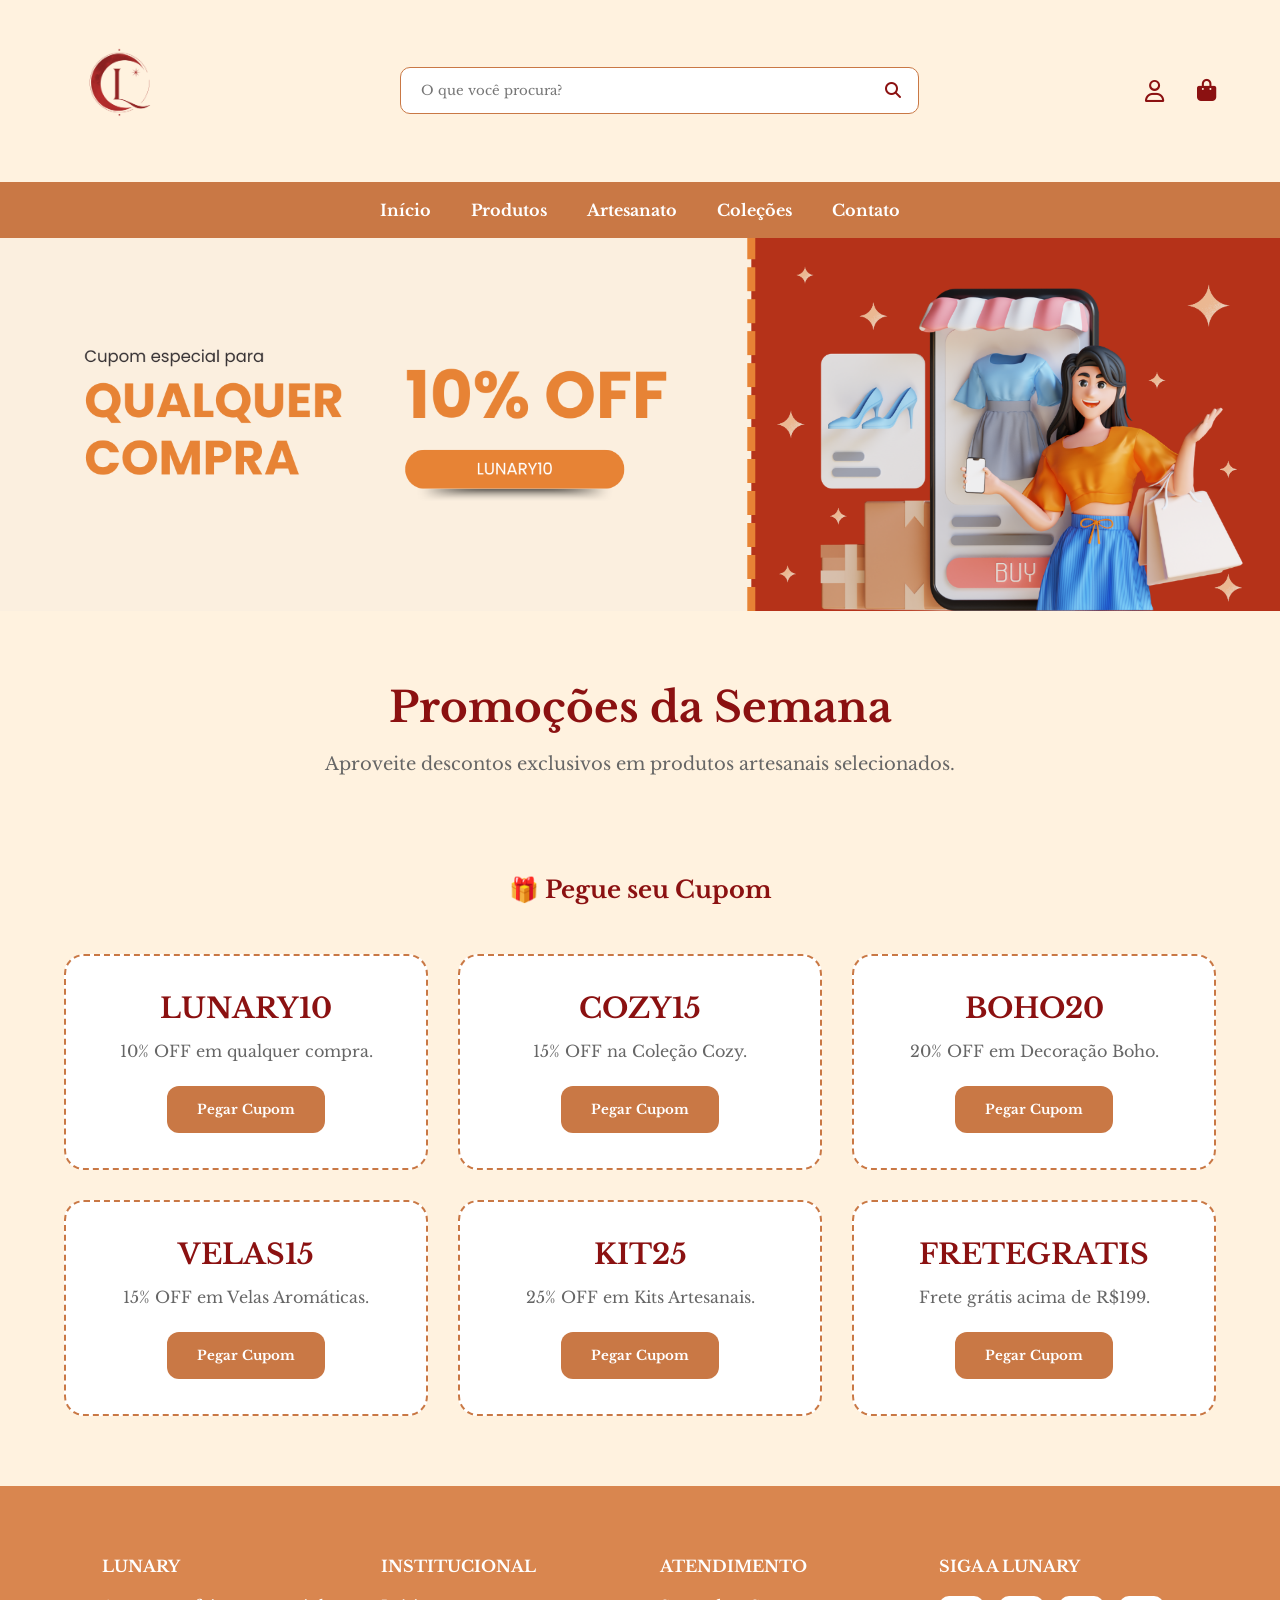
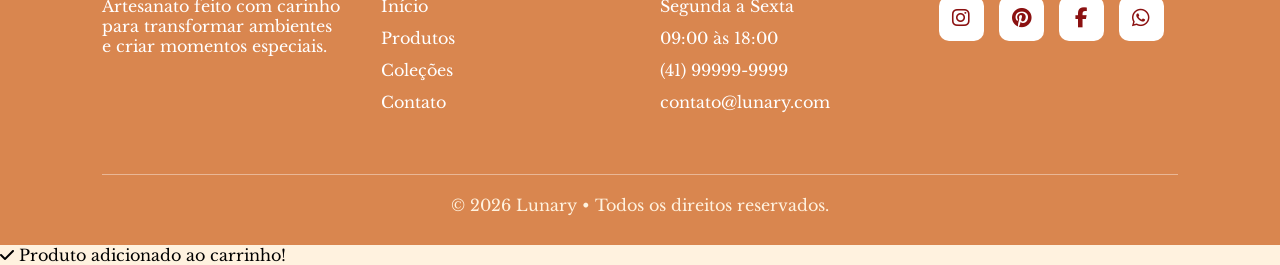
<file: ProjetoIntegrador/html/promocoes.html>
<!DOCTYPE html>
<html lang="pt-br">

<head>
    <meta charset="UTF-8">
    <meta name="viewport" content="width=device-width, initial-scale=1.0">

    <title>Promoções - Lunary | Arte e Design</title>

    <link rel="icon" href="../img/logo_lunary.png" type="image/x-icon">

    <link rel="stylesheet" href="../css/promocoes.css">

    <link href="https://fonts.googleapis.com/css2?family=Libre+Baskerville:wght@400;700&display=swap" rel="stylesheet">

    <link rel="stylesheet" href="https://cdnjs.cloudflare.com/ajax/libs/font-awesome/6.5.1/css/all.min.css">
</head>

<body>

    <!-- HEADER -->

    <header>

        <div class="logo">
            <a href="index.html">
                <img src="../img/logo.png" alt="Lunary">
            </a>
        </div>

        <div class="search-box">
            <input type="text" placeholder="O que você procura?">
            <i class="fa-solid fa-magnifying-glass"></i>
        </div>

        <div class="icons">
            <a href="login.html" class="usuario" id="linkUsuario">
                <i class="fa-regular fa-user"></i>
                <span id="nomeUsuario"></span>
            </a>

            <a href="carrinho.html" class="icone-carrinho">
                <i class="fa-solid fa-bag-shopping"></i>
                <span id="contadorCarrinho">0</span>
            </a>
        </div>

    </header>

    <!-- MENU -->

    <nav>
        <a href="index.html">Início</a>
        <a href="produtos.html">Produtos</a>
        <a href="artesanato.html">Artesanato</a>
        <a href="colecoes.html">Coleções</a>
        <a href="contato.html">Contato</a>
    </nav>

    <!-- BANNER -->

    <section class="banner">
        <img src="../img/bannercupom.png" alt="Promoções">
    </section>

    <!-- TÍTULO -->

    <section class="promocoes">

        <h2>Promoções da Semana</h2>

        <p>
            Aproveite descontos exclusivos em produtos artesanais selecionados.
        </p>

    </section>

    <!-- CUPONS -->

    <section class="cupons">

        <h2>🎁 Pegue seu Cupom</h2>

        <div class="cupons-container">

            <div class="cupom">
                <h3>LUNARY10</h3>
                <p>10% OFF em qualquer compra.</p>

                <button class="btn-cupom" onclick="resgatarCupom(this)">
                    Pegar Cupom
                </button>
            </div>

            <div class="cupom">
                <h3>COZY15</h3>
                <p>15% OFF na Coleção Cozy.</p>

                <button class="btn-cupom" onclick="resgatarCupom(this)">
                    Pegar Cupom
                </button>
            </div>

            <div class="cupom">
                <h3>BOHO20</h3>
                <p>20% OFF em Decoração Boho.</p>

                <button class="btn-cupom" onclick="resgatarCupom(this)">
                    Pegar Cupom
                </button>
            </div>

            <div class="cupom">
                <h3>VELAS15</h3>
                <p>15% OFF em Velas Aromáticas.</p>

                <button class="btn-cupom" onclick="resgatarCupom(this)">
                    Pegar Cupom
                </button>
            </div>

            <div class="cupom">
                <h3>KIT25</h3>
                <p>25% OFF em Kits Artesanais.</p>

                <button class="btn-cupom" onclick="resgatarCupom(this)">
                    Pegar Cupom
                </button>
            </div>

            <div class="cupom">
                <h3>FRETEGRATIS</h3>
                <p>Frete grátis acima de R$199.</p>

                <button class="btn-cupom" onclick="resgatarCupom(this)">
                    Pegar Cupom
                </button>
            </div>

        </div>

    </section>

    <!-- MENSAGEM DE CUPOM RESGATADO -->

    <div id="mensagemCupom" class="mensagem-cupom">
        🎉 Cupom resgatado com sucesso!
    </div>

    <!-- BOTÃO VOLTAR AO TOPO -->

    <button id="btnTopo" title="Voltar ao topo">
        <i class="fa-solid fa-arrow-up"></i>
    </button>

    <!-- FOOTER -->

    <footer class="footer">

        <div class="footer-container">

            <div class="footer-col">

                <h3>LUNARY</h3>

                <p>
                    Artesanato feito com carinho para transformar ambientes
                    e criar momentos especiais.
                </p>

            </div>

            <div class="footer-col">

                <h3>INSTITUCIONAL</h3>

                <a href="index.html">Início</a>
                <a href="produtos.html">Produtos</a>
                <a href="colecoes.html">Coleções</a>
                <a href="contato.html">Contato</a>

            </div>

            <div class="footer-col">

                <h3>ATENDIMENTO</h3>

                <p>Segunda a Sexta</p>
                <p>09:00 às 18:00</p>
                <p>(41) 99999-9999</p>
                <p>contato@lunary.com</p>

            </div>

            <div class="footer-col">

                <h3>SIGA A LUNARY</h3>

                <div class="social">

                    <a href="#"><i class="fab fa-instagram"></i></a>

                    <a href="#"><i class="fab fa-pinterest"></i></a>

                    <a href="#"><i class="fab fa-facebook-f"></i></a>

                    <a href="#"><i class="fab fa-whatsapp"></i></a>

                </div>

            </div>

        </div>
        <!-- BOTÃO VOLTAR AO TOPO -->

        <button id="btnTopo" title="Voltar ao topo">
            <i class="fa-solid fa-arrow-up"></i>
        </button>
        <div class="footer-bottom">

            © 2026 Lunary • Todos os direitos reservados.

        </div>
    </footer>

    <!-- MENSAGEM DO CARRINHO -->

    <div id="toast">
        <i class="fa-solid fa-check"></i>
        Produto adicionado ao carrinho!
    </div>

    <!-- JAVASCRIPT DOS CUPONS -->

    <script>

        function resgatarCupom(botao) {

            // Pega o código do cupom
            const cupom = botao.parentElement.querySelector("h3").textContent.trim();

            // Salva o cupom no navegador
            localStorage.setItem("cupomAplicado", cupom);

            // Copia o cupom
            navigator.clipboard.writeText(cupom);

            // Muda o botão
            botao.textContent = "✓ Cupom copiado";

            // Desativa o botão
            botao.disabled = true;

            // Adiciona a classe visual
            botao.classList.add("resgatado");

            // Mensagem
            const mensagem = document.getElementById("mensagemCupom");

            mensagem.textContent = "🎉 Cupom " + cupom + " copiado!";

            mensagem.classList.add("mostrar");

            // Esconde a mensagem depois de 3 segundos
            setTimeout(function () {
                mensagem.classList.remove("mostrar");
            }, 3000);

        }

    </script>

    <script src="../js/pesquisa.js"></script>
    <script src="../js/usuario.js"></script>
    <script src="../js/carrinho.js"></script>

</body>

</html>
</file>
<file: ProjetoIntegrador/css/inicio.css>
* {
    margin: 0;
    padding: 0;
    box-sizing: border-box;
    font-family: 'Libre Baskerville', serif;
}

body {
    background: #fff2df;
}

.categoria-item {
    text-decoration: none;
    color: inherit;
}

/* HEADER */

header {
    width: 100%;
    background: #fff2df;
    padding: 20px 5%;

    display: flex;
    justify-content: space-between;
    align-items: center;

    border-bottom: 1px solid #d49a6a;
}

.logo img {
    width: 110px;
}

.search-box {
    width: 45%;
    position: relative;
}

.search-box input {
    width: 100%;
    padding: 14px 45px 14px 20px;

    border: 1px solid #c97845;
    border-radius: 10px;

    outline: none;

    font-size: 16px;
}

.search-box i {
    position: absolute;
    right: 18px;
    top: 15px;

    color: #8b1111;
}

.icons {
    display: flex;
    gap: 25px;
}

.icons a {
    color: #8b1111;
    font-size: 22px;
    transition: .3s;
}

.icons a:hover {
    color: #c97845;
}

/* MENU */

nav {
    background: #c97845;

    display: flex;
    justify-content: center;
    gap: 40px;

    padding: 18px;
}

nav a {
    color: white;
    text-decoration: none;
    font-weight: bold;
    transition: .3s;
}

nav a:hover {
    color: #fff2df;
}

/* BANNER */

.banner {
    width: 100%;
}

.banner img {
    width: 100%;
    display: block;
}

/* ================= BENEFÍCIOS ================= */

.beneficios {
    width: 100%;
    padding: 35px 5%;
    background: #fff2df;

    display: grid;
    grid-template-columns: repeat(4, 1fr);

    gap: 20px;
}

.card-beneficio {

    background: white;

    border-radius: 15px;

    padding: 20px;

    display: flex;
    align-items: center;

    gap: 15px;

    border: 1px solid #ecd6c2;

    transition: .3s;
}

.card-beneficio:hover {

    transform: translateY(-5px);

    box-shadow: 0 10px 20px rgba(0, 0, 0, .08);

}

.card-beneficio i {

    font-size: 28px;

    color: #b35c2d;

}

.card-beneficio h3 {

    color: #8b1111;

    margin-bottom: 5px;

}

.card-beneficio p {

    color: #666;

    font-size: 14px;

}

/* ================= CATEGORIAS ================= */

.categorias-populares {

    padding: 80px 5%;

    background: #fff2df;

}

.categorias-populares h2 {

    text-align: center;

    color: #8b1111;

    font-size: 42px;

    margin-bottom: 50px;

}

.categorias-container {

    display: flex;

    justify-content: space-between;

    flex-wrap: wrap;

    gap: 20px;

}

.categoria-item {

    width: 180px;

    text-align: center;

    cursor: pointer;

    transition: .3s;

}

.categoria-item:hover {

    transform: translateY(-8px);

}

.categoria-item img {

    width: 180px;

    height: 180px;

    border-radius: 50%;

    object-fit: cover;

    border: 5px solid white;

    box-shadow: 0 5px 20px rgba(0, 0, 0, .08);

}

.categoria-item p {

    margin-top: 18px;

    color: #5c2d20;

    font-size: 20px;

}

/* ================= NOSSOS PRODUTOS ================= */

.produtos {

    width: 100%;

    padding: 80px 5%;

    background: #fff2df;

}

.produtos h2 {

    text-align: center;

    font-size: 42px;

    color: #8b1111;

    margin-bottom: 50px;

}

.produtos-container {

    display: grid;

    grid-template-columns: repeat(4, 1fr);

    gap: 25px;

}

.produto-card {

    background: white;

    border-radius: 20px;

    overflow: hidden;

    box-shadow: 0 5px 20px rgba(0, 0, 0, .08);

    transition: .3s;

}

.produto-card:hover {

    transform: translateY(-8px);

}

.produto-imagens {

    width: 100%;

    height: 260px;

    position: relative;

    overflow: hidden;

}

.produto-imagens img {

    width: 100%;

    height: 100%;

    object-fit: cover;

    position: absolute;

    top: 0;
    left: 0;

    transition: opacity .5s ease;

}

.produto-imagens img:last-child {

    opacity: 0;

}

.produto-card:hover .produto-imagens img:first-child {

    opacity: 0;

}

.produto-card:hover .produto-imagens img:last-child {

    opacity: 1;

}

.produto-card h3 {

    margin: 20px;

    color: #5c2d20;

    font-size: 22px;

}

.produto-card p {

    margin: 0 20px 15px;

    color: #666;

    line-height: 1.6;

}

.produto-card span {

    display: block;

    margin: 0 20px 20px;

    color: #8b1111;

    font-size: 24px;

    font-weight: bold;

}

.produto-card button {

    width: calc(100% - 40px);

    margin: 0 20px 20px;

    padding: 15px;

    border: none;

    border-radius: 12px;

    background: #c97845;

    color: white;

    font-size: 16px;

    font-weight: bold;

    cursor: pointer;

    transition: .3s;

}

.produto-card button:hover {

    background: #a85f35;

}

/* RESPONSIVO */

@media(max-width:1000px) {

    .produtos-container {

        grid-template-columns: repeat(2, 1fr);

    }

}

@media(max-width:600px) {

    .produtos-container {

        grid-template-columns: 1fr;

    }

}

/* ================= VER MAIS ================= */

.ver-mais {

    background: #f8efe5;

    text-align: center;

    padding: 90px 20px;

}

.ver-mais h2 {

    color: #8b1111;

    font-size: 42px;

    margin-bottom: 20px;

}

.ver-mais p {

    max-width: 700px;

    margin: auto;

    color: #666;

    font-size: 18px;

    line-height: 1.8;

    margin-bottom: 35px;

}

.btn-vermais {

    display: inline-block;

    background: #c97845;

    color: white;

    text-decoration: none;

    padding: 16px 40px;

    border-radius: 12px;

    font-weight: bold;

    transition: .3s;

}

.btn-vermais:hover {

    background: #a85f35;

}

/* ================= FOOTER ================= */

.footer {

    background: #d68a54;

    color: white;

    padding: 70px 8% 30px;

}

.footer-container {

    display: grid;

    grid-template-columns: repeat(auto-fit, minmax(220px, 1fr));

    gap: 40px;

}

.footer-logo {

    width: 100px;

    margin-bottom: 20px;

}

.footer-col h3 {

    margin-bottom: 20px;

    font-size: 20px;

}

.footer-col p {

    margin-bottom: 10px;

    line-height: 1.6;

}

.footer-col a {

    display: block;

    color: white;

    text-decoration: none;

    margin-bottom: 12px;

    transition: .3s;

}

.footer-col a:hover {

    color: #8b1111;

}

.social {

    display: flex;

    gap: 15px;

    margin-top: 20px;

}

.social a {

    width: 45px;

    height: 45px;

    background: white;

    color: #8b1111;

    border-radius: 50%;

    display: flex;

    justify-content: center;

    align-items: center;

    text-decoration: none;

    font-size: 20px;

    transition: .3s;

}

.social a:hover {

    background: #8b1111;

    color: white;

}

.footer-bottom {

    margin-top: 50px;

    padding-top: 20px;

    border-top: 1px solid rgba(255, 255, 255, .3);

    text-align: center;

    font-size: 14px;

}

/* ================= RESPONSIVO ================= */

@media(max-width:900px) {

    header {

        flex-direction: column;

        gap: 20px;

    }

    .search-box {

        width: 100%;

    }

    nav {

        flex-wrap: wrap;

        gap: 20px;

    }

    .beneficios {

        grid-template-columns: repeat(2, 1fr);

    }

    .categorias-container {

        justify-content: center;

    }

}

@media(max-width:600px) {

    .beneficios {

        grid-template-columns: 1fr;

    }

    .categoria-item {

        width: 140px;

    }

    .categoria-item img {

        width: 140px;

        height: 140px;

    }

    .footer {

        text-align: center;

    }

    .social {

        justify-content: center;

    }

}

.resultado-pesquisa {
    position: absolute;
    top: 100%;
    left: 0;
    width: 100%;
    background: white;
    border: 1px solid #ddd;
    border-radius: 0 0 10px 10px;
    display: none;
    z-index: 999;
}

.resultado-pesquisa a {
    display: block;
    padding: 12px 15px;
    color: #333;
    text-decoration: none;
    border-bottom: 1px solid #eee;
}

.resultado-pesquisa a:hover {
    background: #fff2df;
}

/* =========================
   BOTÃO VOLTAR AO TOPO
========================= */

#btnTopo {
    position: fixed;
    bottom: 25px;
    right: 25px;

    width: 45px;
    height: 45px;

    border: none;
    border-radius: 50%;

    background-color: #c26e00;
    color: white;

    font-size: 18px;

    cursor: pointer;

    display: none;

    align-items: center;
    justify-content: center;

    box-shadow: 0 3px 10px rgba(0, 0, 0, 0.15);

    z-index: 1000;

    transition: 0.3s;
}

#btnTopo:hover {
    transform: translateY(-3px);
}

/* =========================
   MENSAGEM DO CARRINHO
========================= */

#toast {
    position: fixed;
    bottom: 30px;
    right: 30px;

    background-color: #fff2df;
    color: #922424;

    padding: 15px 22px;

    border-radius: 8px;

    box-shadow: 0 4px 15px rgba(0, 0, 0, 0.15);

    font-size: 14px;

    display: flex;
    align-items: center;
    gap: 10px;

    opacity: 0;
    visibility: hidden;

    transform: translateY(20px);

    transition: 0.3s;

    z-index: 9999;
}

#toast i {
    font-size: 18px;
}

#toast.mostrar {
    opacity: 1;
    visibility: visible;
    transform: translateY(0);
}

.boas-vindas {
    padding: 30px 5%;
    background: #fff2df;
    text-align: center;
}

.boas-vindas h2 {
    color: #8b1111;
    font-size: 30px;
    margin-bottom: 10px;
}

.boas-vindas p {
    color: #666;
    font-size: 16px;
}

.usuario {
    display: flex;
    align-items: center;
    gap: 8px;
    text-decoration: none;
}

.usuario span {
    font-size: 15px;
    font-weight: bold;
    color: #8b1111;
}

#btnTopo {
    position: fixed;
    bottom: 25px;
    right: 25px;

    width: 45px;
    height: 45px;

    border: none;
    border-radius: 50%;

    background-color: #c26e00;
    color: white;

    font-size: 18px;

    cursor: pointer;

    display: none;

    align-items: center;
    justify-content: center;

    box-shadow: 0 3px 10px rgba(0, 0, 0, 0.15);

    z-index: 1000;

    transition: 0.3s;
}

#btnTopo:hover {
    transform: translateY(-3px);
}

.icone-carrinho {
    position: relative;
}

.icone-carrinho #contadorCarrinho {
    position: absolute;
    top: -10px;
    right: -10px;

    background: #8b1111;
    color: white;

    width: 20px;
    height: 20px;

    border-radius: 50%;

    display: none;
    align-items: center;
    justify-content: center;

    font-size: 11px;
    font-weight: bold;
}

.usuario {
    display: flex;
    align-items: center;
    gap: 8px;
    text-decoration: none;
}

.usuario span {
    font-size: 15px;
    font-weight: bold;
    color: #8b1111;
}
</file>
<file: ProjetoIntegrador/css/admin.css>
* {
    margin: 0;
    padding: 0;
    box-sizing: border-box;
}

body {
    font-family: 'Libre Baskerville', serif;
    background: #fff8ee;
    color: #351b12;
}


/* =========================
   SIDEBAR
========================= */

.sidebar {
    position: fixed;
    left: 0;
    top: 0;

    width: 250px;
    height: 100vh;

    background: #fff2df;

    border-right: 1px solid #e4c9a8;

    display: flex;
    flex-direction: column;

    padding: 25px 15px;
}


/* LOGO */

.logo {
    display: flex;
    align-items: center;
    gap: 10px;

    padding: 0 12px 30px;
}

.logo img {
    width: 80px;
}

.logo span {
    font-size: 11px;
    color: #8b1111;
    font-weight: bold;
}


/* MENU */

.menu-admin {
    display: flex;
    flex-direction: column;
    gap: 7px;
}

.menu-admin a,
.menu-final a {
    text-decoration: none;

    color: #5c4035;

    padding: 13px 15px;

    border-radius: 10px;

    display: flex;
    align-items: center;
    gap: 12px;

    font-size: 14px;

    transition: .2s;
}

.menu-admin a:hover,
.menu-final a:hover {
    background: #f3ddc3;
}

.menu-admin a.ativo {
    background: #8b1111;
    color: white;
}

.menu-admin i,
.menu-final i {
    width: 20px;
    text-align: center;
}


/* FINAL */

.menu-final {
    margin-top: auto;

    display: flex;
    flex-direction: column;

    gap: 5px;
}

.menu-final .sair {
    color: #8b1111;
}


/* =========================
   CONTEÚDO
========================= */

.conteudo {
    margin-left: 250px;

    padding: 40px;

    min-height: 100vh;
}


/* =========================
   TOPO
========================= */

.topo,
.topo-secao {
    display: flex;
    justify-content: space-between;
    align-items: center;

    margin-bottom: 35px;
}

.pequeno {
    font-size: 11px;

    color: #a45b21;

    font-weight: bold;

    letter-spacing: 1.5px;

    margin-bottom: 8px;
}

h1 {
    font-size: 32px;

    color: #8b1111;

    margin-bottom: 8px;
}

.descricao {
    color: #795f52;

    font-size: 14px;
}


/* PERFIL */

.perfil-admin {
    display: flex;
    align-items: center;

    gap: 12px;
}

.perfil-admin strong {
    display: block;

    font-size: 14px;
}

.perfil-admin span {
    display: block;

    font-size: 11px;

    color: #8d7468;

    margin-top: 4px;
}

.icone-perfil {
    width: 45px;
    height: 45px;

    border-radius: 50%;

    background: #8b1111;

    color: white;

    display: flex;
    align-items: center;
    justify-content: center;
}


/* =========================
   CARDS
========================= */

.cards {
    display: grid;

    grid-template-columns: repeat(4, 1fr);

    gap: 18px;

    margin-bottom: 30px;
}

.card {
    background: white;

    border: 1px solid #ead8c5;

    border-radius: 16px;

    padding: 22px;

    display: flex;
    align-items: center;

    gap: 16px;

    box-shadow: 0 4px 15px rgba(70, 30, 10, .04);
}

.card-icone {
    width: 50px;
    height: 50px;

    border-radius: 12px;

    background: #fff0dc;

    color: #8b1111;

    display: flex;
    align-items: center;
    justify-content: center;

    font-size: 19px;
}

.card p {
    font-size: 12px;

    color: #80695c;

    margin-bottom: 5px;
}

.card h2 {
    color: #351b12;

    font-size: 25px;

    margin-bottom: 3px;
}

.card span {
    font-size: 10px;

    color: #9b8478;
}


/* =========================
   PAINÉIS
========================= */

.painel-grid {
    display: grid;

    grid-template-columns: 1.3fr 1fr;

    gap: 20px;

    margin-bottom: 30px;
}

.painel {
    background: white;

    border: 1px solid #ead8c5;

    border-radius: 16px;

    padding: 25px;

    box-shadow: 0 4px 15px rgba(70, 30, 10, .04);
}

.painel-titulo {
    display: flex;

    justify-content: space-between;

    align-items: center;

    margin-bottom: 20px;
}

.painel-titulo h2 {
    font-size: 18px;

    color: #351b12;
}

.painel-titulo p {
    font-size: 11px;

    color: #92786b;

    margin-top: 5px;
}

.painel-titulo a {
    color: #8b1111;

    font-size: 11px;

    text-decoration: none;
}


/* =========================
   TABELA
========================= */

.tabela-cabecalho,
.pedido {
    display: grid;

    grid-template-columns: 80px 1fr 100px 80px;

    gap: 10px;

    align-items: center;
}

.tabela-cabecalho {
    padding: 12px 0;

    border-bottom: 1px solid #eee0d2;

    font-size: 10px;

    color: #92786b;
}

.pedido {
    padding: 15px 0;

    border-bottom: 1px solid #f2e7dc;

    font-size: 11px;
}

.status {
    padding: 5px 8px;

    border-radius: 20px;

    text-align: center;

    font-size: 9px;
}

.aprovado {
    background: #e7f4e9;
    color: #397344;
}

.pendente {
    background: #fff1d9;
    color: #99651d;
}

.enviado {
    background: #e5eef8;
    color: #426a91;
}


/* =========================
   ATALHOS
========================= */

.atalhos h2 {
    font-size: 19px;

    margin-bottom: 18px;
}

.atalhos-container {
    display: grid;

    grid-template-columns: repeat(4, 1fr);

    gap: 15px;
}

.atalho {
    background: white;

    border: 1px solid #ead8c5;

    border-radius: 14px;

    padding: 18px;

    display: flex;

    align-items: center;

    gap: 13px;

    text-decoration: none;

    color: #351b12;

    transition: .2s;
}

.atalho:hover {
    transform: translateY(-2px);

    border-color: #c89562;
}

.atalho>i {
    color: #8b1111;

    font-size: 19px;
}

.atalho strong,
.atalho span {
    display: block;
}

.atalho strong {
    font-size: 12px;
}

.atalho span {
    font-size: 9px;

    color: #947d70;

    margin-top: 5px;
}


/* =========================
   SEÇÕES
========================= */

.secao-extra {
    display: none;
}

.topo-secao {
    margin-bottom: 25px;
}


/* =========================
   BOTÃO ADICIONAR
========================= */

.btn-adicionar {
    border: none;

    background: #8b1111;

    color: white;

    padding: 13px 18px;

    border-radius: 9px;

    cursor: pointer;

    font-family: inherit;

    font-size: 12px;
}

.btn-adicionar:hover {
    background: #6f0d0d;
}


/* =========================
   FORMULÁRIO PRODUTO
========================= */

.form-produto {
    background: white;

    border: 1px solid #ead8c5;

    border-radius: 16px;

    padding: 25px;

    margin-bottom: 25px;
}

.form-produto h2 {
    color: #8b1111;

    font-size: 19px;

    margin-bottom: 20px;
}

.form-produto input,
.form-produto textarea {
    width: 100%;

    border: 1px solid #decab6;

    border-radius: 8px;

    padding: 12px;

    margin-bottom: 12px;

    font-family: inherit;

    outline: none;
}

.form-produto input:focus,
.form-produto textarea:focus {
    border-color: #8b1111;
}

.form-produto textarea {
    height: 100px;

    resize: vertical;
}

.botoes-form {
    display: flex;

    gap: 10px;
}

.btn-salvar,
.btn-cancelar {
    border: none;

    padding: 11px 17px;

    border-radius: 8px;

    cursor: pointer;

    font-family: inherit;

    font-size: 11px;
}

.btn-salvar {
    background: #8b1111;

    color: white;
}

.btn-cancelar {
    background: #eee2d5;

    color: #5d4539;
}


/* =========================
   LISTA DE PRODUTOS
========================= */

.lista-produtos-admin {
    background: white;

    border: 1px solid #ead8c5;

    border-radius: 16px;

    padding: 25px;
}

.produto-item {
    display: flex;

    align-items: center;

    gap: 15px;

    padding: 15px 0;

    border-bottom: 1px solid #eee4da;
}

.produto-item:last-child {
    border-bottom: none;
}

.produto-item img {
    width: 70px;
    height: 70px;

    object-fit: cover;

    border-radius: 10px;

    background: #f7eadb;
}

.produto-info {
    flex: 1;
}

.produto-info h3 {
    font-size: 14px;

    color: #351b12;

    margin-bottom: 5px;
}

.produto-info p {
    font-size: 10px;

    color: #92776a;

    margin-bottom: 4px;
}

.produto-preco {
    font-weight: bold;

    color: #8b1111;

    font-size: 13px;
}

.acoes-produto {
    display: flex;

    gap: 7px;
}

.btn-editar,
.btn-excluir {
    border: none;

    width: 35px;
    height: 35px;

    border-radius: 8px;

    cursor: pointer;
}

.btn-editar {
    background: #fff0dc;

    color: #9a5c1e;
}

.btn-excluir {
    background: #fde8e8;

    color: #a52222;
}


/* PRODUTO DESTAQUE */

.produto-destaque {
    display: flex;

    align-items: center;

    gap: 12px;

    padding: 12px 0;

    border-bottom: 1px solid #eee4da;
}

.produto-destaque:last-child {
    border-bottom: none;
}

.produto-destaque img {
    width: 50px;
    height: 50px;

    object-fit: cover;

    border-radius: 8px;
}

.produto-destaque div {
    flex: 1;
}

.produto-destaque h3 {
    font-size: 11px;
}

.produto-destaque p {
    font-size: 9px;

    color: #92776a;

    margin-top: 4px;
}


/* =========================
   RESPONSIVO
========================= */

@media (max-width: 1100px) {

    .cards {
        grid-template-columns: repeat(2, 1fr);
    }

    .atalhos-container {
        grid-template-columns: repeat(2, 1fr);
    }

}

@media (max-width: 800px) {

    .sidebar {
        width: 200px;
    }

    .conteudo {
        margin-left: 200px;

        padding: 25px;
    }

    .painel-grid {
        grid-template-columns: 1fr;
    }

}

@media (max-width: 600px) {

    .sidebar {
        position: static;

        width: 100%;
        height: auto;
    }

    .conteudo {
        margin-left: 0;
    }

    .cards {
        grid-template-columns: 1fr;
    }

    .atalhos-container {
        grid-template-columns: 1fr;
    }

    .topo,
    .topo-secao {
        flex-direction: column;

        align-items: flex-start;

        gap: 20px;
    }

}

/* ============================================
   USUÁRIOS - PAINEL ADMIN
   ============================================ */

.lista-usuarios {
    display: grid;
    grid-template-columns: repeat(2, minmax(0, 1fr));
    gap: 20px;
    margin-top: 25px;
}


/* CARD DO USUÁRIO */

.usuario-admin {
    background: #fffaf4;
    border: 1px solid #ead8c4;
    border-radius: 16px;
    padding: 22px;
    display: flex;
    align-items: center;
    gap: 18px;
    box-shadow: 0 4px 12px rgba(100, 50, 20, 0.06);
    transition: 0.2s ease;
}


/* EFEITO AO PASSAR O MOUSE */

.usuario-admin:hover {
    transform: translateY(-2px);
    box-shadow: 0 7px 18px rgba(100, 50, 20, 0.10);
}


/* ÍCONE */

.usuario-admin .icone-usuario {
    width: 52px;
    height: 52px;
    min-width: 52px;

    border-radius: 50%;

    background: #f4dfc5;
    color: #8b1111;

    display: flex;
    align-items: center;
    justify-content: center;

    font-size: 21px;
}


/* INFORMAÇÕES */

.usuario-admin .informacoes-usuario {
    flex: 1;
    min-width: 0;
}


/* NOME */

.usuario-admin .nome-usuario {
    margin: 0 0 6px;

    font-family: "Libre Baskerville", serif;
    font-size: 18px;
    font-weight: 700;

    color: #3b2118;
}


/* EMAIL */

.usuario-admin .email-usuario {
    margin: 0 0 8px;

    font-size: 14px;
    color: #765f52;

    word-break: break-word;
}


/* TIPO */

.usuario-admin .tipo-usuario {
    display: inline-block;

    padding: 5px 10px;

    border-radius: 20px;

    background: #f3e5d5;
    color: #8b1111;

    font-size: 12px;
    font-weight: 600;

    text-transform: capitalize;
}


/* TÍTULO DA SEÇÃO */

.titulo-usuarios {
    margin-bottom: 8px;

    font-family: "Libre Baskerville", serif;
    color: #8b1111;
}


/* DESCRIÇÃO */

.subtitulo-usuarios {
    margin: 0;
    color: #765f52;
    font-size: 14px;
}


/* RESPONSIVO */

@media (max-width: 900px) {

    .lista-usuarios {
        grid-template-columns: 1fr;
    }

}


@media (max-width: 600px) {

    .usuario-admin {
        padding: 18px;
    }

    .usuario-admin .nome-usuario {
        font-size: 16px;
    }

}

/* ============================================
   PEDIDOS
   ============================================ */

#todosPedidos {
    display: flex;
    flex-direction: column;
    gap: 20px;
}


/* CARD DO PEDIDO */

.pedido-admin {
    background: #fffaf4;
    border: 1px solid #ead8c4;
    border-radius: 18px;
    padding: 24px;

    box-shadow: 0 4px 14px rgba(100, 50, 20, 0.06);
}


/* TOPO */

.pedido-topo {
    display: flex;
    justify-content: space-between;
    align-items: center;

    padding-bottom: 18px;
    border-bottom: 1px solid #ead8c4;
}


.pedido-identificacao {
    display: flex;
    align-items: center;
    gap: 14px;
}


.icone-pedido {
    width: 48px;
    height: 48px;

    border-radius: 50%;

    background: #f4dfc5;
    color: #8b1111;

    display: flex;
    align-items: center;
    justify-content: center;

    font-size: 18px;
}


.pedido-identificacao h3 {
    margin: 0 0 4px;

    color: #3b2118;

    font-family: "Libre Baskerville", serif;
}


.pedido-identificacao p {
    margin: 0;

    color: #806b5f;
    font-size: 13px;
}


/* STATUS */

.status-pedido {
    border: none;
    border-radius: 20px;

    padding: 9px 14px;

    font-weight: 600;
    font-size: 13px;

    cursor: pointer;

    background: #f3e5d5;
    color: #8b1111;
}


.status-pendente {
    background: #fff0c7;
    color: #8a6200;
}


.status-em-processo {
    background: #dcecff;
    color: #245a8d;
}


.status-enviado {
    background: #eadcff;
    color: #68449b;
}


.status-entregue {
    background: #dcefdc;
    color: #32703a;
}


.status-cancelado {
    background: #f8dada;
    color: #9b2929;
}


/* CLIENTE */

.pedido-cliente {
    display: flex;
    justify-content: space-between;
    align-items: center;

    padding: 18px 0;

    color: #5d493e;
}


.pedido-cliente div {
    display: flex;
    align-items: center;
    gap: 9px;
}


.pedido-cliente i {
    color: #8b1111;
}


.pedido-cliente span {
    font-size: 14px;
    color: #806b5f;
}


/* PRODUTOS */

.pedido-produtos {
    background: #ffffff;

    border: 1px solid #eee0d1;
    border-radius: 12px;

    padding: 16px;
}


.pedido-produtos h4 {
    margin: 0 0 12px;

    color: #8b1111;

    font-family: "Libre Baskerville", serif;
}


.item-do-pedido {
    display: flex;
    justify-content: space-between;
    align-items: center;

    padding: 11px 0;

    border-bottom: 1px solid #f0e6dc;

    font-size: 14px;
}


.item-do-pedido:last-child {
    border-bottom: none;
}


.item-pedido-info {
    display: flex;
    align-items: center;
    gap: 10px;
}


.quantidade-item {
    background: #f4dfc5;
    color: #8b1111;

    padding: 4px 8px;

    border-radius: 7px;

    font-size: 12px;
    font-weight: 700;
}


.item-do-pedido strong {
    color: #3b2118;
}


/* RODAPÉ */

.pedido-rodape {
    display: flex;
    justify-content: space-between;
    align-items: center;

    padding-top: 18px;
}


.pedido-rodape span {
    color: #806b5f;
    font-size: 14px;
}


.pedido-rodape strong {
    color: #8b1111;

    font-size: 20px;
}


/* ESTADOS */

.pedido-vazio,
.pedido-carregando {
    padding: 50px 20px;

    text-align: center;

    color: #806b5f;
}


.pedido-vazio i,
.pedido-carregando i {
    font-size: 30px;
    color: #c26e00;

    margin-bottom: 12px;
}


.sem-itens {
    color: #806b5f;
    font-size: 14px;
}


/* CELULAR */

@media (max-width: 700px) {

    .pedido-topo {
        align-items: flex-start;
        gap: 15px;
        flex-direction: column;
    }

    .pedido-cliente {
        flex-direction: column;
        align-items: flex-start;
        gap: 8px;
    }

    .pedido-rodape {
        align-items: flex-start;
        gap: 8px;
        flex-direction: column;
    }

}

/* ============================================
   CUPONS
============================================ */

#listaCupons {
    display: flex;
    flex-direction: column;
    gap: 16px;
    margin-top: 20px;
}

/* Card de cada cupom */
.cupom-admin {
    display: flex;
    align-items: center;
    justify-content: space-between;
    gap: 20px;

    background: #fff;
    border: 1px solid #e3d5ca;
    border-radius: 14px;

    padding: 20px 24px;

    box-shadow: 0 4px 12px rgba(71, 57, 54, 0.08);

    transition: transform 0.2s ease,
        box-shadow 0.2s ease;
}

/* Efeito ao passar o mouse */
.cupom-admin:hover {
    transform: translateY(-2px);
    box-shadow: 0 7px 18px rgba(71, 57, 54, 0.12);
}

/* Área do código + desconto */
.cupom-admin>div {
    display: flex;
    align-items: center;
    gap: 18px;
}

/* Código do cupom */
.cupom-admin strong {
    display: inline-flex;
    align-items: center;
    justify-content: center;

    min-width: 130px;

    padding: 10px 16px;

    background: #fff2df;
    border: 1px dashed #c97342;
    border-radius: 8px;

    color: #a42727;

    font-family: "Libre Baskerville", serif;
    font-size: 16px;
    letter-spacing: 0.5px;
}

/* Texto do desconto */
.cupom-admin p {
    margin: 0;

    color: #332724;
    font-size: 15px;
}

/* Validade */
.cupom-admin>span {
    color: #6d5b55;
    font-size: 14px;
    white-space: nowrap;
}

/* Mensagem quando não existem cupons */
#listaCupons>p {
    margin: 0;
    padding: 30px;

    text-align: center;

    background: #fff;
    border: 1px dashed #c97342;
    border-radius: 14px;

    color: #6d5b55;
    font-size: 15px;
}


/* ============================================
   RESPONSIVIDADE DOS CUPONS
============================================ */

@media (max-width: 700px) {

    .cupom-admin {
        flex-direction: column;
        align-items: flex-start;
    }

    .cupom-admin>div {
        flex-direction: column;
        align-items: flex-start;
        gap: 10px;
    }

    .cupom-admin>span {
        white-space: normal;
    }

    .cupom-admin strong {
        min-width: auto;
    }
}


/* =========================================
   LUNARY - AVALIAÇÕES DO PAINEL ADMIN
========================================= */

#listaAvaliacoes {
    display: grid;
    grid-template-columns: repeat(2, minmax(0, 1fr));
    gap: 22px;
    margin-top: 25px;
}

/* Cartão da avaliação */
.avaliacao-admin {
    background: #ffffff;
    border: 1px solid #f0dfe7;
    border-radius: 16px;
    padding: 24px;
    box-shadow: 0 5px 18px rgba(110, 65, 85, 0.07);
    display: flex;
    flex-direction: column;
    gap: 14px;
    transition: transform 0.25s ease,
        box-shadow 0.25s ease;
}

/* Efeito ao passar o mouse */
.avaliacao-admin:hover {
    transform: translateY(-4px);
    box-shadow: 0 9px 24px rgba(110, 65, 85, 0.13);
}

/* Nome e produto */
.avaliacao-admin>div:first-child {
    display: flex;
    flex-direction: column;
    gap: 5px;
}

.avaliacao-admin strong {
    color: #75465d;
    font-size: 16px;
    font-weight: 700;
}

.avaliacao-admin>div:first-child p {
    color: #9b7b8b;
    font-size: 13px;
    margin: 0;
}

/* Estrelas */
.estrelas-admin {
    color: #e5a83e;
    font-size: 22px;
    letter-spacing: 3px;
}

/* Comentário */
.avaliacao-admin>p:last-child {
    background: #fff7fa;
    border-left: 3px solid #d9a4bb;
    border-radius: 0 8px 8px 0;
    padding: 13px 15px;
    color: #66545e;
    font-size: 14px;
    line-height: 1.7;
    margin: 0;
    overflow-wrap: anywhere;
}

/* Mensagens de carregamento e lista vazia */
#listaAvaliacoes>p {
    color: #8b7180;
    font-size: 15px;
    padding: 20px 0;
}

/* Responsividade para tablets e celulares */
@media (max-width: 768px) {
    #listaAvaliacoes {
        grid-template-columns: 1fr;
        gap: 16px;
    }

    .avaliacao-admin {
        padding: 20px;
    }
}  

/* ============================================
   MENSAGENS
============================================ */

#listaMensagens {
    display: grid;
    grid-template-columns: repeat(2, minmax(0, 1fr));
    gap: 22px;
    margin-top: 25px;
}


/* CARD DA MENSAGEM */

.mensagem-admin {
    background: #ffffff;
    border: 1px solid #ead8c5;
    border-radius: 16px;
    padding: 22px;

    box-shadow: 0 4px 15px rgba(70, 30, 10, .05);

    display: flex;
    flex-direction: column;
    gap: 18px;

    transition: .2s ease;
}


.mensagem-admin:hover {
    transform: translateY(-3px);

    box-shadow:
        0 8px 20px rgba(70, 30, 10, .09);
}


/* ============================================
   CABEÇALHO
============================================ */

.mensagem-cabecalho {
    display: flex;

    justify-content: space-between;
    align-items: flex-start;

    gap: 15px;

    padding-bottom: 16px;

    border-bottom: 1px solid #eee1d4;
}


.cliente-mensagem {
    display: flex;

    align-items: center;

    gap: 12px;

    min-width: 0;
}


/* AVATAR */

.avatar-mensagem {
    width: 46px;
    height: 46px;

    min-width: 46px;

    border-radius: 50%;

    background: #8b1111;

    color: white;

    display: flex;
    align-items: center;
    justify-content: center;

    font-size: 17px;
    font-weight: bold;
}


/* NOME + EMAIL */

.dados-mensagem {
    min-width: 0;
}


.dados-mensagem h3 {
    margin: 0 0 4px;

    color: #351b12;

    font-family: "Libre Baskerville", serif;

    font-size: 15px;
}


.dados-mensagem span {
    display: block;

    color: #80695c;

    font-size: 11px;

    overflow-wrap: anywhere;
}


/* DATA */

.data-mensagem {
    color: #9b8478;

    font-size: 10px;

    white-space: nowrap;
}


/* ============================================
   CONTEÚDO
============================================ */

.mensagem-conteudo {
    display: flex;

    flex-direction: column;

    gap: 10px;
}


/* ASSUNTO */

.assunto-mensagem {
    width: fit-content;

    padding: 5px 10px;

    border-radius: 20px;

    background: #fff0dc;

    color: #8b1111;

    font-size: 10px;

    font-weight: bold;
}


/* TEXTO */

.mensagem-conteudo p {
    margin: 0;

    padding: 14px 16px;

    background: #fffaf4;

    border-radius: 10px;

    color: #5d493e;

    font-size: 13px;

    line-height: 1.6;
}


/* ============================================
   RODAPÉ
============================================ */

.mensagem-rodape {
    display: flex;

    align-items: center;

    justify-content: space-between;

    gap: 15px;

    padding-top: 2px;
}


/* STATUS */

.status-mensagem {
    display: inline-flex;

    align-items: center;

    padding: 5px 10px;

    border-radius: 20px;

    font-size: 10px;

    font-weight: bold;
}


.mensagem-nova {
    background: #f8dddd;

    color: #8b1111;
}


.mensagem-respondida {
    background: #e7f1e8;

    color: #397344;
}


/* BOTÃO */

.btn-mensagem {
    border: none;

    background: transparent;

    color: #8b1111;

    font-family: inherit;

    font-size: 11px;

    font-weight: bold;

    cursor: pointer;

    padding: 5px 0;
}


.btn-mensagem:hover {
    color: #6f0d0d;

    text-decoration: underline;
}


/* ============================================
   RESPONSIVIDADE
============================================ */

@media (max-width: 900px) {

    #listaMensagens {
        grid-template-columns: 1fr;
    }

}


@media (max-width: 600px) {

    .mensagem-admin {
        padding: 18px;
    }


    .mensagem-cabecalho {
        flex-direction: column;
    }


    .data-mensagem {
        margin-left: 58px;
    }


    .mensagem-rodape {
        align-items: flex-start;

        flex-direction: column;
    }

}
</file>
<file: ProjetoIntegrador/css/artesanato.css>
* {
    margin: 0;
    padding: 0;
    box-sizing: border-box;
    align-items: center;
}

body {
    background-color: #f5eee3;
}

header {
    width: 100%;
    background: #fff2df;
    padding: 20px 5%;

    display: flex;
    justify-content: space-between;
    align-items: center;

    border-bottom: 1px solid #d49a6a;
}

.logo img {
    width: 110px;
}

.search-box {
    width: 45%;
    position: relative;
}

.search-box input {
    width: 100%;
    padding: 14px 45px 14px 20px;

    border: 1px solid #c97845;
    border-radius: 10px;

    outline: none;

    font-size: 16px;
}

.search-box i {
    position: absolute;
    right: 18px;
    top: 15px;

    color: #8b1111;
}

.icons {
    display: flex;
    gap: 25px;
}

.icons a {
    color: #8b1111;
    font-size: 22px;
    transition: .3s;
}

.icons a:hover {
    color: #c97845;
}


nav {
    background: #c97845;

    display: flex;
    justify-content: center;
    gap: 40px;

    padding: 18px;
}

nav a {
    color: white;
    text-decoration: none;
    font-weight: bold;
    transition: .3s;
}

nav a:hover {
    color: #fff2df;
}


/*================ BANNER =================*/

.banner-artesanato {

    width: 100%;
    height: 100%;

    position: relative;

    overflow: hidden;

}

.banner-artesanato img {

    width: 100%;
    height: 100%;

    object-fit: cover;

    filter: brightness(.95);

}

.banner-texto {

    color: #b53219;
    position: absolute;

    top: 50%;
    left: 10%;

    transform: translateY(-50%);

    max-width: 600px;

    font-weight: bold;

}

.banner-texto h1 {

    font-size: 60px;

    margin-bottom: 25px;

}

.banner-texto p {

    font-size: 22px;

    line-height: 1.7;

    margin-bottom: 35px;

}

.banner-texto a {

    display: inline-block;

    background: #b53219;

    color: white;

    text-decoration: none;

    padding: 18px 35px;

    border-radius: 12px;

    transition: .4s;

}

.banner-texto a:hover {

    background: #8b1111;

}

.historia {

    width: 90%;

    margin: 100px auto;

    display: grid;

    grid-template-columns: 1fr 1fr;

    gap: 80px;

    align-items: center;

}

.historia img {

    width: 100%;

    border-radius: 20px;

}

.historia span {

    color: #c97845;

    font-size: 18px;

}

.historia h2 {

    font-size: 42px;

    color: #8b1111;

    margin: 20px 0;

}

.historia p {

    line-height: 2;

    color: #555;

    margin-bottom: 20px;

}

.criadores {

    width: 90%;

    margin: 120px auto;

    display: grid;

    grid-template-columns: 1fr 1fr;

    gap: 80px;

    align-items: center;

}

.criadores img {

    width: 100%;

    border-radius: 20px;

}

.criadores span {

    color: #c97845;

}

.criadores h2 {

    color: #8b1111;

    font-size: 42px;

    margin: 20px 0;

}

.criadores p {

    line-height: 2;

    color: #555;

    margin-bottom: 20px;

}

.qualidades {

    display: flex;

    gap: 30px;

    margin-top: 40px;

}

.qualidades div {

    text-align: center;

}

.qualidades i {

    width: 70px;

    height: 70px;

    background: #c97845;

    color: white;

    border-radius: 50%;

    display: flex;

    justify-content: center;

    align-items: center;

    font-size: 28px;

    margin: auto auto 15px;

}

.ver-mais {

    background: #f8efe5;

    text-align: center;

    padding: 90px 20px;

}

.ver-mais h2 {

    color: #8b1111;

    font-size: 42px;

    margin-bottom: 20px;

}

.ver-mais p {

    max-width: 700px;

    margin: auto;

    color: #666;

    font-size: 18px;

    line-height: 1.8;

    margin-bottom: 35px;

}

.btn-vermais {

    display: inline-block;

    background: #c97845;

    color: white;

    text-decoration: none;

    padding: 16px 40px;

    border-radius: 12px;

    font-weight: bold;

    transition: .3s;

}

.btn-vermais:hover {

    background: #a85f35;

}

/* ================= FOOTER ================= */

.footer {

    background: #d68a54;

    color: white;

    padding: 70px 8% 30px;

}

.footer-container {

    display: grid;

    grid-template-columns: repeat(auto-fit, minmax(220px, 1fr));

    gap: 40px;

}

.footer-logo {

    width: 100px;

    margin-bottom: 20px;

}

.footer-col h3 {

    margin-bottom: 20px;

    font-size: 20px;

}

.footer-col p {

    margin-bottom: 10px;

    line-height: 1.6;

}

.footer-col a {

    display: block;

    color: white;

    text-decoration: none;

    margin-bottom: 12px;

    transition: .3s;

}

.footer-col a:hover {

    color: #8b1111;

}

.social {

    display: flex;

    gap: 15px;

    margin-top: 20px;

}

.social a {

    width: 45px;

    height: 45px;

    background: white;

    color: #8b1111;

    border-radius: 50%;

    display: flex;

    justify-content: center;

    align-items: center;

    text-decoration: none;

    font-size: 20px;

    transition: .3s;

}

.social a:hover {

    background: #8b1111;

    color: white;

}

.footer-bottom {

    margin-top: 50px;

    padding-top: 20px;

    border-top: 1px solid rgba(255, 255, 255, .3);

    text-align: center;

    font-size: 14px;

}

/* =========================
   BOTÃO VOLTAR AO TOPO
========================= */

#btnTopo {
    position: fixed;
    bottom: 25px;
    right: 25px;

    width: 45px;
    height: 45px;

    border: none;
    border-radius: 50%;

    background-color: #c26e00;
    color: white;

    font-size: 18px;

    cursor: pointer;

    display: none;

    align-items: center;
    justify-content: center;

    box-shadow: 0 3px 10px rgba(0, 0, 0, 0.15);

    z-index: 1000;

    transition: 0.3s;
}

#btnTopo:hover {
    transform: translateY(-3px);
}

#btnTopo {
    position: fixed;
    bottom: 25px;
    right: 25px;

    width: 45px;
    height: 45px;

    border: none;
    border-radius: 50%;

    background-color: #c26e00;
    color: white;

    font-size: 18px;

    cursor: pointer;

    display: none;

    align-items: center;
    justify-content: center;

    box-shadow: 0 3px 10px rgba(0, 0, 0, 0.15);

    z-index: 1000;

    transition: 0.3s;
}

#btnTopo:hover {
    transform: translateY(-3px);
}

.icone-carrinho {
    position: relative;
}

.icone-carrinho #contadorCarrinho {
    position: absolute;
    top: -10px;
    right: -10px;

    background: #8b1111;
    color: white;

    width: 20px;
    height: 20px;

    border-radius: 50%;

    display: none;
    align-items: center;
    justify-content: center;

    font-size: 11px;
    font-weight: bold;
}

.usuario {
    display: flex;
    align-items: center;
    gap: 8px;
    text-decoration: none;
}

.usuario span {
    font-size: 15px;
    font-weight: bold;
    color: #8b1111;
}
</file>
<file: ProjetoIntegrador/css/cadastro.css>
* {
    margin: 0;
    padding: 0;
    box-sizing: border-box;
    align-items: center;
}

body {
    background: #f5eee3;
    justify-content: center;
}

header {
    width: 100%;
    background: #fff2df;
    padding: 20px 5%;

    display: flex;
    justify-content: space-between;
    align-items: center;

    border-bottom: 1px solid #d49a6a;
}

.logo img {
    width: 110px;
}

.search-box {
    width: 45%;
    position: relative;
}

.search-box input {
    width: 100%;
    padding: 14px 45px 14px 20px;

    border: 1px solid #c97845;
    border-radius: 10px;

    outline: none;

    font-size: 16px;
}

.search-box i {
    position: absolute;
    right: 18px;
    top: 15px;

    color: #8b1111;
}

.icons {
    display: flex;
    gap: 25px;
}

.icons a {
    color: #8b1111;
    font-size: 22px;
    transition: .3s;
}

.icons a:hover {
    color: #c97845;
}

/* MENU */

nav {
    background: #c97845;

    display: flex;
    justify-content: center;
    gap: 40px;

    padding: 18px;
}

nav a {
    color: white;
    text-decoration: none;
    font-weight: bold;
    transition: .3s;
}

nav a:hover {
    color: #fff2df;
}

/* BANNER */

/* ===== CADASTRO ===== */

.cadastro {
    width: 100%;
    padding: 80px 5%;
    background-color: #f5eee3;

    display: flex;
    justify-content: center;
}

.cadastro-container {
    width: 100%;
    max-width: 1200px;

    background: white;
    border-radius: 25px;

    padding: 60px;

    display: flex;
    align-items: center;
    justify-content: space-between;
    gap: 50px;

    box-shadow: 0 5px 20px rgba(0, 0, 0, 0.08);
}

.cadastro-texto {
    width: 45%;
}

.cadastro-texto h2 {
    font-size: 55px;
    color: #8b1111;
    margin-bottom: 20px;
    font-family: 'Restrike', serif;
}

.cadastro-texto p {
    font-size: 18px;
    color: #555;
    line-height: 1.6;
    letter-spacing: -1px;
    line-height: 0.9;
}

.form-cadastro {
    width: 45%;

    display: flex;
    flex-direction: column;
    gap: 18px;
}

.form-cadastro input {
    width: 100%;

    padding: 18px;

    border: 1px solid #d8d8d8;
    border-radius: 12px;

    font-size: 16px;

    outline: none;

    transition: 0.3s;
    letter-spacing: -1px;
    line-height: 0.9;
}

.form-cadastro input:focus {
    border-color: #8b1111;
    box-shadow: 0 0 10px rgba(139, 17, 17, 0.15);
}

.form-cadastro button {
    width: 100%;

    padding: 18px;

    border: none;
    border-radius: 12px;

    background: #a01616;

    color: white;

    font-size: 17px;
    font-weight: bold;

    cursor: pointer;

    transition: 0.3s;

    letter-spacing: -1px;
    line-height: 0.9;
}

.form-cadastro button:hover {
    background: #7a0d0d;
}

/* RESPONSIVO */

@media(max-width: 900px) {

    .cadastro-container {
        flex-direction: column;
        text-align: center;

        padding: 40px 25px;
    }

    .cadastro-texto,
    .form-cadastro {
        width: 100%;
    }

    .cadastro-texto h2 {
        font-size: 36px;
    }

}

.footer {

    background: #d68a54;

    color: white;

    padding: 70px 8% 30px;

}

.footer-container {

    display: grid;

    grid-template-columns: repeat(auto-fit, minmax(220px, 1fr));

    gap: 40px;

}

.footer-logo {

    width: 100px;

    margin-bottom: 20px;

}

.footer-col h3 {

    margin-bottom: 20px;

    font-size: 20px;

}

.footer-col p {

    margin-bottom: 10px;

    line-height: 1.6;

}

.footer-col a {

    display: block;

    color: white;

    text-decoration: none;

    margin-bottom: 12px;

    transition: .3s;

}

.footer-col a:hover {

    color: #8b1111;

}

.social {

    display: flex;

    gap: 15px;

    margin-top: 20px;

}

.social a {

    width: 45px;

    height: 45px;

    background: white;

    color: #8b1111;

    border-radius: 50%;

    display: flex;

    justify-content: center;

    align-items: center;

    text-decoration: none;

    font-size: 20px;

    transition: .3s;

}

.social a:hover {

    background: #8b1111;

    color: white;

}

.footer-bottom {

    margin-top: 50px;

    padding-top: 20px;

    border-top: 1px solid rgba(255, 255, 255, .3);

    text-align: center;

    font-size: 14px;

}

/* =========================
   BOTÃO VOLTAR AO TOPO
========================= */

#btnTopo {
    position: fixed;
    bottom: 25px;
    right: 25px;

    width: 45px;
    height: 45px;

    border: none;
    border-radius: 50%;

    background-color: #c26e00;
    color: white;

    font-size: 18px;

    cursor: pointer;

    display: none;

    align-items: center;
    justify-content: center;

    box-shadow: 0 3px 10px rgba(0, 0, 0, 0.15);

    z-index: 1000;

    transition: 0.3s;
}

#btnTopo:hover {
    transform: translateY(-3px);
}

.usuario {
    display: flex;
    align-items: center;
    gap: 8px;
    text-decoration: none;
}

.usuario span {
    font-size: 15px;
    font-weight: bold;
    color: #8b1111;
}

/* =========================
   CARRINHO E CONTADOR
========================= */

.icons {
    display: flex;
    align-items: center;
    gap: 25px;
}

.icone-carrinho {
    position: relative !important;
    display: flex !important;
    align-items: center !important;
    justify-content: center !important;

    width: 30px !important;
    height: 30px !important;

    color: #8b1111 !important;
    text-decoration: none !important;
}

.icone-carrinho i {
    color: #8b1111 !important;
    font-size: 22px !important;
}

.icone-carrinho #contadorCarrinho {
    position: absolute !important;

    top: -10px !important;
    right: -10px !important;

    width: 20px !important;
    height: 20px !important;

    padding: 0 !important;
    margin: 0 !important;

    display: flex !important;
    align-items: center !important;
    justify-content: center !important;

    background: #8b1111 !important;
    color: white !important;

    border-radius: 50% !important;

    font-size: 11px !important;
    font-weight: bold !important;
    line-height: 20px !important;

    text-decoration: none !important;
} 
/* ===============================
   PERFIL
================================ */

.perfil-dado {

    display: flex;

    align-items: center;

    gap: 15px;

    background: #fff2df;

    padding: 18px;

    border-radius: 12px;

    margin-bottom: 15px;

}

.perfil-dado i {

    color: #8b1111;

    font-size: 22px;

    width: 30px;

    text-align: center;

}

.perfil-dado strong {

    color: #8b1111;

}

.perfil-dado p {

    margin-top: 5px;

    color: #555;

} 
/* ===============================
   PÁGINA DE PERFIL
================================ */

.perfil {

    padding: 70px 5%;

}

.perfil-container {

    max-width: 1000px;

    margin: auto;

    background: white;

    border-radius: 25px;

    padding: 45px;

    box-shadow: 0 8px 25px rgba(0, 0, 0, 0.08);

}


/* CABEÇALHO */

.perfil-cabecalho {

    display: flex;

    align-items: center;

    gap: 20px;

    padding-bottom: 30px;

    border-bottom: 1px solid #eee;

}

.icone-perfil {

    width: 70px;

    height: 70px;

    border-radius: 50%;

    background: #fff2df;

    color: #8b1111;

    display: flex;

    align-items: center;

    justify-content: center;

    font-size: 30px;

}

.perfil-cabecalho h2 {

    color: #8b1111;

    font-size: 30px;

    margin-bottom: 8px;

}

.perfil-cabecalho p {

    color: #666;

}


/* DADOS */

.dados-conta {

    margin-top: 30px;

}

.dados-conta h3,
.opcoes-perfil h3 {

    color: #8b1111;

    margin-bottom: 20px;

}

.dados-grid {

    display: grid;

    grid-template-columns: 1fr 1fr;

    gap: 20px;

}

.perfil-dado {

    background: #fff2df;

    padding: 18px;

    border-radius: 12px;

}

.perfil-dado span {

    display: block;

    font-size: 13px;

    color: #777;

    margin-bottom: 7px;

}

.perfil-dado strong {

    color: #8b1111;

}


/* OPÇÕES */

.opcoes-perfil {

    margin-top: 35px;

}

.opcoes-grid {

    display: grid;

    grid-template-columns: 1fr 1fr;

    gap: 15px;

}

.opcao {

    display: flex;

    align-items: center;

    gap: 15px;

    padding: 20px;

    border: 1px solid #eee;

    border-radius: 15px;

    text-decoration: none;

    color: #333;

    transition: 0.3s;

}

.opcao:hover {

    border-color: #c97845;

    transform: translateY(-2px);

}

.opcao-icone {

    width: 45px;

    height: 45px;

    border-radius: 12px;

    background: #fff2df;

    color: #8b1111;

    display: flex;

    align-items: center;

    justify-content: center;

    font-size: 18px;

}

.opcao strong {

    color: #8b1111;

}

.opcao p {

    font-size: 13px;

    color: #777;

    margin-top: 5px;

}

.seta {

    margin-left: auto;

    color: #c97845;

}


/* BOTÃO SAIR */

.btn-sair {

    width: 100%;

    margin-top: 30px;

    padding: 15px;

    border: none;

    border-radius: 12px;

    background: #8b1111;

    color: white;

    font-family: 'Libre Baskerville', serif;

    font-weight: bold;

    cursor: pointer;

    transition: 0.3s;

}

.btn-sair:hover {

    background: #6f0d0d;

}


/* RESPONSIVO */

@media(max-width:700px) {

    .dados-grid,
    .opcoes-grid {

        grid-template-columns: 1fr;

    }

    .perfil-container {

        padding: 25px;

    }

}
</file>
<file: ProjetoIntegrador/css/carrinho.css>
* {
    margin: 0;
    padding: 0;
    box-sizing: border-box;
    font-family: 'Libre Baskerville', serif;
}

body {
    background: #fff2df;
    color: #222;
}

/* HEADER */

header {
    width: 100%;
    padding: 20px 5%;
    display: flex;
    justify-content: space-between;
    align-items: center;
    background: #fff2df;
}

.logo img {
    width: 120px;
    display: block;
}

.search-box {
    width: 45%;
    position: relative;
}

.search-box input {
    width: 100%;
    padding: 14px 45px 14px 20px;
    border-radius: 10px;
    border: 1px solid #c97845;
    outline: none;
    font-size: 14px;
}

.search-box i {
    position: absolute;
    right: 18px;
    top: 15px;
    color: #8b1111;
}

.icons {
    display: flex;
    align-items: center;
    gap: 25px;
}

.icons a {
    color: #8b1111;
    font-size: 22px;
    text-decoration: none;
    transition: .3s;
}

.icons a:hover {
    color: #c97845;
}

.icone-carrinho {
    position: relative;
    display: flex;
    align-items: center;
    justify-content: center;
    text-decoration: none;
    color: #8b1111;
}

.icone-carrinho #contadorCarrinho {
    position: absolute;

    top: -10px;
    right: -12px;

    width: 20px;
    height: 20px;

    background-color: #8b1111;
    color: white;

    border-radius: 50%;

    display: none;
    align-items: center;
    justify-content: center;

    font-size: 11px;
    font-weight: bold;

    text-decoration: none;
}

#contadorCarrinho {
    position: absolute;
    top: -10px;
    right: -10px;
    width: 20px;
    height: 20px;
    background: #8b1111;
    color: white;
    border-radius: 50%;
    display: flex;
    justify-content: center;
    align-items: center;
    font-size: 12px;
    font-weight: bold;
}

/* MENU */

nav {
    background: #c97845;
    display: flex;
    justify-content: center;
    gap: 35px;
    padding: 18px;
}

nav a {
    color: white;
    text-decoration: none;
    font-weight: bold;
    font-size: 14px;
}

nav a:hover {
    color: #fff2df;
}

/* CARRINHO */

.carrinho {
    padding: 70px 3%;
}

.carrinho h2 {
    text-align: center;
    font-size: 42px;
    color: #8b1111;
    margin-bottom: 50px;
}

.carrinho-container {
    display: grid;
    grid-template-columns: 2fr 1fr;
    gap: 40px;
    align-items: start;
}

/* LISTA DE PRODUTOS */

.lista-produtos {
    background: white;
    border-radius: 20px;
    padding: 30px;
    box-shadow: 0 5px 20px rgba(0, 0, 0, 0.08);
}

.item {
    display: flex;
    align-items: center;
    justify-content: space-between;
    gap: 20px;
    border-bottom: 1px solid #eee;
    padding: 20px 0;
}

.item:first-child {
    padding-top: 0;
}

.item:last-child {
    border-bottom: none;
    padding-bottom: 0;
}

.item img {
    width: 90px;
    height: 90px;
    border-radius: 12px;
    object-fit: cover;
}

.item-info {
    flex: 1;
    margin-left: 0;
}

.item-info h3 {
    color: #8b1111;
    margin-bottom: 10px;
    font-size: 18px;
}

.item-info p {
    color: #666;
    font-size: 14px;
}

.remover {
    background: #8b1111;
    color: white;
    border: none;
    padding: 10px 18px;
    border-radius: 8px;
    cursor: pointer;
    font-family: 'Libre Baskerville', serif;
    font-weight: bold;
}

.remover:hover {
    background: #a51b1b;
}

/* RESUMO DA COMPRA */

.resumo {
    background: white;
    padding: 30px;
    border-radius: 20px;
    height: fit-content;
    box-shadow: 0 5px 20px rgba(0, 0, 0, 0.08);
}

.resumo h3 {
    color: #8b1111;
    margin-bottom: 30px;
    font-size: 20px;
}

.linha {
    display: flex;
    justify-content: space-between;
    align-items: center;
    margin-bottom: 20px;
    font-size: 16px;
}

.total {
    font-size: 22px;
    font-weight: bold;
    margin-top: 25px;
    color: #111;
}

.btn-finalizar {
    width: 100%;
    padding: 16px;
    border: none;
    background: #c97845;
    color: white;
    border-radius: 12px;
    cursor: pointer;
    font-family: 'Libre Baskerville', serif;
    font-size: 17px;
    font-weight: bold;
    margin-top: 25px;
}

.btn-finalizar:hover {
    background: #a85f35;
}

.continuar {
    display: block;
    margin-top: 20px;
    text-align: center;
    text-decoration: none;
    color: #8b1111;
    font-size: 15px;
}

.continuar:hover {
    text-decoration: underline;
}

/* MENSAGEM DE PRODUTO ADICIONADO */

.toast {
    position: fixed;
    top: 30px;
    right: 30px;
    background: #fff;
    color: #8b1111;
    padding: 18px 22px;
    border-left: 6px solid #c97845;
    border-radius: 15px;
    box-shadow: 0 10px 25px rgba(0, 0, 0, 0.15);
    display: flex;
    align-items: center;
    gap: 12px;
    font-size: 16px;
    opacity: 0;
    transform: translateX(100px);
    transition: 0.4s;
    z-index: 9999;
    pointer-events: none;
}

.toast i {
    color: #c97845;
    font-size: 22px;
}

.toast.mostrar {
    opacity: 1;
    transform: translateX(0);
}

/* CARRINHO VAZIO */

.carrinho-vazio {
    text-align: center;
    color: #777;
    padding: 40px 10px;
    font-size: 17px;
}

/* RESPONSIVIDADE */

@media (max-width: 900px) {

    header {
        flex-wrap: wrap;
        gap: 20px;
    }

    .search-box {
        width: 60%;
    }

    .carrinho-container {
        grid-template-columns: 1fr;
    }

}

@media (max-width: 600px) {

    header {
        justify-content: center;
    }

    .logo img {
        width: 100px;
    }

    .search-box {
        width: 100%;
        order: 3;
    }

    .icons {
        gap: 18px;
    }

    nav {
        gap: 15px;
        flex-wrap: wrap;
        padding: 15px 10px;
    }

    nav a {
        font-size: 12px;
    }

    .carrinho {
        padding: 40px 15px;
    }

    .carrinho h2 {
        font-size: 30px;
        margin-bottom: 30px;
    }

    .lista-produtos,
    .resumo {
        padding: 20px;
    }

    .item {
        align-items: flex-start;
        flex-wrap: wrap;
    }

    .item img {
        width: 75px;
        height: 75px;
    }

    .item-info {
        min-width: 150px;
    }

    .remover {
        margin-left: auto;
    }

    .toast {
        left: 15px;
        right: 15px;
        top: 20px;
        font-size: 13px;
    }

}

/* =========================
   FORMAS DE PAGAMENTO
========================= */

.pagamento {
    margin-top: 30px;
}

.pagamento h3 {
    margin-bottom: 18px;
    color: #8b1111;
    font-size: 20px;
}


/* OPÇÕES */

.opcoes-pagamento {
    display: flex;
    flex-direction: column;
    gap: 12px;
}

.opcao-pagamento {
    position: relative;

    display: flex;
    align-items: center;

    gap: 14px;

    padding: 15px;

    border: 1px solid #ead8c5;
    border-radius: 14px;

    background: #fffaf4;

    cursor: pointer;

    transition: .25s;
}

.opcao-pagamento:hover {
    border-color: #c97845;
    transform: translateY(-2px);
}


/* RADIO */

.opcao-pagamento input {
    position: absolute;
    opacity: 0;
}


/* QUANDO SELECIONADO */

.opcao-pagamento:has(input:checked) {
    border-color: #8b1111;
    background: #fff2df;

    box-shadow: 0 4px 12px rgba(139, 17, 17, 0.08);
}


/* ÍCONE */

.icone-pagamento {
    width: 42px;
    height: 42px;

    min-width: 42px;

    border-radius: 12px;

    display: flex;
    align-items: center;
    justify-content: center;

    font-size: 19px;
}

.icone-pagamento.pix {
    background: #e9f7ef;
    color: #287a3d;
}

.icone-pagamento.cartao {
    background: #f9e8dc;
    color: #8b1111;
}

.icone-pagamento.boleto {
    background: #f5eee6;
    color: #7a5a42;
}


/* TEXTO */

.info-pagamento {
    display: flex;
    flex-direction: column;
    gap: 4px;

    flex: 1;
}

.info-pagamento strong {
    font-size: 14px;
    color: #332724;
}

.info-pagamento span {
    font-size: 11px;
    color: #777;
}


/* CHECK */

.check-pagamento {
    color: #8b1111;

    font-size: 15px;

    opacity: 0;

    transition: .2s;
}

.opcao-pagamento:has(input:checked) .check-pagamento {
    opacity: 1;
}


/* =========================
   DADOS DO CARTÃO
========================= */

.dados-cartao {
    display: none;

    margin-top: 15px;
    margin-bottom: 20px;

    padding: 18px;

    background: #fffaf4;

    border: 1px solid #ead8c5;

    border-radius: 14px;
}


/* CABEÇALHO DO CARTÃO */

.titulo-cartao {
    display: flex;
    align-items: center;

    gap: 10px;

    margin-bottom: 15px;
}

.titulo-cartao>i {
    width: 34px;
    height: 34px;

    display: flex;
    align-items: center;
    justify-content: center;

    border-radius: 9px;

    background: #f5dfd0;
    color: #8b1111;

    font-size: 14px;
}

.titulo-cartao div {
    display: flex;
    flex-direction: column;
    gap: 3px;
}

.titulo-cartao strong {
    color: #8b1111;
    font-size: 13px;
}

.titulo-cartao span {
    color: #777;
    font-size: 10px;
}


/* CAMPOS */

.dados-cartao input {
    width: 100%;

    padding: 12px 13px;

    margin-bottom: 10px;

    border: 1px solid #decfc0;

    border-radius: 9px;

    background: white;

    outline: none;

    font-family: 'Libre Baskerville', serif;
    font-size: 12px;

    transition: .2s;
}

.dados-cartao input:focus {
    border-color: #c97845;

    box-shadow: 0 0 0 3px rgba(201, 120, 69, 0.1);
}


/* VALIDADE + CVV */

.cartao-linha {
    display: flex;
    gap: 10px;
}

.cartao-linha input {
    width: 50%;
}


/* =========================
   RESULTADO DO PAGAMENTO
========================= */

.resultado-pagamento {
    margin-top: 15px;
}

.pagamento-box {
    background: #fffaf4;

    border: 1px solid #e1b58e;

    border-radius: 14px;

    padding: 20px;

    text-align: center;
}

.pagamento-box h4 {
    color: #8b1111;

    font-size: 17px;

    margin-bottom: 10px;
}

.pagamento-box p {
    font-size: 12px;

    line-height: 1.6;

    margin-bottom: 12px;
}

.qr-code {
    width: 160px;
    height: 160px;

    display: block;

    margin: 15px auto;
}

.pix-copia {
    color: #8b1111;

    font-weight: bold;
}

.pagamento-box input {
    width: 100%;

    padding: 11px;

    border: 1px solid #d5d5d5;

    border-radius: 8px;

    font-size: 11px;

    margin-bottom: 10px;
}

.btn-copiar {
    border: none;

    background: #8b1111;

    color: white;

    padding: 11px 15px;

    border-radius: 8px;

    cursor: pointer;

    font-family: 'Libre Baskerville', serif;
}

.btn-copiar:hover {
    background: #a51b1b;
}

.mensagem-sucesso {
    color: #287a3d;

    font-weight: bold;

    margin-top: 15px;
}

.mensagem-erro {
    background: #ffe4e4;

    color: #a00000;

    padding: 12px;

    border-radius: 8px;

    font-size: 13px;
}

#btnTopo {
    position: fixed;
    bottom: 25px;
    right: 25px;

    width: 45px;
    height: 45px;

    border: none;
    border-radius: 50%;

    background-color: #c26e00;
    color: white;

    font-size: 18px;

    cursor: pointer;

    display: none;

    align-items: center;
    justify-content: center;

    box-shadow: 0 3px 10px rgba(0, 0, 0, 0.15);

    z-index: 1000;

    transition: 0.3s;
}

#btnTopo:hover {
    transform: translateY(-3px);
}

.icone-carrinho {
    position: relative;
}

.icone-carrinho #contadorCarrinho {
    position: absolute;
    top: -10px;
    right: -10px;

    background: #8b1111;
    color: white;

    width: 20px;
    height: 20px;

    border-radius: 50%;

    display: none;
    align-items: center;
    justify-content: center;

    font-size: 11px;
    font-weight: bold;
}

.usuario {
    display: flex;
    align-items: center;
    gap: 8px;
    text-decoration: none;
}

.usuario span {
    font-size: 15px;
    font-weight: bold;
    color: #8b1111;
}

/* =========================
   CUPOM DE DESCONTO
========================= */

.area-cupom {
    margin: 25px 0;

    padding: 18px;

    background: #fffaf4;

    border: 1px solid #ead8c5;

    border-radius: 14px;
}


/* TÍTULO DO CUPOM */

.titulo-cupom {
    display: flex;
    align-items: center;

    gap: 12px;

    margin-bottom: 15px;
}

.icone-cupom {
    width: 38px;
    height: 38px;

    min-width: 38px;

    display: flex;
    align-items: center;
    justify-content: center;

    background: #f5dfd0;

    color: #8b1111;

    border-radius: 10px;

    font-size: 16px;
}

.titulo-cupom div:last-child {
    display: flex;
    flex-direction: column;

    gap: 4px;
}

.titulo-cupom strong {
    color: #8b1111;

    font-size: 14px;
}

.titulo-cupom span {
    color: #777;

    font-size: 10px;
}


/* CAMPO + BOTÃO */

.cupom-input {
    display: flex;

    gap: 8px;
}

.cupom-input input {
    flex: 1;

    min-width: 0;

    padding: 12px 13px;

    border: 1px solid #decfc0;

    border-radius: 9px;

    background: white;

    outline: none;

    font-family: 'Libre Baskerville', serif;

    font-size: 11px;

    transition: .2s;
}

.cupom-input input:focus {
    border-color: #c97845;

    box-shadow: 0 0 0 3px rgba(201, 120, 69, 0.1);
}


/* BOTÃO APLICAR */

.cupom-input button {
    padding: 0 17px;

    border: none;

    border-radius: 9px;

    background: #8b1111;

    color: white;

    font-family: 'Libre Baskerville', serif;

    font-size: 11px;

    font-weight: bold;

    cursor: pointer;

    transition: .25s;
}

.cupom-input button:hover {
    background: #6f0d0d;

    transform: translateY(-1px);
}


/* MENSAGEM */

#mensagemCupom {
    margin-top: 10px;

    font-size: 11px;

    line-height: 1.5;
}


/* SUCESSO */

.sucesso-cupom {
    color: #287a3d;

    font-weight: bold;
}


/* ERRO */

.erro-cupom {
    color: #a00000;

    font-weight: bold;
}

/* ===============================
PAGAMENTO GERADO
=============================== */

.pagamento-extra {
margin-top: 15px;
}

/* BOTÃO GERAR PAGAMENTO */

.btn-gerar-pagamento {
width: 100%;
padding: 14px 15px;

border: none;
border-radius: 10px;

background: #c97845;
color: white;

font-family: 'Libre Baskerville', serif;
font-size: 14px;
font-weight: bold;

cursor: pointer;
transition: .3s;

}

.btn-gerar-pagamento:hover {
background: #a85f35;
transform: translateY(-1px);
}

/* ===============================
PIX / BOLETO GERADO
=============================== */

.pix-gerado,
.boleto-gerado {
margin-top: 15px;
padding: 22px 18px;

background: #fffaf4;

border: 1px solid #ead8c5;
border-radius: 14px;

text-align: center;

box-shadow: 0 4px 12px rgba(139, 17, 17, 0.06);

}

/* TÍTULO */

.pix-gerado h4,
.boleto-gerado h4 {
color: #8b1111;

font-size: 17px;

margin-bottom: 8px;

}

/* TEXTO */

.pix-gerado p,
.boleto-gerado p {
color: #666;

font-size: 11px;

line-height: 1.6;

margin-bottom: 12px;

}

/* ===============================
QR CODE
=============================== */

.qr-code {
width: 180px;
height: 180px;

display: block;

margin: 18px auto;

padding: 10px;

background: white;

border: 1px solid #ead8c5;
border-radius: 10px;

box-shadow: 0 3px 10px rgba(0, 0, 0, 0.08);

}

/* ===============================
CHAVE PIX / CÓDIGO BOLETO
=============================== */

.chave-pix,
.codigo-boleto {
width: 100%;

background: white;

border: 1px solid #decfc0;
border-radius: 8px;

padding: 11px;

margin: 12px 0;

color: #5c2d20;

font-family: Arial, sans-serif;
font-size: 11px;

line-height: 1.5;

word-break: break-all;

}

/* ===============================
BOTÃO COPIAR
=============================== */

.btn-copiar {
border: none;

background: #8b1111;
color: white;

padding: 10px 18px;

border-radius: 9px;

font-family: 'Libre Baskerville', serif;
font-size: 12px;
font-weight: bold;

cursor: pointer;

transition: .3s;

}

.btn-copiar:hover {
background: #a85f35;
transform: translateY(-1px);
}

/* ===============================
AVISOS
=============================== */

.pix-aviso,
.boleto-aviso {
margin-top: 15px !important;

font-size: 10px !important;

line-height: 1.5 !important;

color: #8b1111 !important;

}
</file>
<file: ProjetoIntegrador/css/colecoes.css>
* {
    margin: 0;
    padding: 0;
    box-sizing: border-box;
    font-family: 'Libre Baskerville', serif;
}

body {
    background: #fff2df;
}

/* HEADER */

header {
    width: 100%;
    background: #fff2df;
    padding: 20px 5%;

    display: flex;
    justify-content: space-between;
    align-items: center;

    border-bottom: 1px solid #d49a6a;
}

.logo img {
    width: 110px;
}

.search-box {
    width: 45%;
    position: relative;
}

.search-box input {
    width: 100%;
    padding: 14px 45px 14px 20px;
    border: 1px solid #c97845;
    border-radius: 10px;
    outline: none;
}

.search-box i {
    position: absolute;
    right: 18px;
    top: 15px;
    color: #8b1111;
}

.icons {
    display: flex;
    gap: 25px;
}

.icons a {
    color: #8b1111;
    font-size: 22px;
    text-decoration: none;
}

/* MENU */

nav {
    background: #c97845;
    display: flex;
    justify-content: center;
    gap: 40px;
    padding: 18px;
}

nav a {
    color: white;
    text-decoration: none;
    font-weight: bold;
}

/* BANNER */

.banner img {
    width: 100%;
    display: block;
}

/* COLEÇÕES */

.colecoes {
    padding: 80px 5%;
}

.colecoes h2 {
    text-align: center;
    font-size: 42px;
    color: #8b1111;
}

.subtitulo {
    text-align: center;
    color: #666;
    margin: 20px auto 60px;
    max-width: 700px;
}

.colecoes-container {
    display: grid;
    grid-template-columns: repeat(3, 1fr);
    gap: 30px;
}

.colecao-card {
    background: white;
    border-radius: 20px;
    overflow: hidden;
    box-shadow: 0 5px 20px rgba(0, 0, 0, .08);
    transition: .3s;
}

.colecao-card:hover {
    transform: translateY(-8px);
}

.colecao-card img {
    width: 100%;
    height: 260px;
    object-fit: cover;
}

.texto {
    padding: 25px;
}

.texto h3 {
    color: #8b1111;
    margin-bottom: 12px;
}

.texto p {
    color: #666;
    line-height: 1.7;
    margin-bottom: 20px;
}

.texto a {
    display: inline-block;
    background: #c97845;
    color: white;
    padding: 12px 25px;
    border-radius: 10px;
    text-decoration: none;
    transition: .3s;
}

.texto a:hover {
    background: #a85f35;
}

@media(max-width:900px) {

    header {
        flex-direction: column;
        gap: 20px;
    }

    .search-box {
        width: 100%;
    }

    .colecoes-container {
        grid-template-columns: repeat(2, 1fr);
    }

}

@media(max-width:600px) {

    .colecoes-container {
        grid-template-columns: 1fr;
    }

}

.footer {

    background: #d68a54;

    color: white;

    padding: 70px 8% 30px;

}

.footer-container {

    display: grid;

    grid-template-columns: repeat(auto-fit, minmax(220px, 1fr));

    gap: 40px;

}

.footer-logo {

    width: 100px;

    margin-bottom: 20px;

}

.footer-col h3 {

    margin-bottom: 20px;

    font-size: 20px;

}

.footer-col p {

    margin-bottom: 10px;

    line-height: 1.6;

}

.footer-col a {

    display: block;

    color: white;

    text-decoration: none;

    margin-bottom: 12px;

    transition: .3s;

}

.footer-col a:hover {

    color: #8b1111;

}

.social {

    display: flex;

    gap: 15px;

    margin-top: 20px;

}

.social a {

    width: 45px;

    height: 45px;

    background: white;

    color: #8b1111;

    border-radius: 50%;

    display: flex;

    justify-content: center;

    align-items: center;

    text-decoration: none;

    font-size: 20px;

    transition: .3s;

}

.social a:hover {

    background: #8b1111;

    color: white;

}

.footer-bottom {

    margin-top: 50px;

    padding-top: 20px;

    border-top: 1px solid rgba(255, 255, 255, .3);

    text-align: center;

    font-size: 14px;

}

/* =========================
   BOTÃO VOLTAR AO TOPO
========================= */

#btnTopo {
    position: fixed;
    bottom: 25px;
    right: 25px;

    width: 45px;
    height: 45px;

    border: none;
    border-radius: 50%;

    background-color: #c26e00;
    color: white;

    font-size: 18px;

    cursor: pointer;

    display: none;

    align-items: center;
    justify-content: center;

    box-shadow: 0 3px 10px rgba(0, 0, 0, 0.15);

    z-index: 1000;

    transition: 0.3s;
}

#btnTopo:hover {
    transform: translateY(-3px);
}

.icone-carrinho {
    position: relative;
}

.icone-carrinho #contadorCarrinho {
    position: absolute;
    top: -10px;
    right: -10px;

    background: #8b1111;
    color: white;

    width: 20px;
    height: 20px;

    border-radius: 50%;

    display: none;
    align-items: center;
    justify-content: center;

    font-size: 11px;
    font-weight: bold;
}

.usuario {
    display: flex;
    align-items: center;
    gap: 8px;
    text-decoration: none;
}

.usuario span {
    font-size: 15px;
    font-weight: bold;
    color: #8b1111;
}

/* =========================
   PRODUTOS DAS COLEÇÕES
========================= */

.colecoes-produtos {
    padding: 40px 5% 80px;
}

.colecao-produtos {
    padding: 70px 0;
    scroll-margin-top: 30px;
}

.colecao-produtos+.colecao-produtos {
    border-top: 1px solid #e1c7ae;
}

.titulo-colecao {
    text-align: center;
    margin-bottom: 40px;
}

.titulo-colecao h2 {
    color: #8b1111;
    font-size: 32px;
    margin-bottom: 12px;
}

.titulo-colecao p {
    color: #666;
    font-size: 16px;
}

.produtos-container {
    display: grid;
    grid-template-columns: repeat(3, 1fr);
    gap: 25px;
    max-width: 1650px;
    margin: 0 auto;
}

.produto-colecao {
    background: white;
    border-radius: 20px;
    padding: 25px 30px;
    text-align: center;

    box-shadow: 0 5px 20px rgba(0, 0, 0, 0.08);

    transition: 0.3s;
}

.produto-colecao:hover {
    transform: translateY(-6px);
    box-shadow: 0 10px 25px rgba(0, 0, 0, 0.12);
}

.produto-colecao img {
    width: 100%;
    height: 290px;
    object-fit: cover;
    border-radius: 15px;
    margin-bottom: 18px;
}

.produto-colecao h3 {
    color: #8b1111;
    font-size: 20px;
    margin-bottom: 10px;
}

.produto-colecao p {
    color: #666;
    font-size: 14px;
    line-height: 1.5;
    min-height: 42px;
    margin-bottom: 15px;
}

.produto-colecao span {
    display: block;
    color: #332724;
    font-size: 18px;
    font-weight: bold;
    margin-bottom: 18px;
}

.produto-colecao button {
    width: 100%;
    border: none;
    background: #c97845;
    color: white;

    padding: 13px;
    border-radius: 10px;

    cursor: pointer;

    font-family: 'Libre Baskerville', serif;
    font-weight: bold;

    transition: 0.3s;
}

.produto-colecao button:hover {
    background: #a85f35;
}


/* RESPONSIVIDADE */

@media (max-width: 900px) {

    .produtos-container {
        grid-template-columns: repeat(2, 1fr);
    }

}

@media (max-width: 600px) {

    .produtos-container {
        grid-template-columns: 1fr;
    }

    .colecao-produtos {
        padding: 50px 0;
    }

    .titulo-colecao h2 {
        font-size: 26px;
    }

}

/* =========================
   MENSAGEM DO CARRINHO
========================= */

#toast {
    position: fixed;
    bottom: 30px;
    right: 30px;

    background-color: #fff2df;
    color: #922424;

    padding: 15px 22px;

    border-radius: 8px;

    box-shadow: 0 4px 15px rgba(0, 0, 0, 0.15);

    font-size: 14px;

    display: flex;
    align-items: center;
    gap: 10px;

    opacity: 0;
    visibility: hidden;

    transform: translateY(20px);

    transition: 0.3s;

    z-index: 9999;
}

#toast i {
    font-size: 18px;
}

#toast.mostrar {
    opacity: 1;
    visibility: visible;
    transform: translateY(0);
}
</file>
<file: ProjetoIntegrador/css/compra-finalizada.css>
* {
    margin: 0;
    padding: 0;
    box-sizing: border-box;
    font-family: 'Libre Baskerville', serif;
}

body {
    background: #fff2df;
}


/* ================= HEADER ================= */

header {
    width: 100%;
    background: #fff2df;

    padding: 20px 5%;

    display: flex;
    justify-content: space-between;
    align-items: center;

    border-bottom: 6px solid #c97845;
}

.logo img {
    width: 110px;
}

.icons {
    display: flex;
    gap: 25px;
}

.icons a {
    color: #8b1111;
    font-size: 22px;
    transition: .3s;
}

.icons a:hover {
    color: #c97845;
}

.usuario {
    display: flex;
    align-items: center;
    gap: 8px;
    text-decoration: none;
}

.usuario span {
    font-size: 15px;
    font-weight: bold;
    color: #8b1111;
}

.icone-carrinho {
    position: relative;
}

.icone-carrinho #contadorCarrinho {
    position: absolute;

    top: -10px;
    right: -10px;

    background: #8b1111;
    color: white;

    width: 20px;
    height: 20px;

    border-radius: 50%;

    display: none;
    align-items: center;
    justify-content: center;

    font-size: 11px;
    font-weight: bold;
}


/* ================= COMPRA FINALIZADA ================= */

.compra-finalizada {
    min-height: calc(100vh - 86px);

    display: flex;
    justify-content: center;
    align-items: center;

    padding: 60px 5%;
}

.finalizada-box {
    width: 100%;
    max-width: 600px;

    background: white;

    border-radius: 20px;

    padding: 55px 45px;

    text-align: center;

    box-shadow: 0 5px 20px rgba(0, 0, 0, .08);
}


/* ================= ÍCONE ================= */

.icone-sucesso {
    width: 80px;
    height: 80px;

    margin: 0 auto 25px;

    background: #8b1111;
    color: white;

    border-radius: 50%;

    display: flex;
    align-items: center;
    justify-content: center;

    font-size: 32px;
}


/* ================= TEXTO ================= */

.finalizada-box h1 {
    color: #8b1111;

    font-size: 36px;

    margin-bottom: 18px;
}

.finalizada-box>p {
    color: #666;

    font-size: 16px;
    line-height: 1.7;

    margin-bottom: 5px;
}


/* ================= PIX ================= */

.pix-final {
    margin-top: 30px;

    padding: 25px;

    background: #f8efe5;

    border: 1px solid #ecd6c2;

    border-radius: 15px;
}

.pix-final h3 {
    color: #8b1111;
    font-size: 20px;
}

.pix-final p {
    color: #666;
    font-size: 14px;
}


/* ================= CHAVE PIX ================= */

.chave-pix-final {
    background: white;

    border: 1px solid #d49a6a;

    border-radius: 10px;

    padding: 13px;

    color: #5c2d20;

    font-family: Arial, sans-serif;
    font-size: 14px;

    word-break: break-all;

    margin: 15px 0;
}


/* ================= BOTÃO PIX ================= */

.pix-final button {
    border: none;

    background: #c97845;
    color: white;

    padding: 12px 24px;

    border-radius: 12px;

    font-size: 14px;
    font-weight: bold;

    cursor: pointer;

    transition: .3s;
}

.pix-final button:hover {
    background: #a85f35;
}


/* ================= BOTÃO VOLTAR ================= */

.btn-finalizar {
    display: inline-block;

    margin-top: 30px;

    padding: 15px 38px;

    background: #c97845;
    color: white;

    text-decoration: none;

    border-radius: 12px;

    font-size: 16px;
    font-weight: bold;

    transition: .3s;
}

.btn-finalizar:hover {
    background: #a85f35;
}


/* ================= RESPONSIVO ================= */

@media(max-width: 600px) {

    header {
        padding: 20px 5%;
    }

    .logo img {
        width: 90px;
    }

    .icons {
        gap: 18px;
    }

    .usuario span {
        display: none;
    }

    .compra-finalizada {
        padding: 40px 5%;
    }

    .finalizada-box {
        padding: 40px 25px;
    }

    .finalizada-box h1 {
        font-size: 28px;
    }

    .icone-sucesso {
        width: 70px;
        height: 70px;
        font-size: 28px;
    }

    .btn-finalizar {
        width: 100%;
    }
}
</file>
<file: ProjetoIntegrador/css/contato.css>
* {
    margin: 0;
    padding: 0;
    box-sizing: border-box;
    font-family: 'Libre Baskerville', serif;
}

body {
    background: #f5eee3;

}

header {
    width: 100%;
    background: #fff2df;
    padding: 20px 5%;

    display: flex;
    justify-content: space-between;
    align-items: center;

    border-bottom: 1px solid #d49a6a;
}

.logo img {
    width: 110px;
}

.search-box {
    width: 45%;
    position: relative;
}

.search-box input {
    width: 100%;
    padding: 14px 45px 14px 20px;

    border: 1px solid #c97845;
    border-radius: 10px;

    outline: none;

    font-size: 16px;
}

.search-box i {
    position: absolute;
    right: 18px;
    top: 15px;

    color: #8b1111;
}

.icons {
    display: flex;
    gap: 25px;
}

.icons a {
    color: #7a0d0d;
    font-size: 22px;
    transition: .3s;
}

.icons a:hover {
    color: #c97845;
}

/* MENU */

nav {
    background: #c97845;

    display: flex;
    justify-content: center;
    gap: 40px;

    padding: 18px;
}

nav a {
    color: white;
    text-decoration: none;
    font-weight: bold;
    transition: .3s;
}

nav a:hover {
    color: #fff2df;
}

/* TÍTULO */

.titulo-contato {
    text-align: center;
    padding: 60px 20px;
}

.titulo-contato h1 {
    font-family: "Libre Baskerville", serif;
    font-size: 40px;
    margin-bottom: 15px;
}

.titulo-contato p {
    width: 60%;
    margin: auto;
    color: #666;
    line-height: 1.8;
}

/* CONTATO */

.contato {
    width: 85%;
    margin: auto;
    display: flex;
    justify-content: space-between;
    gap: 80px;
    padding-bottom: 80px;
    flex-wrap: wrap;
}

.informacoes {
    flex: 1;
    min-width: 280px;
}

.informacoes h2 {
    margin-bottom: 30px;
}

.info-item {
    display: flex;
    align-items: center;
    margin-bottom: 20px;
    font-size: 18px;
}

.info-item i {
    width: 45px;
    height: 45px;
    background: #a01616;
    color: white;
    border-radius: 50%;
    display: flex;
    justify-content: center;
    align-items: center;
    margin-right: 15px;
}

/* FORMULÁRIO */

.titulos {
    color: #7a0d0d;
    font-weight: bold;
}

.formulario {
    flex: 1;
    min-width: 320px;
}

.formulario h2 {
    margin-bottom: 25px;
}

.formulario form {
    display: flex;
    flex-direction: column;
}

.formulario input,
.formulario textarea {

    margin-bottom: 18px;
    padding: 15px;
    border: none;
    border-radius: 10px;
    background: #fff;
    font-size: 16px;
}

.formulario textarea {
    resize: none;
}

.formulario button {

    padding: 16px;
    border: none;
    border-radius: 10px;
    background: #a01616;
    color: white;
    font-size: 16px;
    cursor: pointer;
    transition: .3s;
}

.formulario button:hover {

    background: #7a0d0d;

}

/* HORÁRIO */

.horario {

    background: #f0e7dd;
    padding: 70px 20px;
    text-align: center;
}

.horario h2 {

    margin-bottom: 30px;
    font-family: "Libre Baskerville", serif;

}

.horario-card {

    display: inline-block;
    background: white;
    padding: 30px 50px;
    border-radius: 15px;
    box-shadow: 0 5px 20px rgba(0, 0, 0, .08);
}

.horario-card p {

    margin: 15px 0;

}

/* FOOTER */


.footer {

    background: #d68a54;

    color: white;

    padding: 70px 8% 30px;

}

.footer-container {

    display: grid;

    grid-template-columns: repeat(auto-fit, minmax(220px, 1fr));

    gap: 40px;

}

.footer-logo {

    width: 100px;

    margin-bottom: 20px;

}

.footer-col h3 {

    margin-bottom: 20px;

    font-size: 20px;

}

.footer-col p {

    margin-bottom: 10px;

    line-height: 1.6;

}

.footer-col a {

    display: block;

    color: white;

    text-decoration: none;

    margin-bottom: 12px;

    transition: .3s;

}

.footer-col a:hover {

    color: #8b1111;

}

.social {

    display: flex;

    gap: 15px;

    margin-top: 20px;

}

.social a {

    width: 45px;

    height: 45px;

    background: white;

    color: #8b1111;

    border-radius: 50%;

    display: flex;

    justify-content: center;

    align-items: center;

    text-decoration: none;

    font-size: 20px;

    transition: .3s;

}

.social a:hover {

    background: #8b1111;

    color: white;

}

.footer-bottom {

    margin-top: 50px;

    padding-top: 20px;

    border-top: 1px solid rgba(255, 255, 255, .3);

    text-align: center;

    font-size: 14px;

}

/* =========================
   BOTÃO VOLTAR AO TOPO
========================= */

#btnTopo {
    position: fixed;
    bottom: 25px;
    right: 25px;

    width: 45px;
    height: 45px;

    border: none;
    border-radius: 50%;

    background-color: #c26e00;
    color: white;

    font-size: 18px;

    cursor: pointer;

    display: none;

    align-items: center;
    justify-content: center;

    box-shadow: 0 3px 10px rgba(0, 0, 0, 0.15);

    z-index: 1000;

    transition: 0.3s;
}

#btnTopo:hover {
    transform: translateY(-3px);
}

/* MENSAGEM DE SUCESSO */

#mensagemSucesso {
    display: flex;
    align-items: center;
    justify-content: center;
    gap: 10px;

    width: 100%;

    margin-top: 18px;
    padding: 14px;

    background-color: #fff2df;
    color: #922424;

    border: 1px solid #c26e00;
    border-radius: 8px;

    font-size: 14px;

    opacity: 0;
    visibility: hidden;

    transform: translateY(10px);
    transition: 0.3s;
}

#mensagemSucesso.mostrar {
    opacity: 1;
    visibility: visible;
    transform: translateY(0);
}

#mensagemSucesso i {
    color: #c26e00;
    font-size: 18px;
}

#btnTopo {
    position: fixed;
    bottom: 25px;
    right: 25px;

    width: 45px;
    height: 45px;

    border: none;
    border-radius: 50%;

    background-color: #c26e00;
    color: white;

    font-size: 18px;

    cursor: pointer;

    display: none;

    align-items: center;
    justify-content: center;

    box-shadow: 0 3px 10px rgba(0, 0, 0, 0.15);

    z-index: 1000;

    transition: 0.3s;
}

#btnTopo:hover {
    transform: translateY(-3px);
}

.icone-carrinho {
    position: relative;
}

.icone-carrinho #contadorCarrinho {
    position: absolute;
    top: -10px;
    right: -10px;

    background: #8b1111;
    color: white;

    width: 20px;
    height: 20px;

    border-radius: 50%;

    display: none;
    align-items: center;
    justify-content: center;

    font-size: 11px;
    font-weight: bold;
}

.usuario {
    display: flex;
    align-items: center;
    gap: 8px;
    text-decoration: none;
}

.usuario span {
    font-size: 15px;
    font-weight: bold;
    color: #8b1111;
}
</file>
<file: ProjetoIntegrador/css/login-admin.css>
* {
    margin: 0;
    padding: 0;
    box-sizing: border-box;
}

body {
    min-height: 100vh;

    display: flex;
    justify-content: center;
    align-items: center;

    background-color: #fff2df;

    font-family: 'Libre Baskerville', serif;
}

.login-admin {
    width: 400px;
    max-width: 90%;

    background-color: white;

    padding: 40px;

    border-radius: 12px;

    box-shadow: 0 5px 25px rgba(0, 0, 0, 0.08);

    text-align: center;
}

.logo img {
    width: 120px;
    margin-bottom: 25px;
}

.icone-admin {
    color: #c26e00;
    font-size: 35px;
    margin-bottom: 15px;
}

h1 {
    color: #922424;
    font-size: 24px;
    margin-bottom: 10px;
}

.subtitulo {
    color: #777;
    font-size: 13px;
    margin-bottom: 30px;
}

form {
    text-align: left;
}

label {
    display: block;
    color: #922424;
    font-size: 13px;
    margin-bottom: 8px;
}

.campo {
    display: flex;
    align-items: center;

    border: 1px solid #d8b99b;
    border-radius: 6px;

    padding: 0 12px;
    margin-bottom: 20px;
}

.campo i {
    color: #c26e00;
    margin-right: 10px;
}

.campo input {
    width: 100%;
    border: none;
    outline: none;

    padding: 13px 0;

    font-family: inherit;
}

button {
    width: 100%;

    padding: 13px;

    border: none;
    border-radius: 6px;

    background-color: #922424;
    color: white;

    font-family: inherit;
    font-size: 14px;

    cursor: pointer;

    transition: 0.3s;
}

button:hover {
    background-color: #c26e00;
}

.voltar {
    display: inline-block;

    margin-top: 25px;

    color: #922424;
    font-size: 12px;

    text-decoration: none;
}

.voltar:hover {
    text-decoration: underline;
}

#btnTopo {
    position: fixed;
    bottom: 25px;
    right: 25px;

    width: 45px;
    height: 45px;

    border: none;
    border-radius: 50%;

    background-color: #c26e00;
    color: white;

    font-size: 18px;

    cursor: pointer;

    display: none;

    align-items: center;
    justify-content: center;

    box-shadow: 0 3px 10px rgba(0, 0, 0, 0.15);

    z-index: 1000;

    transition: 0.3s;
}

#btnTopo:hover {
    transform: translateY(-3px);
}

.icone-carrinho {
    position: relative;
}

.icone-carrinho #contadorCarrinho {
    position: absolute;
    top: -10px;
    right: -10px;

    background: #8b1111;
    color: white;

    width: 20px;
    height: 20px;

    border-radius: 50%;

    display: none;
    align-items: center;
    justify-content: center;

    font-size: 11px;
    font-weight: bold;
}

.usuario {
    display: flex;
    align-items: center;
    gap: 8px;
    text-decoration: none;
}

.usuario span {
    font-size: 15px;
    font-weight: bold;
    color: #8b1111;
}

.botao-voltar-login {
    display: flex;
    align-items: center;
    justify-content: center;
    gap: 10px;

    width: 100%;
    padding: 14px;

    margin-top: 25px;

    background-color: #A42727;
    color: #FFFFFF;

    text-decoration: none;

    border-radius: 8px;

    font-family: 'Libre Baskerville', serif;
    font-weight: 700;

    transition: 0.3s;
}

.botao-voltar-login:hover {
    opacity: 0.85;
}
</file>
<file: ProjetoIntegrador/css/produtos.css>
* {
      margin: 0;
      padding: 0;
      box-sizing: border-box;
      font-family: 'Libre Baskerville', serif;
  }

  body {
      background: #fff2df;
  }

  /* HEADER */

  header {
      width: 100%;
      background: #fff2df;
      padding: 20px 5%;
      display: flex;
      justify-content: space-between;
      align-items: center;
      border-bottom: 1px solid #d6b08a;
  }

  .logo img {
      width: 120px;
  }

  .search-box {
      width: 45%;
      position: relative;
  }

  .search-box input {
      width: 100%;
      padding: 14px 45px 14px 20px;
      border: 1px solid #c97845;
      border-radius: 10px;
      outline: none;
      font-size: 16px;
  }

  .search-box i {
      position: absolute;
      right: 18px;
      top: 15px;
      color: #8b1111;
  }

  .icons {
      display: flex;
      gap: 25px;
  }

  .icons a {
      color: #8b1111;
      font-size: 22px;
      text-decoration: none;
  }

  /* MENU */

  nav {
      background: #c97845;
      display: flex;
      justify-content: center;
      gap: 35px;
      padding: 18px;
  }

  nav a {
      text-decoration: none;
      color: white;
      font-weight: bold;
      transition: .3s;
  }

  nav a:hover {
      color: #fff2df;
  }

  /* BANNER */

  .banner {
      width: 100%;
  }

  .banner img {
      width: 100%;
      display: block;
  }

  /* TÍTULO */

  .titulo-produtos {
      text-align: center;
      padding: 70px 5% 30px;
  }

  .titulo-produtos h2 {
      font-size: 42px;
      color: #8b1111;
      margin-bottom: 20px;
  }

  .titulo-produtos p {
      color: #666;
      font-size: 18px;
  }

  /* PRODUTOS */

  .produtos {
      padding: 30px 5% 80px;
  }

  .produtos-container {
      display: grid;
      grid-template-columns: repeat(4, 1fr);
      gap: 30px;
  }

  .produto-card {
      background: white;
      border-radius: 20px;
      overflow: hidden;
      box-shadow: 0 5px 20px rgba(0, 0, 0, .08);
      transition: .3s;
  }

  .produto-card:hover {
      transform: translateY(-8px);
  }

  .produto-card img {
      width: 100%;
      height: 260px;
      object-fit: cover;
  }

  .produto-card h3 {
      margin: 20px 20px 10px;
      color: #8b1111;
      font-size: 22px;
  }

  .produto-card p {
      margin: 0 20px 15px;
      color: #666;
      line-height: 1.5;
  }

  .produto-card span {
      display: block;
      margin: 0 20px 20px;
      color: #c97845;
      font-size: 24px;
      font-weight: bold;
  }

  .produto-card button {
      width: calc(100% - 40px);
      margin: 0 20px 20px;
      padding: 14px;
      border: none;
      border-radius: 12px;
      background: #8b1111;
      color: white;
      cursor: pointer;
      font-size: 16px;
      transition: .3s;
  }

  .produto-card button:hover {
      background: #6f0d0d;
  }

  /* FOOTER */

  .footer {
      background: #d9864f;
      color: white;
      padding: 70px 8% 30px;
  }

  .footer-container {
      display: grid;
      grid-template-columns: repeat(auto-fit, minmax(230px, 1fr));
      gap: 40px;
  }

  .footer-col h3 {
      margin-bottom: 20px;
      font-size: 16px;
  }

  .footer-col p,
  .footer-col a {
      color: white;
      text-decoration: none;
      margin-bottom: 12px;
      display: block;
  }

  .footer-col a:hover {
      color: #8b1111;
  }

  .social {
      display: flex;
      gap: 15px;
      margin-top: 20px;
  }

  .social a {
      width: 45px;
      height: 45px;
      background: white;
      color: #8b1111;
      display: flex;
      justify-content: center;
      align-items: center;
      border-radius: 10px;
      font-size: 20px;
  }

  .social a:hover {
      background: #8b1111;
      color: white;
  }

  .footer-bottom {
      margin-top: 50px;
      padding-top: 20px;
      border-top: 1px solid rgba(255, 255, 255, .4);
      text-align: center;
      color: #fff2df;
  }

  /* RESPONSIVO */

  @media(max-width:1000px) {

      .produtos-container {
          grid-template-columns: repeat(2, 1fr);
      }

  }

  @media(max-width:700px) {

      header {
          flex-direction: column;
          gap: 20px;
      }

      .search-box {
          width: 100%;
      }

      nav {
          flex-wrap: wrap;
      }

      .produtos-container {
          grid-template-columns: 1fr;
      }

  }

  /* =========================
   AVALIAÇÕES
========================= */

  .avaliacao {
      display: flex;
      align-items: center;
      gap: 3px;
      margin: 8px 0 12px 20px;
      height: 20px;
  }

  .avaliacao i {
      font-size: 15px;
      color: #c26e00;
  }

  .avaliacao span {
      font-family: 'Libre Baskerville', serif;
      font-size: 12px;
      color: #555;
      margin-left: 5px;
      position: relative;
      top: 2px;
  }

  .resultado-pesquisa {
      position: absolute;
      top: 100%;
      left: 0;
      width: 100%;
      background: white;
      border: 1px solid #ddd;
      border-radius: 0 0 10px 10px;
      display: none;
      z-index: 999;
  }

  .resultado-pesquisa a {
      display: block;
      padding: 12px 15px;
      color: #333;
      text-decoration: none;
      border-bottom: 1px solid #eee;
  }

  .resultado-pesquisa a:hover {
      background: #fff2df;
  }

  .sem-resultado {
      padding: 15px;
      text-align: center;
      color: #332724;
      font-size: 14px;
  }

  /* =========================
   BOTÃO VOLTAR AO TOPO
========================= */

  #btnTopo {
      position: fixed;
      bottom: 25px;
      right: 25px;

      width: 45px;
      height: 45px;

      border: none;
      border-radius: 50%;

      background-color: #c26e00;
      color: white;

      font-size: 18px;

      cursor: pointer;

      display: none;

      align-items: center;
      justify-content: center;

      box-shadow: 0 3px 10px rgba(0, 0, 0, 0.15);

      z-index: 1000;

      transition: 0.3s;
  }

  #btnTopo:hover {
      transform: translateY(-3px);
  }

  /* =========================
   MENSAGEM DO CARRINHO
========================= */

  #toast {
      position: fixed;
      bottom: 30px;
      right: 30px;

      background-color: #fff2df;
      color: #922424;

      padding: 15px 22px;

      border-radius: 8px;

      box-shadow: 0 4px 15px rgba(0, 0, 0, 0.15);

      font-size: 14px;

      display: flex;
      align-items: center;
      gap: 10px;

      opacity: 0;
      visibility: hidden;

      transform: translateY(20px);

      transition: 0.3s;

      z-index: 9999;
  }

  #toast i {
      font-size: 18px;
  }

  #toast.mostrar {
      opacity: 1;
      visibility: visible;
      transform: translateY(0);
  }

  #btnTopo {
      position: fixed;
      bottom: 25px;
      right: 25px;

      width: 45px;
      height: 45px;

      border: none;
      border-radius: 50%;

      background-color: #c26e00;
      color: white;

      font-size: 18px;

      cursor: pointer;

      display: none;

      align-items: center;
      justify-content: center;

      box-shadow: 0 3px 10px rgba(0, 0, 0, 0.15);

      z-index: 1000;

      transition: 0.3s;
  }

  #btnTopo:hover {
      transform: translateY(-3px);
  }

  .icone-carrinho {
      position: relative;
  }

  .icone-carrinho #contadorCarrinho {
      position: absolute;
      top: -10px;
      right: -10px;

      background: #8b1111;
      color: white;

      width: 20px;
      height: 20px;

      border-radius: 50%;

      display: none;
      align-items: center;
      justify-content: center;

      font-size: 11px;
      font-weight: bold;
  }

  .usuario {
      display: flex;
      align-items: center;
      gap: 8px;
      text-decoration: none;
  }

  .usuario span {
      font-size: 15px;
      font-weight: bold;
      color: #8b1111;
  }
</file>
<file: ProjetoIntegrador/css/promocoes.css>
* {
    margin: 0;
    padding: 0;
    box-sizing: border-box;
    font-family: 'Libre Baskerville', serif;
}

body {
    background: #fff2df;
}

/* HEADER */

header {
    width: 100%;
    padding: 20px 5%;
    background: #fff2df;

    display: flex;
    justify-content: space-between;
    align-items: center;
}

.logo img {
    width: 110px;
}

.search-box {
    width: 45%;
    position: relative;
}

.search-box input {
    width: 100%;
    padding: 14px 45px 14px 20px;

    border: 1px solid #c97845;
    border-radius: 10px;
}

.search-box i {
    position: absolute;
    right: 18px;
    top: 15px;
    color: #8b1111;
}

.icons {
    display: flex;
    gap: 25px;
}

.icons a {
    color: #8b1111;
    font-size: 22px;
}

/* MENU */

nav {
    background: #c97845;
    display: flex;
    justify-content: center;
    gap: 40px;
    padding: 18px;
}

nav a {
    color: white;
    text-decoration: none;
    font-weight: bold;
}

/* BANNER */

.banner img {
    width: 100%;
    display: block;
}

/* TÍTULO */

.promocoes {

    text-align: center;
    padding: 70px 5% 30px;

}

.promocoes h2 {

    color: #8b1111;
    font-size: 42px;
    margin-bottom: 20px;

}

.promocoes p {

    color: #666;
    font-size: 18px;

}

/* CUPONS */

.cupons {

    padding: 70px 5%;

}

.cupons h2 {

    text-align: center;
    color: #8b1111;
    margin-bottom: 50px;

}

.cupons-container {

    display: grid;
    grid-template-columns: repeat(3, 1fr);
    gap: 30px;

}

.cupom {

    background: white;

    border: 2px dashed #c97845;

    border-radius: 20px;

    padding: 35px;

    text-align: center;

    transition: .3s;

}

.cupom:hover {

    transform: translateY(-8px);

    box-shadow: 0 10px 20px rgba(0, 0, 0, .08);

}

.cupom h3 {

    color: #8b1111;

    font-size: 28px;

    margin-bottom: 15px;

}

.cupom p {

    color: #666;

    margin-bottom: 25px;

}

.cupom button {

    border: none;

    background: #c97845;

    color: white;

    padding: 15px 30px;

    border-radius: 12px;

    cursor: pointer;

    font-weight: bold;

    transition: .3s;

}

.cupom button:hover {

    background: #a85f35;

}

/* RESPONSIVO */

@media(max-width:900px) {

    .cupons-container {

        grid-template-columns: repeat(2, 1fr);

    }

}

@media(max-width:600px) {

    header {

        flex-direction: column;
        gap: 20px;

    }

    .search-box {

        width: 100%;

    }

    nav {

        flex-wrap: wrap;

        gap: 20px;

    }

    .cupons-container {

        grid-template-columns: 1fr;

    }

}

/* FOOTER */

.footer {
    background: #d9864f;
    color: white;
    padding: 70px 8% 30px;
}

.footer-container {
    display: grid;
    grid-template-columns: repeat(auto-fit, minmax(230px, 1fr));
    gap: 40px;
}

.footer-col h3 {
    margin-bottom: 20px;
    font-size: 16px;
}

.footer-col p,
.footer-col a {
    color: white;
    text-decoration: none;
    margin-bottom: 12px;
    display: block;
}

.footer-col a:hover {
    color: #8b1111;
}

.social {
    display: flex;
    gap: 15px;
    margin-top: 20px;
}

.social a {
    width: 45px;
    height: 45px;
    background: white;
    color: #8b1111;
    display: flex;
    justify-content: center;
    align-items: center;
    border-radius: 10px;
    font-size: 20px;
}

.social a:hover {
    background: #8b1111;
    color: white;
}

.footer-bottom {
    margin-top: 50px;
    padding-top: 20px;
    border-top: 1px solid rgba(255, 255, 255, .4);
    text-align: center;
    color: #fff2df;
}

/* =========================
   BOTÃO VOLTAR AO TOPO
========================= */

#btnTopo {
    position: fixed;
    bottom: 25px;
    right: 25px;

    width: 45px;
    height: 45px;

    border: none;
    border-radius: 50%;

    background-color: #c26e00;
    color: white;

    font-size: 18px;

    cursor: pointer;

    display: none;

    align-items: center;
    justify-content: center;

    box-shadow: 0 3px 10px rgba(0, 0, 0, 0.15);

    z-index: 1000;

    transition: 0.3s;
}

#btnTopo:hover {
    transform: translateY(-3px);
}

.mensagem-cupom {
    position: fixed;
    top: 30px;
    right: 30px;

    background-color: #8a0000;
    color: white;

    padding: 18px 25px;
    border-radius: 10px;

    font-size: 16px;
    box-shadow: 0 4px 15px rgba(0, 0, 0, 0.2);

    opacity: 0;
    visibility: hidden;
    transform: translateY(-20px);

    transition: 0.3s;
    z-index: 9999;
}

.mensagem-cupom.mostrar {
    opacity: 1;
    visibility: visible;
    transform: translateY(0);
}

.btn-cupom.resgatado {
    background-color: #8a0000;
    cursor: default;
    opacity: 0.8;
}

#btnTopo {
    position: fixed;
    bottom: 25px;
    right: 25px;

    width: 45px;
    height: 45px;

    border: none;
    border-radius: 50%;

    background-color: #c26e00;
    color: white;

    font-size: 18px;

    cursor: pointer;

    display: none;

    align-items: center;
    justify-content: center;

    box-shadow: 0 3px 10px rgba(0, 0, 0, 0.15);

    z-index: 1000;

    transition: 0.3s;
}

#btnTopo:hover {
    transform: translateY(-3px);
}

.icone-carrinho {
    position: relative;
}

.icone-carrinho #contadorCarrinho {
    position: absolute;
    top: -10px;
    right: -10px;

    background: #8b1111;
    color: white;

    width: 20px;
    height: 20px;

    border-radius: 50%;

    display: none;
    align-items: center;
    justify-content: center;

    font-size: 11px;
    font-weight: bold;
}

.usuario {
    display: flex;
    align-items: center;
    gap: 8px;
    text-decoration: none;
}

.usuario span {
    font-size: 15px;
    font-weight: bold;
    color: #8b1111;
}
</file>
